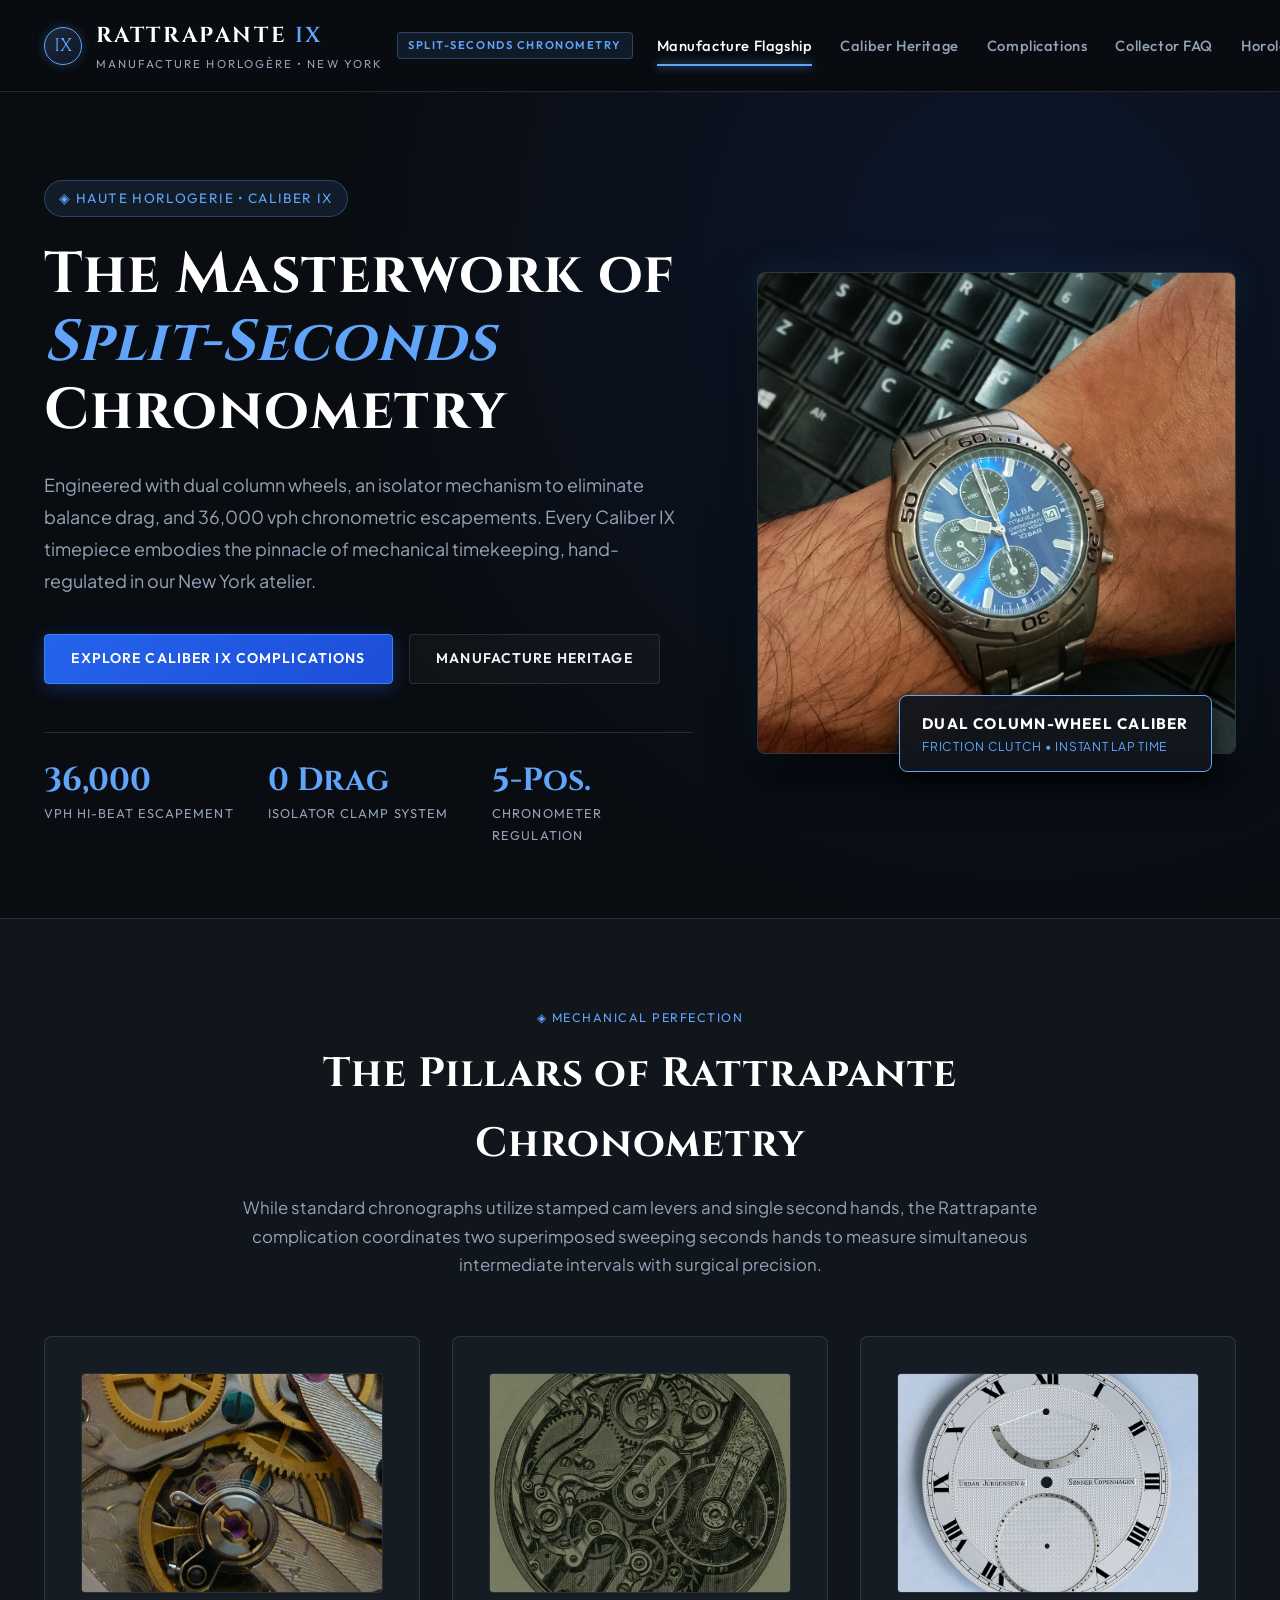
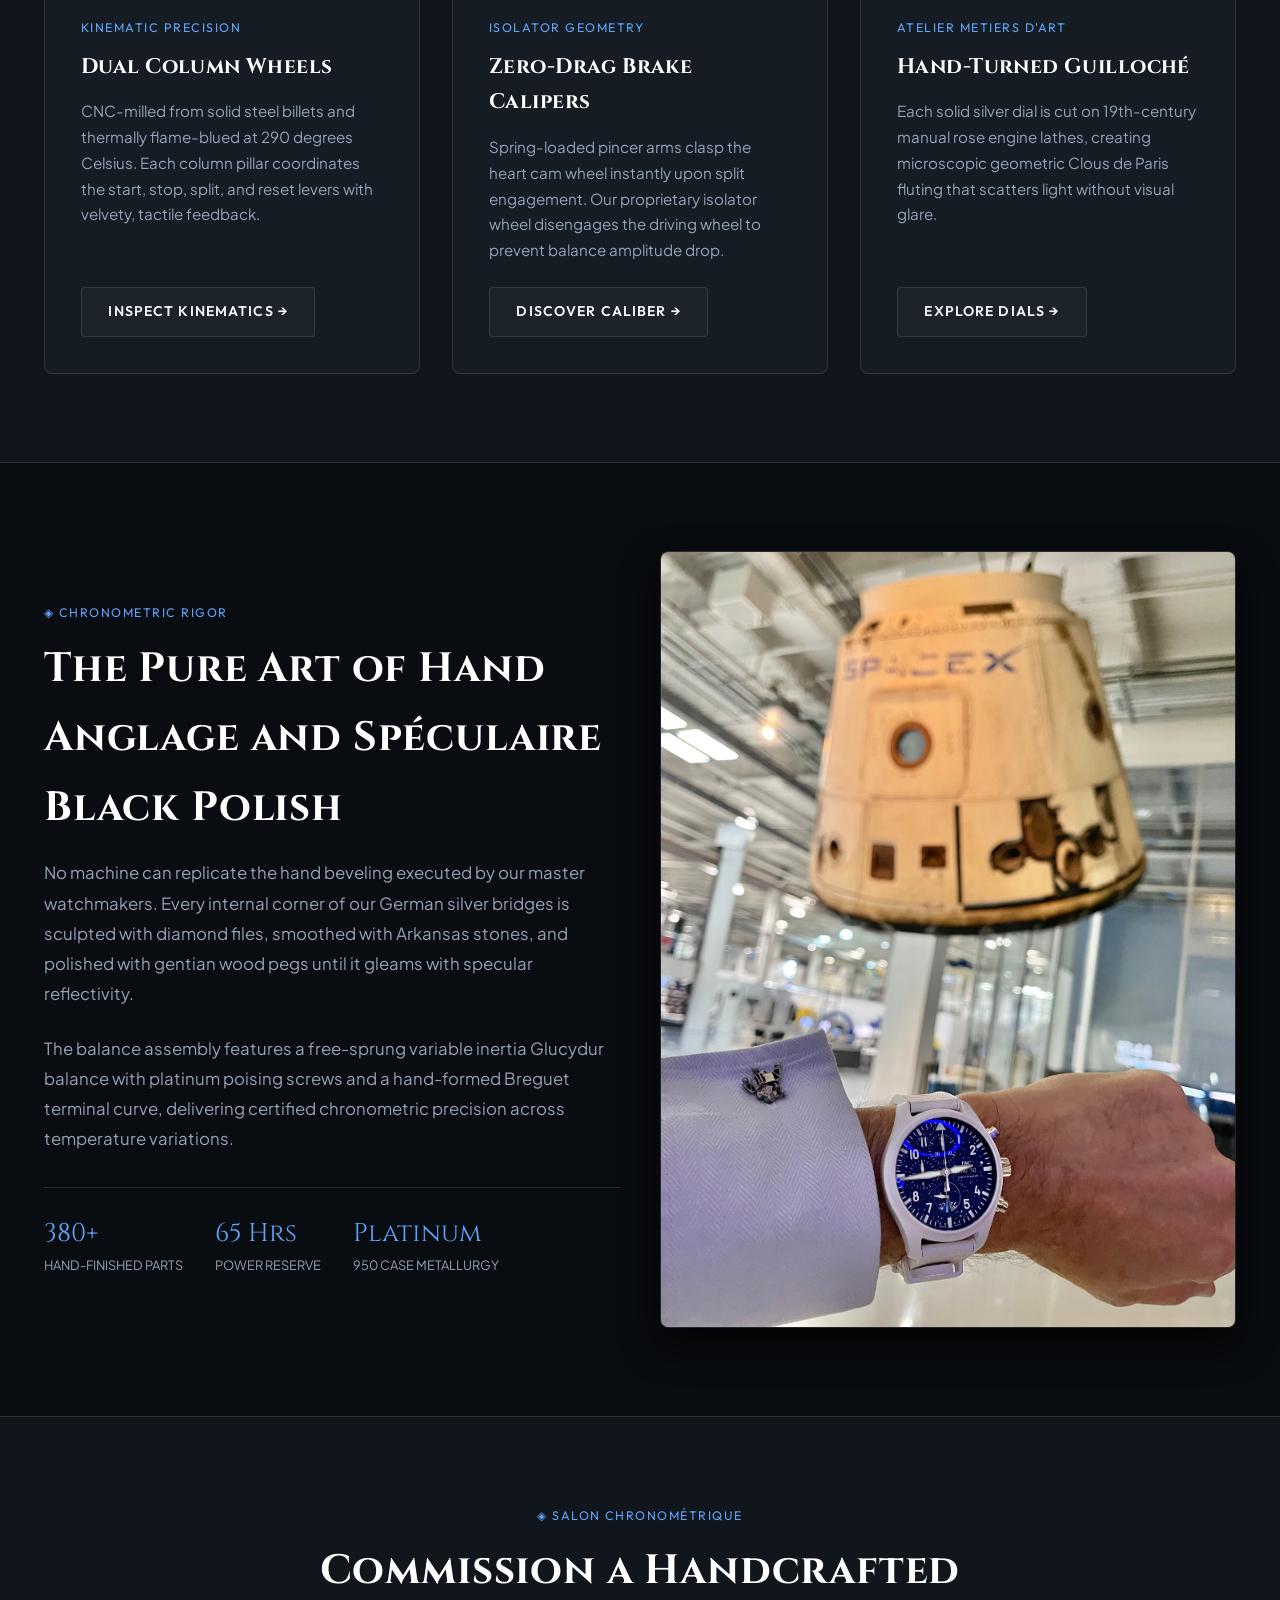
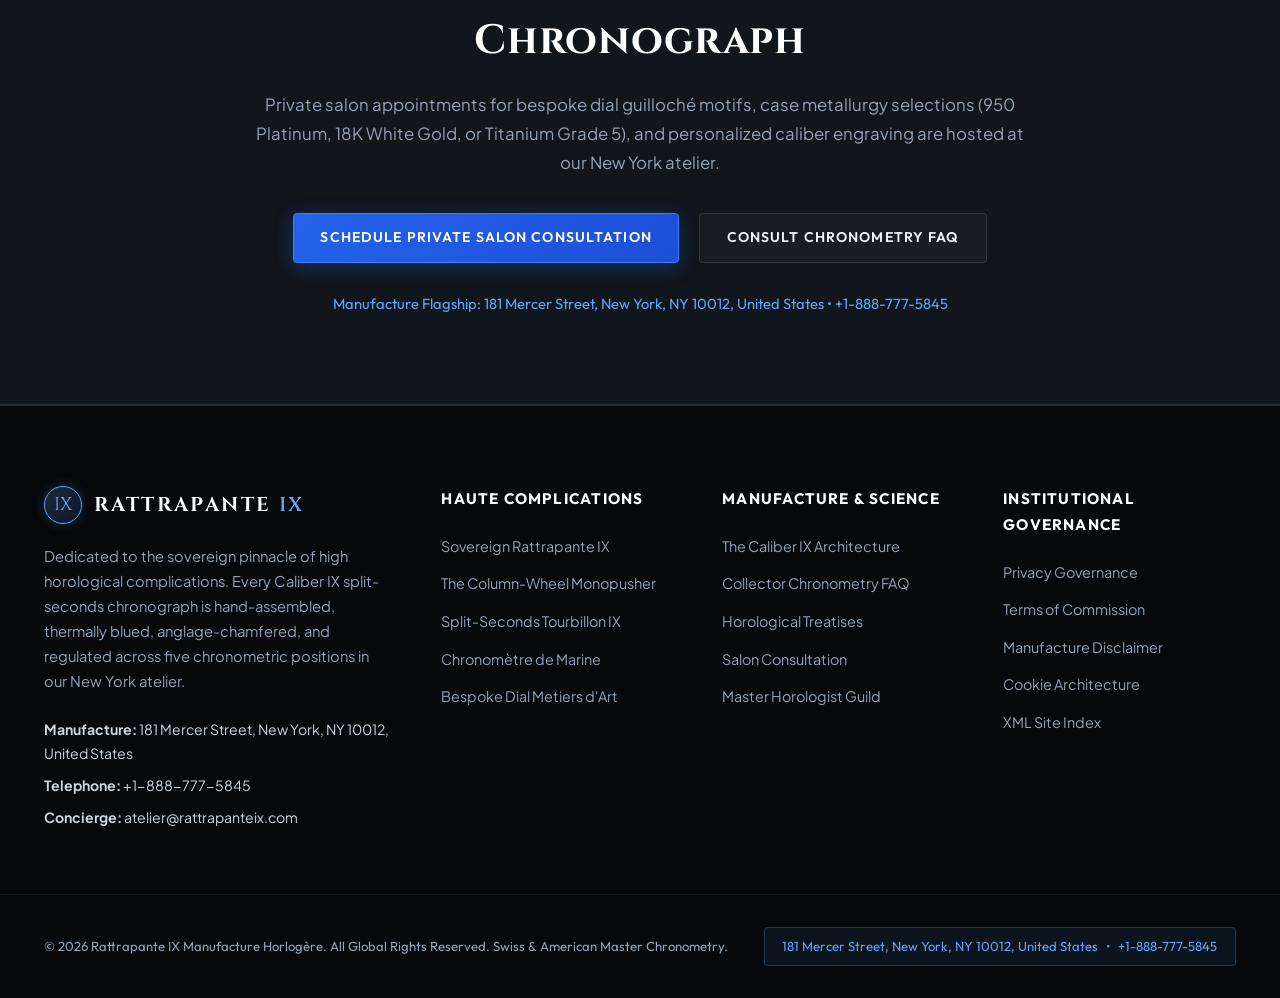
<file: index.html>
<!DOCTYPE html>
<html lang="en">
<head>
    <!-- Google tag (gtag.js) -->
    <script async src="https://www.googletagmanager.com/gtag/js?id=G-0LY0HY7L01"></script>
    <script>
      window.dataLayer = window.dataLayer || [];
      function gtag(){dataLayer.push(arguments);}
      gtag('js', new Date());
      gtag('config', 'G-0LY0HY7L01');
    </script>
    <meta charset="UTF-8">
    <meta name="viewport" content="width=device-width, initial-scale=1.0">
    <title>The Sovereign Split-Seconds Chronograph | Rattrapante IX Haute Horlogerie</title>
    <meta name="description" content="Rattrapante IX crafts handcrafted split-seconds chronographs featuring dual column-wheel architecture, isolator mechanisms, and hand-anglage finishing at 181 Mercer Street, New York.">
    <link rel="canonical" href="https://rattrapanteix.com/">
    
    <!-- Open Graph -->
    <meta property="og:title" content="The Sovereign Split-Seconds Chronograph | Rattrapante IX Haute Horlogerie">
    <meta property="og:description" content="Rattrapante IX crafts handcrafted split-seconds chronographs featuring dual column-wheel architecture, isolator mechanisms, and hand-anglage finishing at 181 Mercer Street, New York.">
    <meta property="og:type" content="website">
    <meta property="og:url" content="https://rattrapanteix.com/">
    <meta property="og:image" content="https://rattrapanteix.com/assets/images/rattrapante-hero-chronograph-split-second.jpg">

    <!-- Google Fonts -->
    <link rel="preconnect" href="https://fonts.googleapis.com">
    <link rel="preconnect" href="https://fonts.gstatic.com" crossorigin>
    <link href="https://fonts.googleapis.com/css2?family=Cinzel:wght@500;600;700;800&family=Outfit:wght@300;400;500;600;700&family=Plus+Jakarta+Sans:ital,wght@0,300;0,400;0,500;0,600;0,700;1,400&display=swap" rel="stylesheet">
    
    <link rel="stylesheet" href="assets/css/style.css">
</head>
<body>
    <!-- Header -->
    <header class="site-header">
        <div class="container header-inner">
            <a href="index.html" class="brand-logo" aria-label="Rattrapante IX Haute Horlogerie Home">
                <div class="brand-crest">IX</div>
                <div class="brand-text-wrap">
                    <div class="brand-name">RATTRAPANTE <span>IX</span></div>
                    <div class="brand-sub">Manufacture Horlog&egrave;re &bull; New York</div>
                </div>
                <span class="brand-badge">SPLIT-SECONDS CHRONOMETRY</span>
            </a>
            <nav class="main-nav" aria-label="Main Navigation">
                <a href="index.html" class="nav-link active">Manufacture Flagship</a>
                <a href="about.html" class="nav-link ">Caliber Heritage</a>
                <a href="services.html" class="nav-link ">Complications</a>
                <a href="faq.html" class="nav-link ">Collector FAQ</a>
                <a href="blog.html" class="nav-link ">Horological Treatises</a>
            </nav>
            <div class="header-actions">
                <a href="contact.html" class="btn btn-primary">Commission Timepiece</a>
                <button class="drawer-toggle" id="drawer-toggle" aria-label="Toggle Navigation Menu">&#9776;</button>
            </div>
        </div>
    </header>

    <!-- Mobile Drawer -->
    <div class="mobile-drawer" id="mobile-drawer" aria-label="Mobile Navigation Menu">
        <a href="index.html">Manufacture Flagship</a>
        <a href="about.html">Caliber Heritage</a>
        <a href="services.html">Complications</a>
        <a href="faq.html">Collector FAQ</a>
        <a href="blog.html">Horological Treatises</a>
        <a href="contact.html" style="color: var(--color-ice-blue); font-weight: 600; margin-top: 1rem;">Commission Timepiece &rarr;</a>
    </div>

    <main>
        <!-- Hero Section -->
        <section class="hero-section">
            <div class="container hero-grid">
                <div class="hero-content">
                    <div class="hero-tag">&#9672; HAUTE HORLOGERIE &bull; CALIBER IX</div>
                    <h1 class="hero-title">The Masterwork of <span>Split-Seconds</span> Chronometry</h1>
                    <p class="hero-lead">
                        Engineered with dual column wheels, an isolator mechanism to eliminate balance drag, and 36,000 vph chronometric escapements. Every Caliber IX timepiece embodies the pinnacle of mechanical timekeeping, hand-regulated in our New York atelier.
                    </p>
                    <div style="display: flex; gap: 1rem; flex-wrap: wrap;">
                        <a href="services.html" class="btn btn-primary">Explore Caliber IX Complications</a>
                        <a href="about.html" class="btn btn-outline">Manufacture Heritage</a>
                    </div>

                    <div class="hero-stats">
                        <div class="stat-item">
                            <div class="stat-number">36,000</div>
                            <div class="stat-label">VPH Hi-Beat Escapement</div>
                        </div>
                        <div class="stat-item">
                            <div class="stat-number">0 Drag</div>
                            <div class="stat-label">Isolator Clamp System</div>
                        </div>
                        <div class="stat-item">
                            <div class="stat-number">5-Pos.</div>
                            <div class="stat-label">Chronometer Regulation</div>
                        </div>
                    </div>
                </div>

                <div class="hero-media">
                    <div class="hero-image-wrap">
                        <img src="assets/images/rattrapante-hero-chronograph-split-second.jpg" alt="Rattrapante IX split-seconds chronograph wristwatch with flame-blued hands and platinum case">
                    </div>
                    <div class="hero-badge-overlay">
                        <div class="badge-val">DUAL COLUMN-WHEEL CALIBER</div>
                        <div class="badge-sub">Friction Clutch &bull; Instant Lap Time</div>
                    </div>
                </div>
            </div>
        </section>

        <!-- Pillars of Haute Horlogerie -->
        <section class="section section-alt">
            <div class="container">
                <div class="section-header">
                    <div class="card-tag">&#9672; MECHANICAL PERFECTION</div>
                    <h2 class="section-title">The Pillars of Rattrapante Chronometry</h2>
                    <p class="section-subtitle">
                        While standard chronographs utilize stamped cam levers and single second hands, the Rattrapante complication coordinates two superimposed sweeping seconds hands to measure simultaneous intermediate intervals with surgical precision.
                    </p>
                </div>

                <div class="grid-3">
                    <div class="card">
                        <div class="card-img-wrap">
                            <img src="assets/images/rattrapante-column-wheel-movement-macro.jpg" alt="Macro photograph of dual blued steel column wheels inside chronograph movement">
                        </div>
                        <div class="card-tag">Kinematic Precision</div>
                        <h3 class="card-title">Dual Column Wheels</h3>
                        <p class="card-text">
                            CNC-milled from solid steel billets and thermally flame-blued at 290 degrees Celsius. Each column pillar coordinates the start, stop, split, and reset levers with velvety, tactile feedback.
                        </p>
                        <a href="services.html" class="btn btn-outline" style="align-self: flex-start;">Inspect Kinematics &rarr;</a>
                    </div>

                    <div class="card">
                        <div class="card-img-wrap">
                            <img src="assets/images/rattrapante-split-seconds-clamp-caliper.jpg" alt="Close-up of split-second brake clamp caliper clutching the rattrapante wheel">
                        </div>
                        <div class="card-tag">Isolator Geometry</div>
                        <h3 class="card-title">Zero-Drag Brake Calipers</h3>
                        <p class="card-text">
                            Spring-loaded pincer arms clasp the heart cam wheel instantly upon split engagement. Our proprietary isolator wheel disengages the driving wheel to prevent balance amplitude drop.
                        </p>
                        <a href="services.html" class="btn btn-outline" style="align-self: flex-start;">Discover Caliber &rarr;</a>
                    </div>

                    <div class="card">
                        <div class="card-img-wrap">
                            <img src="assets/images/rattrapante-dial-guilloche-rose-engine.jpg" alt="Hand-turned Clous de Paris rose engine guilloche dial with blue chapter ring">
                        </div>
                        <div class="card-tag">Atelier Metiers d'Art</div>
                        <h3 class="card-title">Hand-Turned Guilloch&eacute;</h3>
                        <p class="card-text">
                            Each solid silver dial is cut on 19th-century manual rose engine lathes, creating microscopic geometric Clous de Paris fluting that scatters light without visual glare.
                        </p>
                        <a href="services.html" class="btn btn-outline" style="align-self: flex-start;">Explore Dials &rarr;</a>
                    </div>
                </div>
            </div>
        </section>

        <!-- Movement Anatomy Feature -->
        <section class="section">
            <div class="container">
                <div class="grid-2" style="align-items: center;">
                    <div>
                        <div class="card-tag">&#9672; CHRONOMETRIC RIGOR</div>
                        <h2 class="section-title">The Pure Art of Hand Anglage and Sp&eacute;culaire Black Polish</h2>
                        <p style="color: var(--color-text-muted); font-size: 1.05rem; line-height: 1.8; margin-bottom: 1.5rem;">
                            No machine can replicate the hand beveling executed by our master watchmakers. Every internal corner of our German silver bridges is sculpted with diamond files, smoothed with Arkansas stones, and polished with gentian wood pegs until it gleams with specular reflectivity.
                        </p>
                        <p style="color: var(--color-text-muted); font-size: 1.05rem; line-height: 1.8; margin-bottom: 2rem;">
                            The balance assembly features a free-sprung variable inertia Glucydur balance with platinum poising screws and a hand-formed Breguet terminal curve, delivering certified chronometric precision across temperature variations.
                        </p>
                        <div style="display: flex; gap: 2rem; border-top: 1px solid var(--color-border); padding-top: 1.5rem;">
                            <div>
                                <div style="font-family: var(--font-heading); font-size: 1.6rem; color: var(--color-ice-blue);">380+</div>
                                <div style="font-size: 0.8rem; color: var(--color-text-muted); text-transform: uppercase;">Hand-Finished Parts</div>
                            </div>
                            <div>
                                <div style="font-family: var(--font-heading); font-size: 1.6rem; color: var(--color-ice-blue);">65 Hrs</div>
                                <div style="font-size: 0.8rem; color: var(--color-text-muted); text-transform: uppercase;">Power Reserve</div>
                            </div>
                            <div>
                                <div style="font-family: var(--font-heading); font-size: 1.6rem; color: var(--color-ice-blue);">Platinum</div>
                                <div style="font-size: 0.8rem; color: var(--color-text-muted); text-transform: uppercase;">950 Case Metallurgy</div>
                            </div>
                        </div>
                    </div>

                    <div style="position: relative;">
                        <div style="border-radius: var(--radius); overflow: hidden; border: 1px solid var(--color-border); box-shadow: 0 16px 36px rgba(0, 0, 0, 0.7);">
                            <img src="assets/images/rattrapante-sapphire-caseback-view.jpg" alt="Exhibition sapphire crystal caseback view revealing hand-beveled cotes de geneve bridges">
                        </div>
                    </div>
                </div>
            </div>
        </section>

        <!-- Private Salon Invitation -->
        <section class="section section-alt" style="text-align: center;">
            <div class="container" style="max-width: 820px;">
                <div class="card-tag">&#9672; SALON CHRONOM&Eacute;TRIQUE</div>
                <h2 class="section-title">Commission a Handcrafted Chronograph</h2>
                <p class="section-subtitle" style="margin-bottom: 2.25rem;">
                    Private salon appointments for bespoke dial guilloché motifs, case metallurgy selections (950 Platinum, 18K White Gold, or Titanium Grade 5), and personalized caliber engraving are hosted at our New York atelier.
                </p>
                <div style="display: flex; justify-content: center; gap: 1.25rem; flex-wrap: wrap;">
                    <a href="contact.html" class="btn btn-primary">Schedule Private Salon Consultation</a>
                    <a href="faq.html" class="btn btn-outline">Consult Chronometry FAQ</a>
                </div>
                <div style="margin-top: 1.75rem; font-family: var(--font-sub); font-size: 0.92rem; color: var(--color-ice-blue);">
                    Manufacture Flagship: 181 Mercer Street, New York, NY 10012, United States &bull; +1-888-777-5845
                </div>
            </div>
        </section>
    </main>
    <!-- Site Footer -->
    <footer class="site-footer">
        <div class="container footer-grid">
            <div class="footer-col brand-col">
                <div class="footer-logo">
                    <div class="brand-crest">IX</div>
                    <div class="brand-name" style="font-size: 1.25rem;">RATTRAPANTE <span>IX</span></div>
                </div>
                <p class="footer-bio">
                    Dedicated to the sovereign pinnacle of high horological complications. Every Caliber IX split-seconds chronograph is hand-assembled, thermally blued, anglage-chamfered, and regulated across five chronometric positions in our New York atelier.
                </p>
                <div class="footer-contact-details">
                    <p class="contact-line"><strong>Manufacture:</strong> 181 Mercer Street, New York, NY 10012, United States</p>
                    <p class="contact-line"><strong>Telephone:</strong> +1-888-777-5845</p>
                    <p class="contact-line"><strong>Concierge:</strong> atelier@rattrapanteix.com</p>
                </div>
            </div>

            <div class="footer-col">
                <h4 class="footer-heading">Haute Complications</h4>
                <ul class="footer-links">
                    <li><a href="services.html#split-seconds">Sovereign Rattrapante IX</a></li>
                    <li><a href="services.html#monopusher">The Column-Wheel Monopusher</a></li>
                    <li><a href="services.html#tourbillon">Split-Seconds Tourbillon IX</a></li>
                    <li><a href="services.html#chronometre">Chronom&egrave;tre de Marine</a></li>
                    <li><a href="services.html#bespoke">Bespoke Dial Metiers d'Art</a></li>
                </ul>
            </div>

            <div class="footer-col">
                <h4 class="footer-heading">Manufacture &amp; Science</h4>
                <ul class="footer-links">
                    <li><a href="about.html">The Caliber IX Architecture</a></li>
                    <li><a href="faq.html">Collector Chronometry FAQ</a></li>
                    <li><a href="blog.html">Horological Treatises</a></li>
                    <li><a href="contact.html">Salon Consultation</a></li>
                    <li><a href="about.html#master-watchmaker">Master Horologist Guild</a></li>
                </ul>
            </div>

            <div class="footer-col">
                <h4 class="footer-heading">Institutional Governance</h4>
                <ul class="footer-links">
                    <li><a href="privacy-policy.html">Privacy Governance</a></li>
                    <li><a href="terms-and-conditions.html">Terms of Commission</a></li>
                    <li><a href="disclaimer.html">Manufacture Disclaimer</a></li>
                    <li><a href="cookie-policy.html">Cookie Architecture</a></li>
                    <li><a href="sitemap.xml">XML Site Index</a></li>
                </ul>
            </div>
        </div>

        <div class="footer-bottom">
            <div class="container footer-bottom-inner">
                <p>&copy; 2026 Rattrapante IX Manufacture Horlog&egrave;re. All Global Rights Reserved. Swiss &amp; American Master Chronometry.</p>
                <div class="institutional-badge">
                    <span>181 Mercer Street, New York, NY 10012, United States</span> &bull; <span>+1-888-777-5845</span>
                </div>
            </div>
        </div>
    </footer>

    <script src="assets/js/main.js"></script>
</body>
</html>
</file>
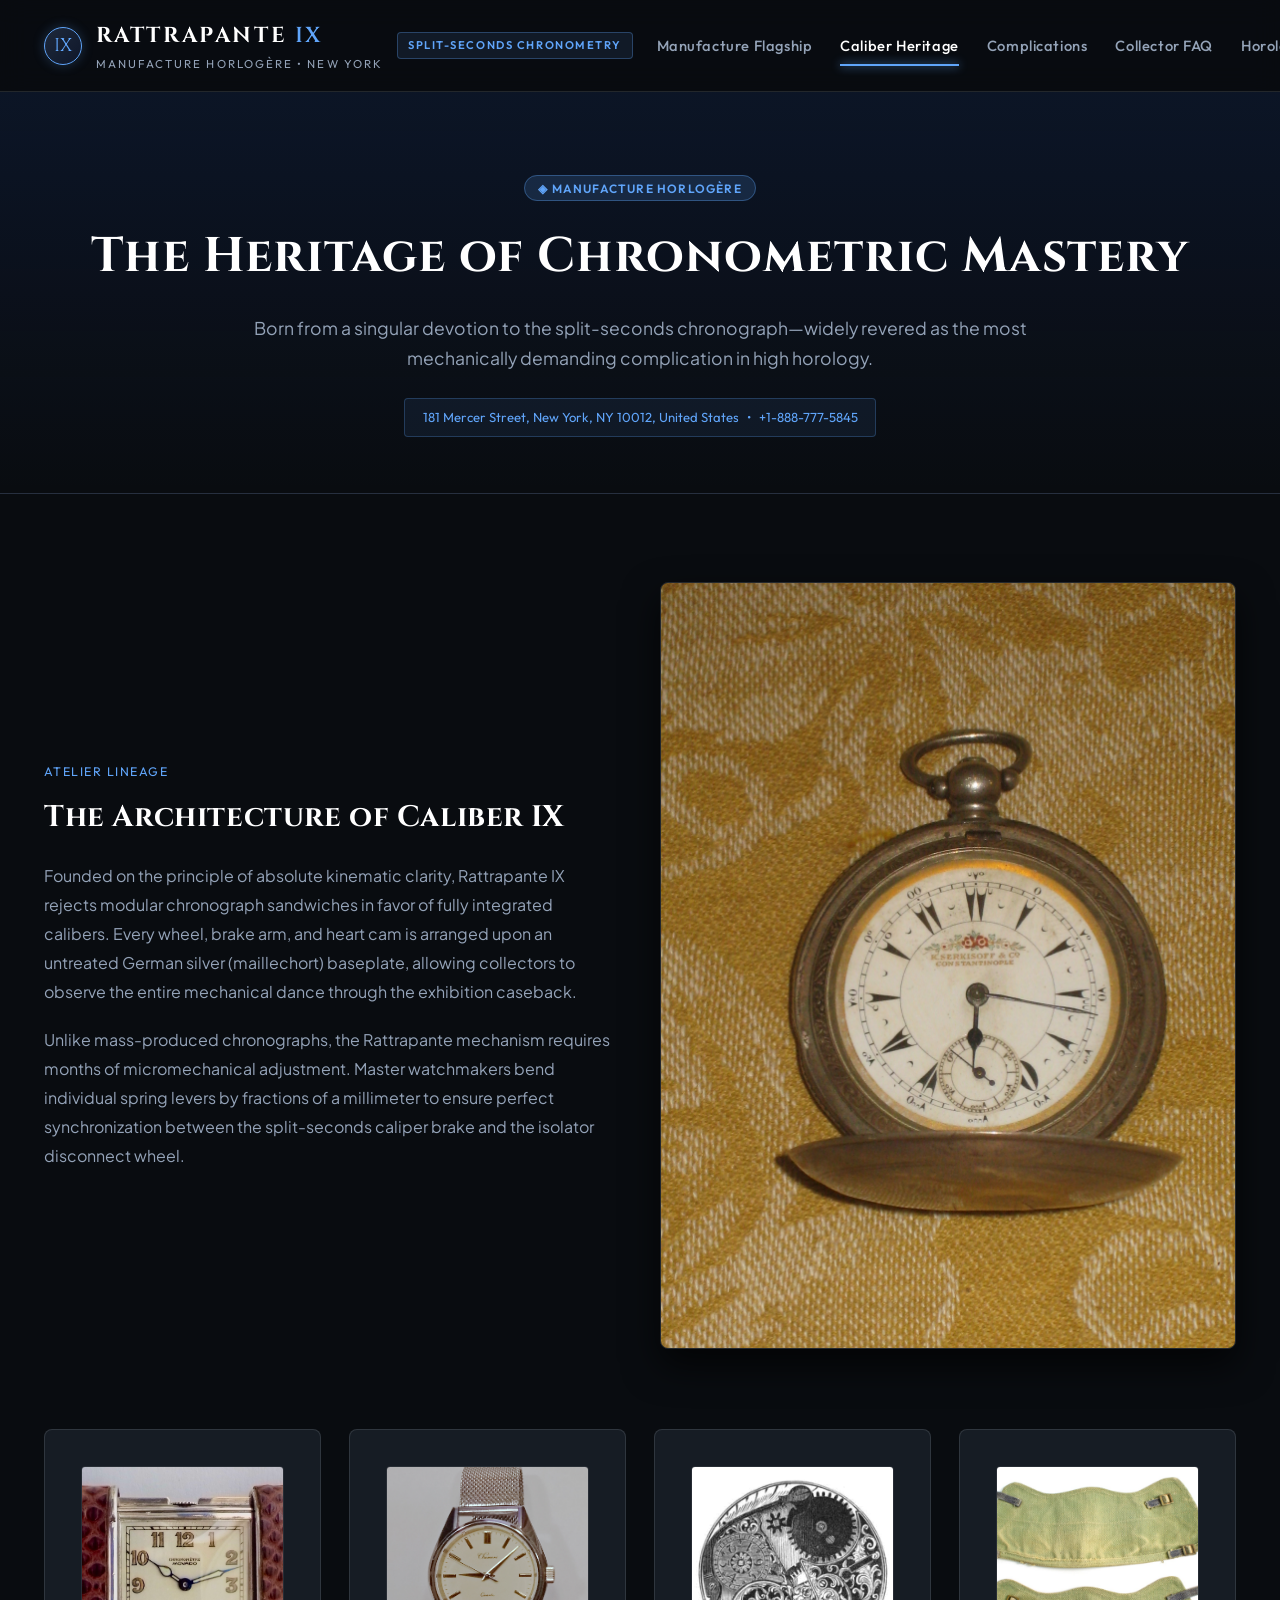
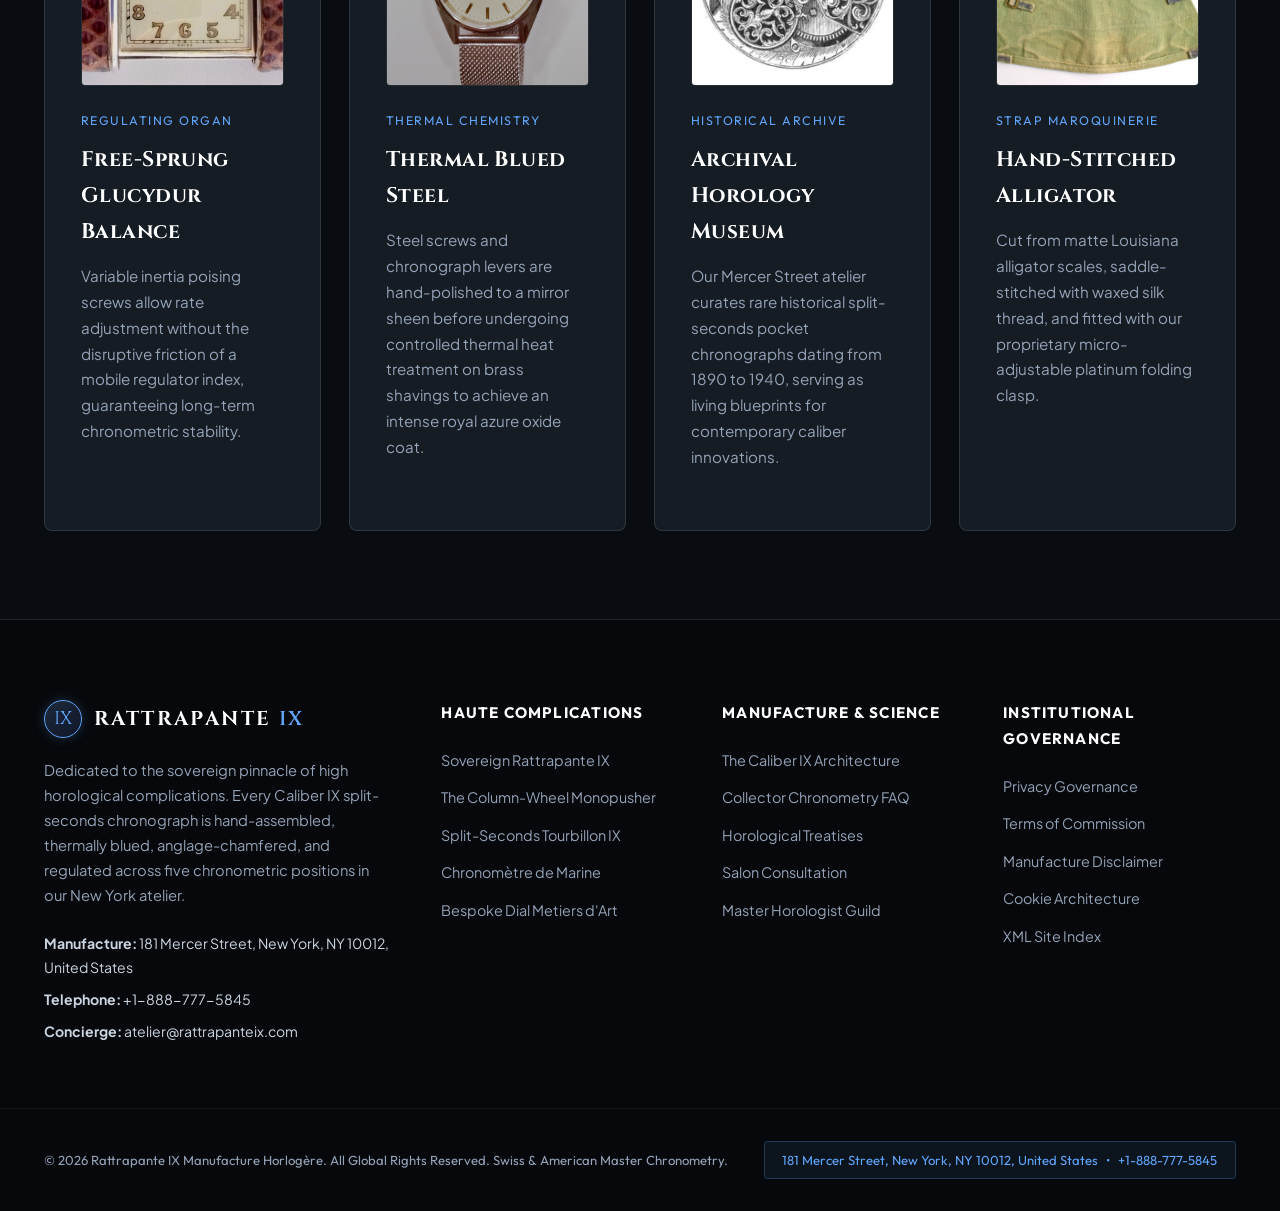
<file: about.html>
<!DOCTYPE html>
<html lang="en">
<head>
    <!-- Google tag (gtag.js) -->
    <script async src="https://www.googletagmanager.com/gtag/js?id=G-0LY0HY7L01"></script>
    <script>
      window.dataLayer = window.dataLayer || [];
      function gtag(){dataLayer.push(arguments);}
      gtag('js', new Date());
      gtag('config', 'G-0LY0HY7L01');
    </script>
    <meta charset="UTF-8">
    <meta name="viewport" content="width=device-width, initial-scale=1.0">
    <title>Caliber Heritage & Watchmaking Philosophy | Rattrapante IX Haute Horlogerie</title>
    <meta name="description" content="Discover the lineage of Rattrapante IX, our dual column-wheel movement architecture, free-sprung chronometer balances, and artisan workshops at 181 Mercer Street.">
    <link rel="canonical" href="https://rattrapanteix.com/">
    
    <!-- Open Graph -->
    <meta property="og:title" content="Caliber Heritage & Watchmaking Philosophy | Rattrapante IX Haute Horlogerie">
    <meta property="og:description" content="Discover the lineage of Rattrapante IX, our dual column-wheel movement architecture, free-sprung chronometer balances, and artisan workshops at 181 Mercer Street.">
    <meta property="og:type" content="website">
    <meta property="og:url" content="https://rattrapanteix.com/">
    <meta property="og:image" content="https://rattrapanteix.com/assets/images/rattrapante-hero-chronograph-split-second.jpg">

    <!-- Google Fonts -->
    <link rel="preconnect" href="https://fonts.googleapis.com">
    <link rel="preconnect" href="https://fonts.gstatic.com" crossorigin>
    <link href="https://fonts.googleapis.com/css2?family=Cinzel:wght@500;600;700;800&family=Outfit:wght@300;400;500;600;700&family=Plus+Jakarta+Sans:ital,wght@0,300;0,400;0,500;0,600;0,700;1,400&display=swap" rel="stylesheet">
    
    <link rel="stylesheet" href="assets/css/style.css">
</head>
<body>
    <!-- Header -->
    <header class="site-header">
        <div class="container header-inner">
            <a href="index.html" class="brand-logo" aria-label="Rattrapante IX Haute Horlogerie Home">
                <div class="brand-crest">IX</div>
                <div class="brand-text-wrap">
                    <div class="brand-name">RATTRAPANTE <span>IX</span></div>
                    <div class="brand-sub">Manufacture Horlog&egrave;re &bull; New York</div>
                </div>
                <span class="brand-badge">SPLIT-SECONDS CHRONOMETRY</span>
            </a>
            <nav class="main-nav" aria-label="Main Navigation">
                <a href="index.html" class="nav-link ">Manufacture Flagship</a>
                <a href="about.html" class="nav-link active">Caliber Heritage</a>
                <a href="services.html" class="nav-link ">Complications</a>
                <a href="faq.html" class="nav-link ">Collector FAQ</a>
                <a href="blog.html" class="nav-link ">Horological Treatises</a>
            </nav>
            <div class="header-actions">
                <a href="contact.html" class="btn btn-primary">Commission Timepiece</a>
                <button class="drawer-toggle" id="drawer-toggle" aria-label="Toggle Navigation Menu">&#9776;</button>
            </div>
        </div>
    </header>

    <!-- Mobile Drawer -->
    <div class="mobile-drawer" id="mobile-drawer" aria-label="Mobile Navigation Menu">
        <a href="index.html">Manufacture Flagship</a>
        <a href="about.html">Caliber Heritage</a>
        <a href="services.html">Complications</a>
        <a href="faq.html">Collector FAQ</a>
        <a href="blog.html">Horological Treatises</a>
        <a href="contact.html" style="color: var(--color-ice-blue); font-weight: 600; margin-top: 1rem;">Commission Timepiece &rarr;</a>
    </div>

    <main>
        <section class="page-masthead">
            <div class="container">
                <span class="category-badge">&#9672; MANUFACTURE HORLOG&Egrave;RE</span>
                <h1 class="page-title">The Heritage of Chronometric Mastery</h1>
                <p class="page-subtitle">
                    Born from a singular devotion to the split-seconds chronograph—widely revered as the most mechanically demanding complication in high horology.
                </p>
                <div class="institutional-badge" style="margin-top: 1.5rem;">
                    <span>181 Mercer Street, New York, NY 10012, United States</span> &bull; <span>+1-888-777-5845</span>
                </div>
            </div>
        </section>

        <section class="section">
            <div class="container">
                <div class="grid-2" style="align-items: center; margin-bottom: 5rem;">
                    <div>
                        <div class="card-tag">Atelier Lineage</div>
                        <h2 style="font-size: 1.85rem; margin-bottom: 1.25rem;">The Architecture of Caliber IX</h2>
                        <p style="color: var(--color-text-muted); line-height: 1.8; margin-bottom: 1.25rem;">
                            Founded on the principle of absolute kinematic clarity, Rattrapante IX rejects modular chronograph sandwiches in favor of fully integrated calibers. Every wheel, brake arm, and heart cam is arranged upon an untreated German silver (maillechort) baseplate, allowing collectors to observe the entire mechanical dance through the exhibition caseback.
                        </p>
                        <p style="color: var(--color-text-muted); line-height: 1.8;">
                            Unlike mass-produced chronographs, the Rattrapante mechanism requires months of micromechanical adjustment. Master watchmakers bend individual spring levers by fractions of a millimeter to ensure perfect synchronization between the split-seconds caliper brake and the isolator disconnect wheel.
                        </p>
                    </div>
                    <div style="border-radius: var(--radius); overflow: hidden; border: 1px solid var(--color-border); box-shadow: 0 16px 36px rgba(0, 0, 0, 0.7);">
                        <img src="assets/images/rattrapante-watchmaker-loupe-workbench.jpg" alt="Master watchmaker inspecting movement balance with loupe at Mercer Street workbench">
                    </div>
                </div>

                <div class="grid-4">
                    <div class="card">
                        <div class="card-img-wrap">
                            <img src="assets/images/rattrapante-balance-wheel-hairspring-macro.jpg" alt="Macro photograph of ticking Glucydur balance wheel and Breguet overcoil hairspring">
                        </div>
                        <div class="card-tag">Regulating Organ</div>
                        <h3 class="card-title">Free-Sprung Glucydur Balance</h3>
                        <p class="card-text">
                            Variable inertia poising screws allow rate adjustment without the disruptive friction of a mobile regulator index, guaranteeing long-term chronometric stability.
                        </p>
                    </div>

                    <div class="card">
                        <div class="card-img-wrap">
                            <img src="assets/images/rattrapante-blued-steel-screws-anglage.jpg" alt="Close-up of thermal heat-blued screws and hand anglage bridge beveling">
                        </div>
                        <div class="card-tag">Thermal Chemistry</div>
                        <h3 class="card-title">Thermal Blued Steel</h3>
                        <p class="card-text">
                            Steel screws and chronograph levers are hand-polished to a mirror sheen before undergoing controlled thermal heat treatment on brass shavings to achieve an intense royal azure oxide coat.
                        </p>
                    </div>

                    <div class="card">
                        <div class="card-img-wrap">
                            <img src="assets/images/rattrapante-vintage-pocket-chronograph.jpg" alt="Historical archival pocket watch split-seconds chronograph caliber">
                        </div>
                        <div class="card-tag">Historical Archive</div>
                        <h3 class="card-title">Archival Horology Museum</h3>
                        <p class="card-text">
                            Our Mercer Street atelier curates rare historical split-seconds pocket chronographs dating from 1890 to 1940, serving as living blueprints for contemporary caliber innovations.
                        </p>
                    </div>

                    <div class="card">
                        <div class="card-img-wrap">
                            <img src="assets/images/rattrapante-alligator-strap-deployment-clasp.jpg" alt="Hand-stitched matte anthracite alligator leather strap with folding platinum clasp">
                        </div>
                        <div class="card-tag">Strap Maroquinerie</div>
                        <h3 class="card-title">Hand-Stitched Alligator</h3>
                        <p class="card-text">
                            Cut from matte Louisiana alligator scales, saddle-stitched with waxed silk thread, and fitted with our proprietary micro-adjustable platinum folding clasp.
                        </p>
                    </div>
                </div>
            </div>
        </section>
    </main>
    <!-- Site Footer -->
    <footer class="site-footer">
        <div class="container footer-grid">
            <div class="footer-col brand-col">
                <div class="footer-logo">
                    <div class="brand-crest">IX</div>
                    <div class="brand-name" style="font-size: 1.25rem;">RATTRAPANTE <span>IX</span></div>
                </div>
                <p class="footer-bio">
                    Dedicated to the sovereign pinnacle of high horological complications. Every Caliber IX split-seconds chronograph is hand-assembled, thermally blued, anglage-chamfered, and regulated across five chronometric positions in our New York atelier.
                </p>
                <div class="footer-contact-details">
                    <p class="contact-line"><strong>Manufacture:</strong> 181 Mercer Street, New York, NY 10012, United States</p>
                    <p class="contact-line"><strong>Telephone:</strong> +1-888-777-5845</p>
                    <p class="contact-line"><strong>Concierge:</strong> atelier@rattrapanteix.com</p>
                </div>
            </div>

            <div class="footer-col">
                <h4 class="footer-heading">Haute Complications</h4>
                <ul class="footer-links">
                    <li><a href="services.html#split-seconds">Sovereign Rattrapante IX</a></li>
                    <li><a href="services.html#monopusher">The Column-Wheel Monopusher</a></li>
                    <li><a href="services.html#tourbillon">Split-Seconds Tourbillon IX</a></li>
                    <li><a href="services.html#chronometre">Chronom&egrave;tre de Marine</a></li>
                    <li><a href="services.html#bespoke">Bespoke Dial Metiers d'Art</a></li>
                </ul>
            </div>

            <div class="footer-col">
                <h4 class="footer-heading">Manufacture &amp; Science</h4>
                <ul class="footer-links">
                    <li><a href="about.html">The Caliber IX Architecture</a></li>
                    <li><a href="faq.html">Collector Chronometry FAQ</a></li>
                    <li><a href="blog.html">Horological Treatises</a></li>
                    <li><a href="contact.html">Salon Consultation</a></li>
                    <li><a href="about.html#master-watchmaker">Master Horologist Guild</a></li>
                </ul>
            </div>

            <div class="footer-col">
                <h4 class="footer-heading">Institutional Governance</h4>
                <ul class="footer-links">
                    <li><a href="privacy-policy.html">Privacy Governance</a></li>
                    <li><a href="terms-and-conditions.html">Terms of Commission</a></li>
                    <li><a href="disclaimer.html">Manufacture Disclaimer</a></li>
                    <li><a href="cookie-policy.html">Cookie Architecture</a></li>
                    <li><a href="sitemap.xml">XML Site Index</a></li>
                </ul>
            </div>
        </div>

        <div class="footer-bottom">
            <div class="container footer-bottom-inner">
                <p>&copy; 2026 Rattrapante IX Manufacture Horlog&egrave;re. All Global Rights Reserved. Swiss &amp; American Master Chronometry.</p>
                <div class="institutional-badge">
                    <span>181 Mercer Street, New York, NY 10012, United States</span> &bull; <span>+1-888-777-5845</span>
                </div>
            </div>
        </div>
    </footer>

    <script src="assets/js/main.js"></script>
</body>
</html>
</file>
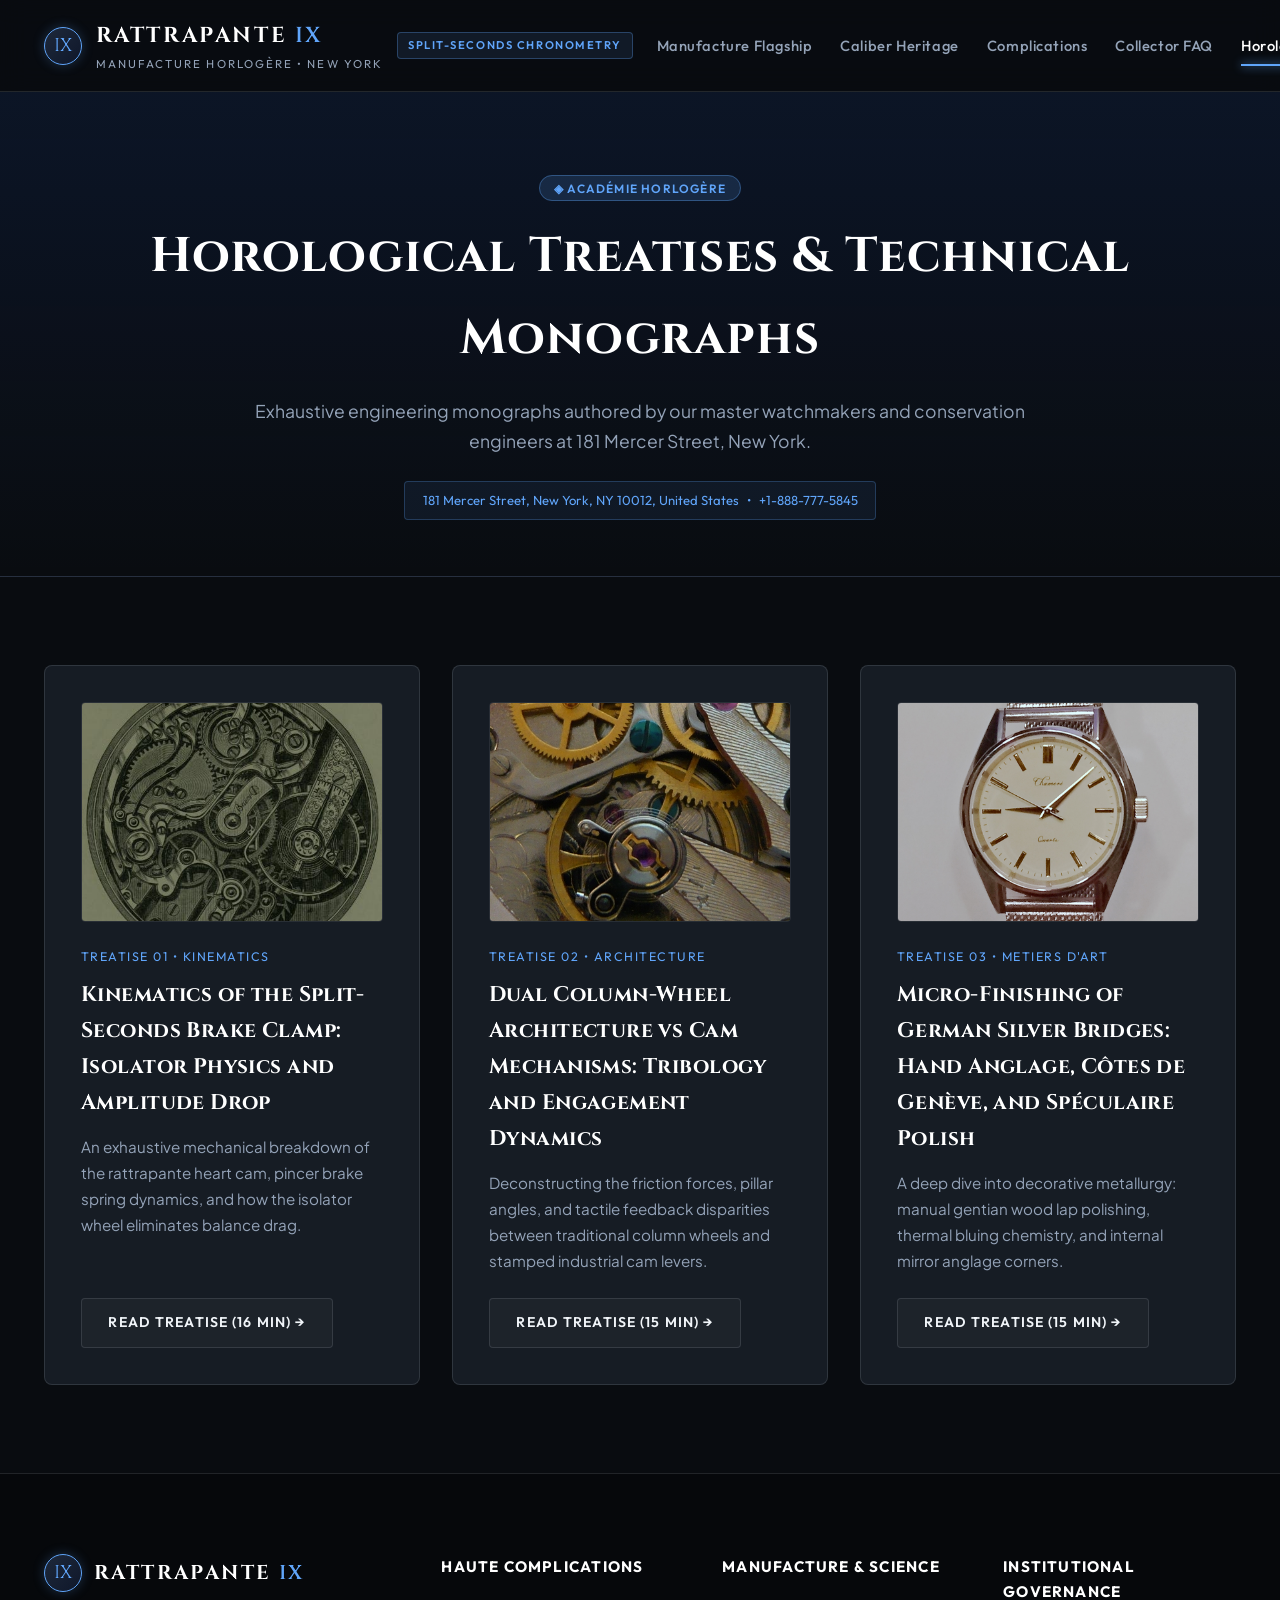
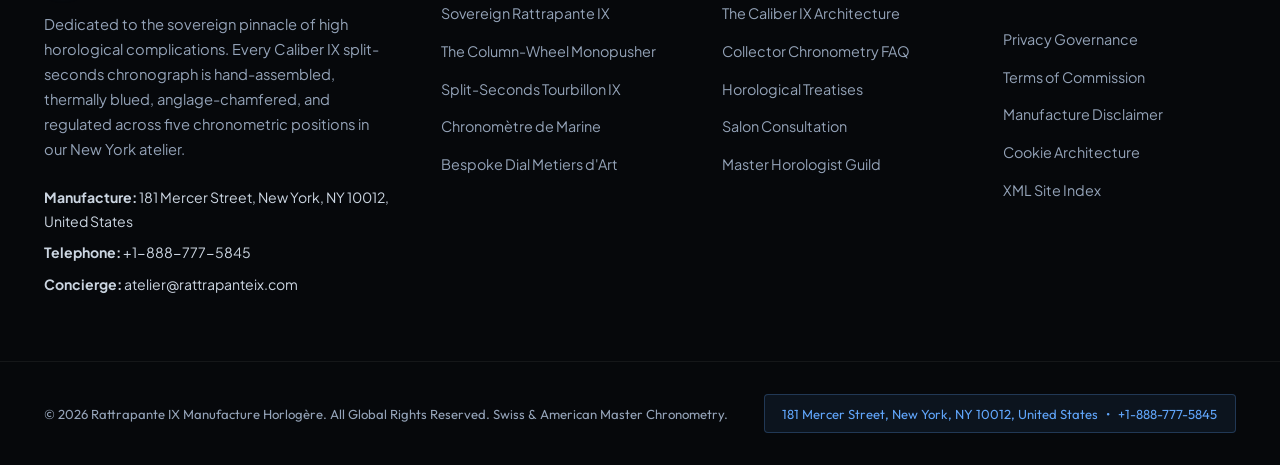
<file: blog.html>
<!DOCTYPE html>
<html lang="en">
<head>
    <!-- Google tag (gtag.js) -->
    <script async src="https://www.googletagmanager.com/gtag/js?id=G-0LY0HY7L01"></script>
    <script>
      window.dataLayer = window.dataLayer || [];
      function gtag(){dataLayer.push(arguments);}
      gtag('js', new Date());
      gtag('config', 'G-0LY0HY7L01');
    </script>
    <meta charset="UTF-8">
    <meta name="viewport" content="width=device-width, initial-scale=1.0">
    <title>Horological Treatises & Chronometric Monographs | Rattrapante IX Haute Horlogerie</title>
    <meta name="description" content="Technical monographs exploring the kinematic physics of split-seconds chronographs, isolator drag mechanics, column wheel geometry, and hand anglage finishing.">
    <link rel="canonical" href="https://rattrapanteix.com/">
    
    <!-- Open Graph -->
    <meta property="og:title" content="Horological Treatises & Chronometric Monographs | Rattrapante IX Haute Horlogerie">
    <meta property="og:description" content="Technical monographs exploring the kinematic physics of split-seconds chronographs, isolator drag mechanics, column wheel geometry, and hand anglage finishing.">
    <meta property="og:type" content="website">
    <meta property="og:url" content="https://rattrapanteix.com/">
    <meta property="og:image" content="https://rattrapanteix.com/assets/images/rattrapante-hero-chronograph-split-second.jpg">

    <!-- Google Fonts -->
    <link rel="preconnect" href="https://fonts.googleapis.com">
    <link rel="preconnect" href="https://fonts.gstatic.com" crossorigin>
    <link href="https://fonts.googleapis.com/css2?family=Cinzel:wght@500;600;700;800&family=Outfit:wght@300;400;500;600;700&family=Plus+Jakarta+Sans:ital,wght@0,300;0,400;0,500;0,600;0,700;1,400&display=swap" rel="stylesheet">
    
    <link rel="stylesheet" href="assets/css/style.css">
</head>
<body>
    <!-- Header -->
    <header class="site-header">
        <div class="container header-inner">
            <a href="index.html" class="brand-logo" aria-label="Rattrapante IX Haute Horlogerie Home">
                <div class="brand-crest">IX</div>
                <div class="brand-text-wrap">
                    <div class="brand-name">RATTRAPANTE <span>IX</span></div>
                    <div class="brand-sub">Manufacture Horlog&egrave;re &bull; New York</div>
                </div>
                <span class="brand-badge">SPLIT-SECONDS CHRONOMETRY</span>
            </a>
            <nav class="main-nav" aria-label="Main Navigation">
                <a href="index.html" class="nav-link ">Manufacture Flagship</a>
                <a href="about.html" class="nav-link ">Caliber Heritage</a>
                <a href="services.html" class="nav-link ">Complications</a>
                <a href="faq.html" class="nav-link ">Collector FAQ</a>
                <a href="blog.html" class="nav-link active">Horological Treatises</a>
            </nav>
            <div class="header-actions">
                <a href="contact.html" class="btn btn-primary">Commission Timepiece</a>
                <button class="drawer-toggle" id="drawer-toggle" aria-label="Toggle Navigation Menu">&#9776;</button>
            </div>
        </div>
    </header>

    <!-- Mobile Drawer -->
    <div class="mobile-drawer" id="mobile-drawer" aria-label="Mobile Navigation Menu">
        <a href="index.html">Manufacture Flagship</a>
        <a href="about.html">Caliber Heritage</a>
        <a href="services.html">Complications</a>
        <a href="faq.html">Collector FAQ</a>
        <a href="blog.html">Horological Treatises</a>
        <a href="contact.html" style="color: var(--color-ice-blue); font-weight: 600; margin-top: 1rem;">Commission Timepiece &rarr;</a>
    </div>

    <main>
        <section class="page-masthead">
            <div class="container">
                <span class="category-badge">&#9672; ACAD&Eacute;MIE HORLOG&Egrave;RE</span>
                <h1 class="page-title">Horological Treatises &amp; Technical Monographs</h1>
                <p class="page-subtitle">
                    Exhaustive engineering monographs authored by our master watchmakers and conservation engineers at 181 Mercer Street, New York.
                </p>
                <div class="institutional-badge" style="margin-top: 1.5rem;">
                    <span>181 Mercer Street, New York, NY 10012, United States</span> &bull; <span>+1-888-777-5845</span>
                </div>
            </div>
        </section>

        <section class="section">
            <div class="container">
                <div class="grid-3">
                    <div class="card">
                        <div class="card-img-wrap">
                            <img src="assets/images/rattrapante-split-seconds-clamp-caliper.jpg" alt="Close-up of split-second brake clamp caliper and isolator wheel">
                        </div>
                        <div class="card-tag">Treatise 01 &bull; Kinematics</div>
                        <h3 class="card-title"><a href="blog/blog-1.html">Kinematics of the Split-Seconds Brake Clamp: Isolator Physics and Amplitude Drop</a></h3>
                        <p class="card-text">
                            An exhaustive mechanical breakdown of the rattrapante heart cam, pincer brake spring dynamics, and how the isolator wheel eliminates balance drag.
                        </p>
                        <a href="blog/blog-1.html" class="btn btn-outline" style="align-self: flex-start;">Read Treatise (16 Min) &rarr;</a>
                    </div>

                    <div class="card">
                        <div class="card-img-wrap">
                            <img src="assets/images/rattrapante-column-wheel-movement-macro.jpg" alt="Dual column-wheel pillars and lateral friction clutch assembly">
                        </div>
                        <div class="card-tag">Treatise 02 &bull; Architecture</div>
                        <h3 class="card-title"><a href="blog/blog-2.html">Dual Column-Wheel Architecture vs Cam Mechanisms: Tribology and Engagement Dynamics</a></h3>
                        <p class="card-text">
                            Deconstructing the friction forces, pillar angles, and tactile feedback disparities between traditional column wheels and stamped industrial cam levers.
                        </p>
                        <a href="blog/blog-2.html" class="btn btn-outline" style="align-self: flex-start;">Read Treatise (15 Min) &rarr;</a>
                    </div>

                    <div class="card">
                        <div class="card-img-wrap">
                            <img src="assets/images/rattrapante-blued-steel-screws-anglage.jpg" alt="Thermal blued steel screws and hand-chamfered German silver bridges">
                        </div>
                        <div class="card-tag">Treatise 03 &bull; Metiers d'Art</div>
                        <h3 class="card-title"><a href="blog/blog-3.html">Micro-Finishing of German Silver Bridges: Hand Anglage, Côtes de Genève, and Spéculaire Polish</a></h3>
                        <p class="card-text">
                            A deep dive into decorative metallurgy: manual gentian wood lap polishing, thermal bluing chemistry, and internal mirror anglage corners.
                        </p>
                        <a href="blog/blog-3.html" class="btn btn-outline" style="align-self: flex-start;">Read Treatise (15 Min) &rarr;</a>
                    </div>
                </div>
            </div>
        </section>
    </main>
    <!-- Site Footer -->
    <footer class="site-footer">
        <div class="container footer-grid">
            <div class="footer-col brand-col">
                <div class="footer-logo">
                    <div class="brand-crest">IX</div>
                    <div class="brand-name" style="font-size: 1.25rem;">RATTRAPANTE <span>IX</span></div>
                </div>
                <p class="footer-bio">
                    Dedicated to the sovereign pinnacle of high horological complications. Every Caliber IX split-seconds chronograph is hand-assembled, thermally blued, anglage-chamfered, and regulated across five chronometric positions in our New York atelier.
                </p>
                <div class="footer-contact-details">
                    <p class="contact-line"><strong>Manufacture:</strong> 181 Mercer Street, New York, NY 10012, United States</p>
                    <p class="contact-line"><strong>Telephone:</strong> +1-888-777-5845</p>
                    <p class="contact-line"><strong>Concierge:</strong> atelier@rattrapanteix.com</p>
                </div>
            </div>

            <div class="footer-col">
                <h4 class="footer-heading">Haute Complications</h4>
                <ul class="footer-links">
                    <li><a href="services.html#split-seconds">Sovereign Rattrapante IX</a></li>
                    <li><a href="services.html#monopusher">The Column-Wheel Monopusher</a></li>
                    <li><a href="services.html#tourbillon">Split-Seconds Tourbillon IX</a></li>
                    <li><a href="services.html#chronometre">Chronom&egrave;tre de Marine</a></li>
                    <li><a href="services.html#bespoke">Bespoke Dial Metiers d'Art</a></li>
                </ul>
            </div>

            <div class="footer-col">
                <h4 class="footer-heading">Manufacture &amp; Science</h4>
                <ul class="footer-links">
                    <li><a href="about.html">The Caliber IX Architecture</a></li>
                    <li><a href="faq.html">Collector Chronometry FAQ</a></li>
                    <li><a href="blog.html">Horological Treatises</a></li>
                    <li><a href="contact.html">Salon Consultation</a></li>
                    <li><a href="about.html#master-watchmaker">Master Horologist Guild</a></li>
                </ul>
            </div>

            <div class="footer-col">
                <h4 class="footer-heading">Institutional Governance</h4>
                <ul class="footer-links">
                    <li><a href="privacy-policy.html">Privacy Governance</a></li>
                    <li><a href="terms-and-conditions.html">Terms of Commission</a></li>
                    <li><a href="disclaimer.html">Manufacture Disclaimer</a></li>
                    <li><a href="cookie-policy.html">Cookie Architecture</a></li>
                    <li><a href="sitemap.xml">XML Site Index</a></li>
                </ul>
            </div>
        </div>

        <div class="footer-bottom">
            <div class="container footer-bottom-inner">
                <p>&copy; 2026 Rattrapante IX Manufacture Horlog&egrave;re. All Global Rights Reserved. Swiss &amp; American Master Chronometry.</p>
                <div class="institutional-badge">
                    <span>181 Mercer Street, New York, NY 10012, United States</span> &bull; <span>+1-888-777-5845</span>
                </div>
            </div>
        </div>
    </footer>

    <script src="assets/js/main.js"></script>
</body>
</html>
</file>
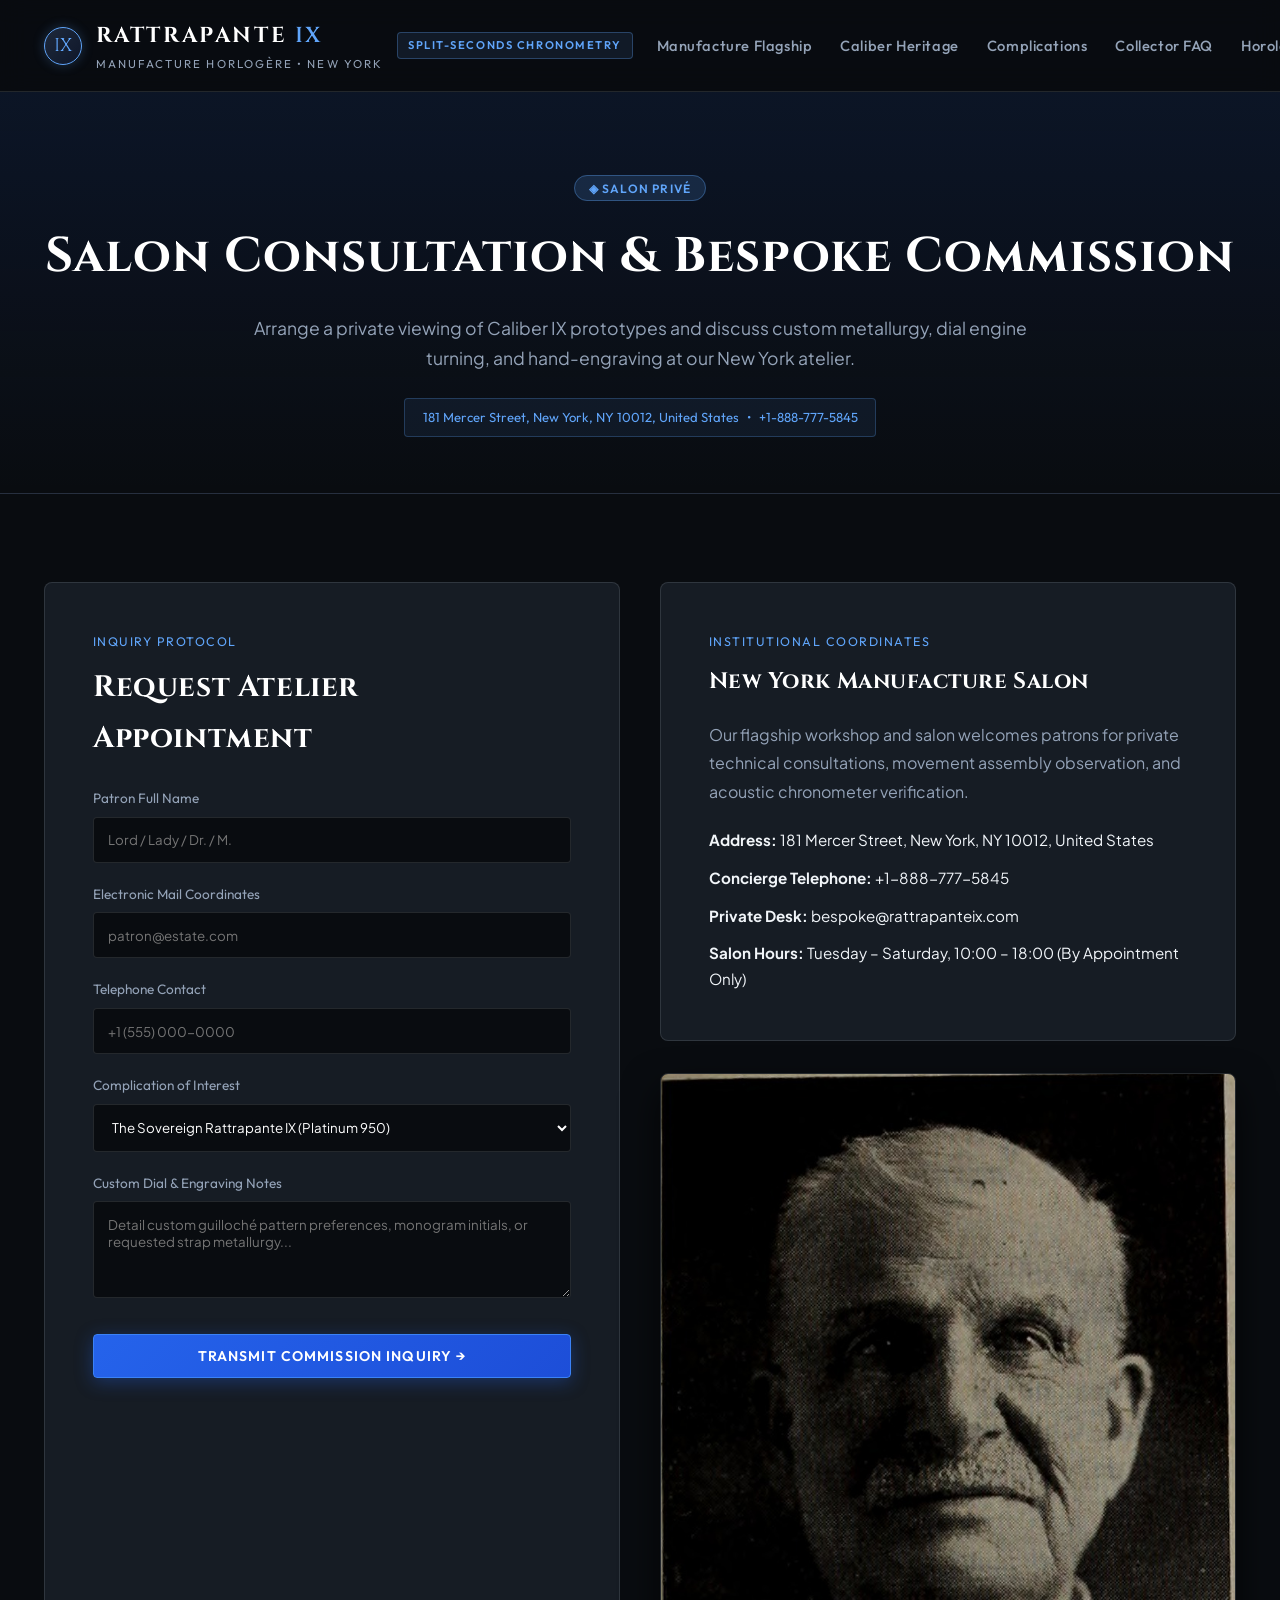
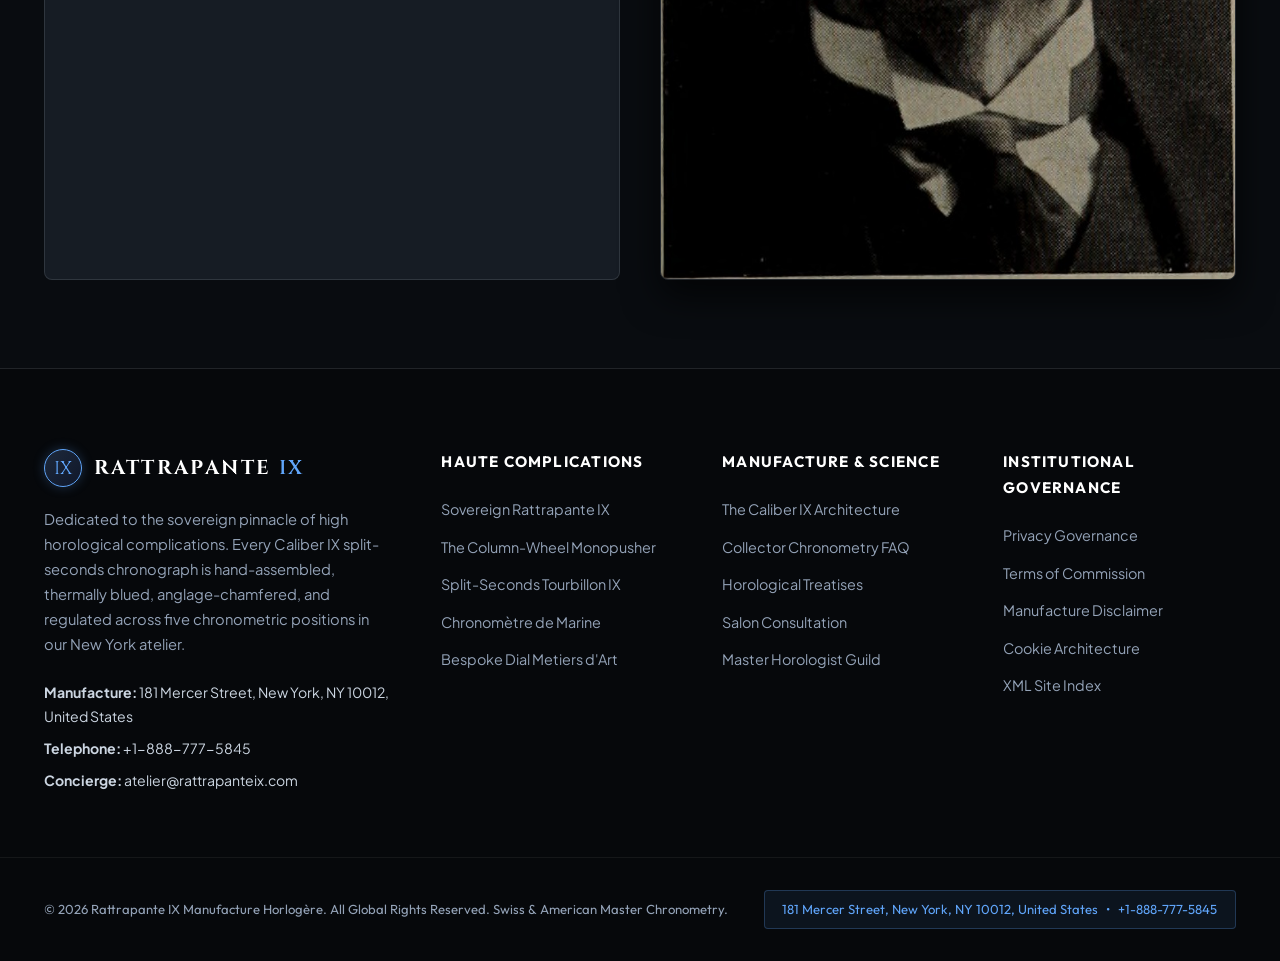
<file: contact.html>
<!DOCTYPE html>
<html lang="en">
<head>
    <!-- Google tag (gtag.js) -->
    <script async src="https://www.googletagmanager.com/gtag/js?id=G-0LY0HY7L01"></script>
    <script>
      window.dataLayer = window.dataLayer || [];
      function gtag(){dataLayer.push(arguments);}
      gtag('js', new Date());
      gtag('config', 'G-0LY0HY7L01');
    </script>
    <meta charset="UTF-8">
    <meta name="viewport" content="width=device-width, initial-scale=1.0">
    <title>Salon Consultation & Caliber Inquiries | Rattrapante IX Haute Horlogerie</title>
    <meta name="description" content="Schedule a private consultation at the Rattrapante IX manufacture salon at 181 Mercer Street, New York, or telephone +1-888-777-5845 for bespoke commissions.">
    <link rel="canonical" href="https://rattrapanteix.com/">
    
    <!-- Open Graph -->
    <meta property="og:title" content="Salon Consultation & Caliber Inquiries | Rattrapante IX Haute Horlogerie">
    <meta property="og:description" content="Schedule a private consultation at the Rattrapante IX manufacture salon at 181 Mercer Street, New York, or telephone +1-888-777-5845 for bespoke commissions.">
    <meta property="og:type" content="website">
    <meta property="og:url" content="https://rattrapanteix.com/">
    <meta property="og:image" content="https://rattrapanteix.com/assets/images/rattrapante-hero-chronograph-split-second.jpg">

    <!-- Google Fonts -->
    <link rel="preconnect" href="https://fonts.googleapis.com">
    <link rel="preconnect" href="https://fonts.gstatic.com" crossorigin>
    <link href="https://fonts.googleapis.com/css2?family=Cinzel:wght@500;600;700;800&family=Outfit:wght@300;400;500;600;700&family=Plus+Jakarta+Sans:ital,wght@0,300;0,400;0,500;0,600;0,700;1,400&display=swap" rel="stylesheet">
    
    <link rel="stylesheet" href="assets/css/style.css">
</head>
<body>
    <!-- Header -->
    <header class="site-header">
        <div class="container header-inner">
            <a href="index.html" class="brand-logo" aria-label="Rattrapante IX Haute Horlogerie Home">
                <div class="brand-crest">IX</div>
                <div class="brand-text-wrap">
                    <div class="brand-name">RATTRAPANTE <span>IX</span></div>
                    <div class="brand-sub">Manufacture Horlog&egrave;re &bull; New York</div>
                </div>
                <span class="brand-badge">SPLIT-SECONDS CHRONOMETRY</span>
            </a>
            <nav class="main-nav" aria-label="Main Navigation">
                <a href="index.html" class="nav-link ">Manufacture Flagship</a>
                <a href="about.html" class="nav-link ">Caliber Heritage</a>
                <a href="services.html" class="nav-link ">Complications</a>
                <a href="faq.html" class="nav-link ">Collector FAQ</a>
                <a href="blog.html" class="nav-link ">Horological Treatises</a>
            </nav>
            <div class="header-actions">
                <a href="contact.html" class="btn btn-primary">Commission Timepiece</a>
                <button class="drawer-toggle" id="drawer-toggle" aria-label="Toggle Navigation Menu">&#9776;</button>
            </div>
        </div>
    </header>

    <!-- Mobile Drawer -->
    <div class="mobile-drawer" id="mobile-drawer" aria-label="Mobile Navigation Menu">
        <a href="index.html">Manufacture Flagship</a>
        <a href="about.html">Caliber Heritage</a>
        <a href="services.html">Complications</a>
        <a href="faq.html">Collector FAQ</a>
        <a href="blog.html">Horological Treatises</a>
        <a href="contact.html" style="color: var(--color-ice-blue); font-weight: 600; margin-top: 1rem;">Commission Timepiece &rarr;</a>
    </div>

    <main>
        <section class="page-masthead">
            <div class="container">
                <span class="category-badge">&#9672; SALON PRIV&Eacute;</span>
                <h1 class="page-title">Salon Consultation &amp; Bespoke Commission</h1>
                <p class="page-subtitle">
                    Arrange a private viewing of Caliber IX prototypes and discuss custom metallurgy, dial engine turning, and hand-engraving at our New York atelier.
                </p>
                <div class="institutional-badge" style="margin-top: 1.5rem;">
                    <span>181 Mercer Street, New York, NY 10012, United States</span> &bull; <span>+1-888-777-5845</span>
                </div>
            </div>
        </section>

        <section class="section">
            <div class="container">
                <div class="grid-2">
                    <!-- Contact Form Card -->
                    <div class="card" style="padding: 3rem;">
                        <div class="card-tag">Inquiry Protocol</div>
                        <h2 style="font-size: 1.85rem; margin-bottom: 1.5rem;">Request Atelier Appointment</h2>
                        <form style="display: flex; flex-direction: column; gap: 1.25rem;" onsubmit="event.preventDefault(); alert('Your commission inquiry has been received by the Master Horologist concierge desk at 181 Mercer Street.');">
                            <div>
                                <label style="display: block; font-family: var(--font-sub); font-size: 0.85rem; color: var(--color-text-muted); margin-bottom: 0.4rem;">Patron Full Name</label>
                                <input type="text" required placeholder="Lord / Lady / Dr. / M." style="width: 100%; padding: 0.85rem; background: var(--color-bg); border: 1px solid var(--color-border); border-radius: 4px; color: #fff; font-family: var(--font-body);">
                            </div>

                            <div>
                                <label style="display: block; font-family: var(--font-sub); font-size: 0.85rem; color: var(--color-text-muted); margin-bottom: 0.4rem;">Electronic Mail Coordinates</label>
                                <input type="email" required placeholder="patron@estate.com" style="width: 100%; padding: 0.85rem; background: var(--color-bg); border: 1px solid var(--color-border); border-radius: 4px; color: #fff; font-family: var(--font-body);">
                            </div>

                            <div>
                                <label style="display: block; font-family: var(--font-sub); font-size: 0.85rem; color: var(--color-text-muted); margin-bottom: 0.4rem;">Telephone Contact</label>
                                <input type="tel" required placeholder="+1 (555) 000-0000" style="width: 100%; padding: 0.85rem; background: var(--color-bg); border: 1px solid var(--color-border); border-radius: 4px; color: #fff; font-family: var(--font-body);">
                            </div>

                            <div>
                                <label style="display: block; font-family: var(--font-sub); font-size: 0.85rem; color: var(--color-text-muted); margin-bottom: 0.4rem;">Complication of Interest</label>
                                <select style="width: 100%; padding: 0.85rem; background: var(--color-bg); border: 1px solid var(--color-border); border-radius: 4px; color: #fff; font-family: var(--font-body);">
                                    <option>The Sovereign Rattrapante IX (Platinum 950)</option>
                                    <option>The Coaxial Monopusher IX (18K White Gold)</option>
                                    <option>Split-Seconds Tourbillon IX (Titanium Grade 5)</option>
                                    <option>Chronomètre de Marine (Rose Gold 18K)</option>
                                    <option>Private Bespoke Caliber Commission</option>
                                </select>
                            </div>

                            <div>
                                <label style="display: block; font-family: var(--font-sub); font-size: 0.85rem; color: var(--color-text-muted); margin-bottom: 0.4rem;">Custom Dial &amp; Engraving Notes</label>
                                <textarea rows="4" placeholder="Detail custom guilloché pattern preferences, monogram initials, or requested strap metallurgy..." style="width: 100%; padding: 0.85rem; background: var(--color-bg); border: 1px solid var(--color-border); border-radius: 4px; color: #fff; font-family: var(--font-body); resize: vertical;"></textarea>
                            </div>

                            <button type="submit" class="btn btn-primary" style="margin-top: 0.5rem; width: 100%;">Transmit Commission Inquiry &rarr;</button>
                        </form>
                    </div>

                    <!-- Details & Inspection Image -->
                    <div>
                        <div class="card" style="padding: 3rem; margin-bottom: 2rem;">
                            <div class="card-tag">Institutional Coordinates</div>
                            <h3 style="font-size: 1.4rem; margin-bottom: 1.25rem;">New York Manufacture Salon</h3>
                            <p style="color: var(--color-text-muted); margin-bottom: 1.25rem; line-height: 1.8;">
                                Our flagship workshop and salon welcomes patrons for private technical consultations, movement assembly observation, and acoustic chronometer verification.
                            </p>
                            <div style="display: flex; flex-direction: column; gap: 0.75rem; font-size: 0.95rem;">
                                <p><strong>Address:</strong> 181 Mercer Street, New York, NY 10012, United States</p>
                                <p><strong>Concierge Telephone:</strong> +1-888-777-5845</p>
                                <p><strong>Private Desk:</strong> bespoke@rattrapanteix.com</p>
                                <p><strong>Salon Hours:</strong> Tuesday &ndash; Saturday, 10:00 &ndash; 18:00 (By Appointment Only)</p>
                            </div>
                        </div>

                        <div style="border-radius: var(--radius); overflow: hidden; border: 1px solid var(--color-border); box-shadow: 0 16px 36px rgba(0, 0, 0, 0.7);">
                            <img src="assets/images/rattrapante-haute-horlogerie-presentation-box.jpg" alt="Bespoke burr walnut presentation case with custom loupe and chronometer certificate">
                        </div>
                    </div>
                </div>
            </div>
        </section>
    </main>
    <!-- Site Footer -->
    <footer class="site-footer">
        <div class="container footer-grid">
            <div class="footer-col brand-col">
                <div class="footer-logo">
                    <div class="brand-crest">IX</div>
                    <div class="brand-name" style="font-size: 1.25rem;">RATTRAPANTE <span>IX</span></div>
                </div>
                <p class="footer-bio">
                    Dedicated to the sovereign pinnacle of high horological complications. Every Caliber IX split-seconds chronograph is hand-assembled, thermally blued, anglage-chamfered, and regulated across five chronometric positions in our New York atelier.
                </p>
                <div class="footer-contact-details">
                    <p class="contact-line"><strong>Manufacture:</strong> 181 Mercer Street, New York, NY 10012, United States</p>
                    <p class="contact-line"><strong>Telephone:</strong> +1-888-777-5845</p>
                    <p class="contact-line"><strong>Concierge:</strong> atelier@rattrapanteix.com</p>
                </div>
            </div>

            <div class="footer-col">
                <h4 class="footer-heading">Haute Complications</h4>
                <ul class="footer-links">
                    <li><a href="services.html#split-seconds">Sovereign Rattrapante IX</a></li>
                    <li><a href="services.html#monopusher">The Column-Wheel Monopusher</a></li>
                    <li><a href="services.html#tourbillon">Split-Seconds Tourbillon IX</a></li>
                    <li><a href="services.html#chronometre">Chronom&egrave;tre de Marine</a></li>
                    <li><a href="services.html#bespoke">Bespoke Dial Metiers d'Art</a></li>
                </ul>
            </div>

            <div class="footer-col">
                <h4 class="footer-heading">Manufacture &amp; Science</h4>
                <ul class="footer-links">
                    <li><a href="about.html">The Caliber IX Architecture</a></li>
                    <li><a href="faq.html">Collector Chronometry FAQ</a></li>
                    <li><a href="blog.html">Horological Treatises</a></li>
                    <li><a href="contact.html">Salon Consultation</a></li>
                    <li><a href="about.html#master-watchmaker">Master Horologist Guild</a></li>
                </ul>
            </div>

            <div class="footer-col">
                <h4 class="footer-heading">Institutional Governance</h4>
                <ul class="footer-links">
                    <li><a href="privacy-policy.html">Privacy Governance</a></li>
                    <li><a href="terms-and-conditions.html">Terms of Commission</a></li>
                    <li><a href="disclaimer.html">Manufacture Disclaimer</a></li>
                    <li><a href="cookie-policy.html">Cookie Architecture</a></li>
                    <li><a href="sitemap.xml">XML Site Index</a></li>
                </ul>
            </div>
        </div>

        <div class="footer-bottom">
            <div class="container footer-bottom-inner">
                <p>&copy; 2026 Rattrapante IX Manufacture Horlog&egrave;re. All Global Rights Reserved. Swiss &amp; American Master Chronometry.</p>
                <div class="institutional-badge">
                    <span>181 Mercer Street, New York, NY 10012, United States</span> &bull; <span>+1-888-777-5845</span>
                </div>
            </div>
        </div>
    </footer>

    <script src="assets/js/main.js"></script>
</body>
</html>
</file>
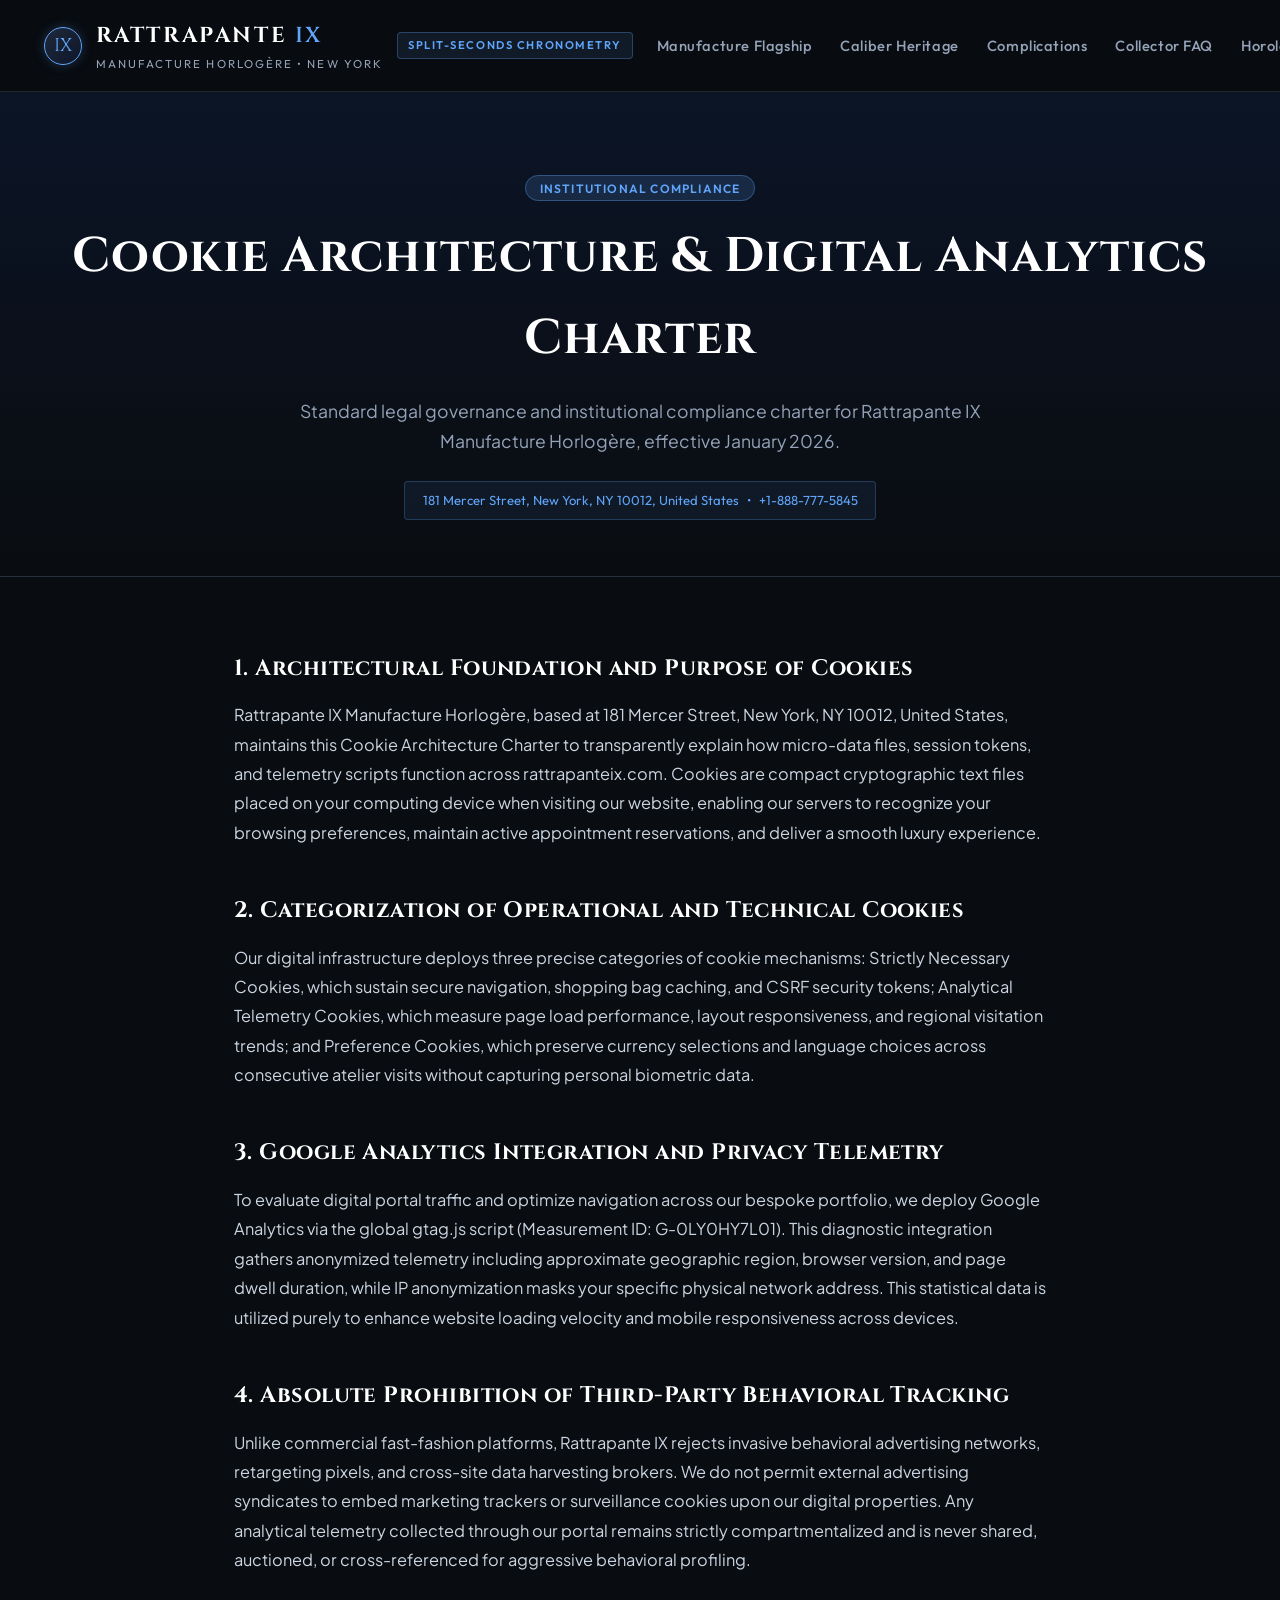
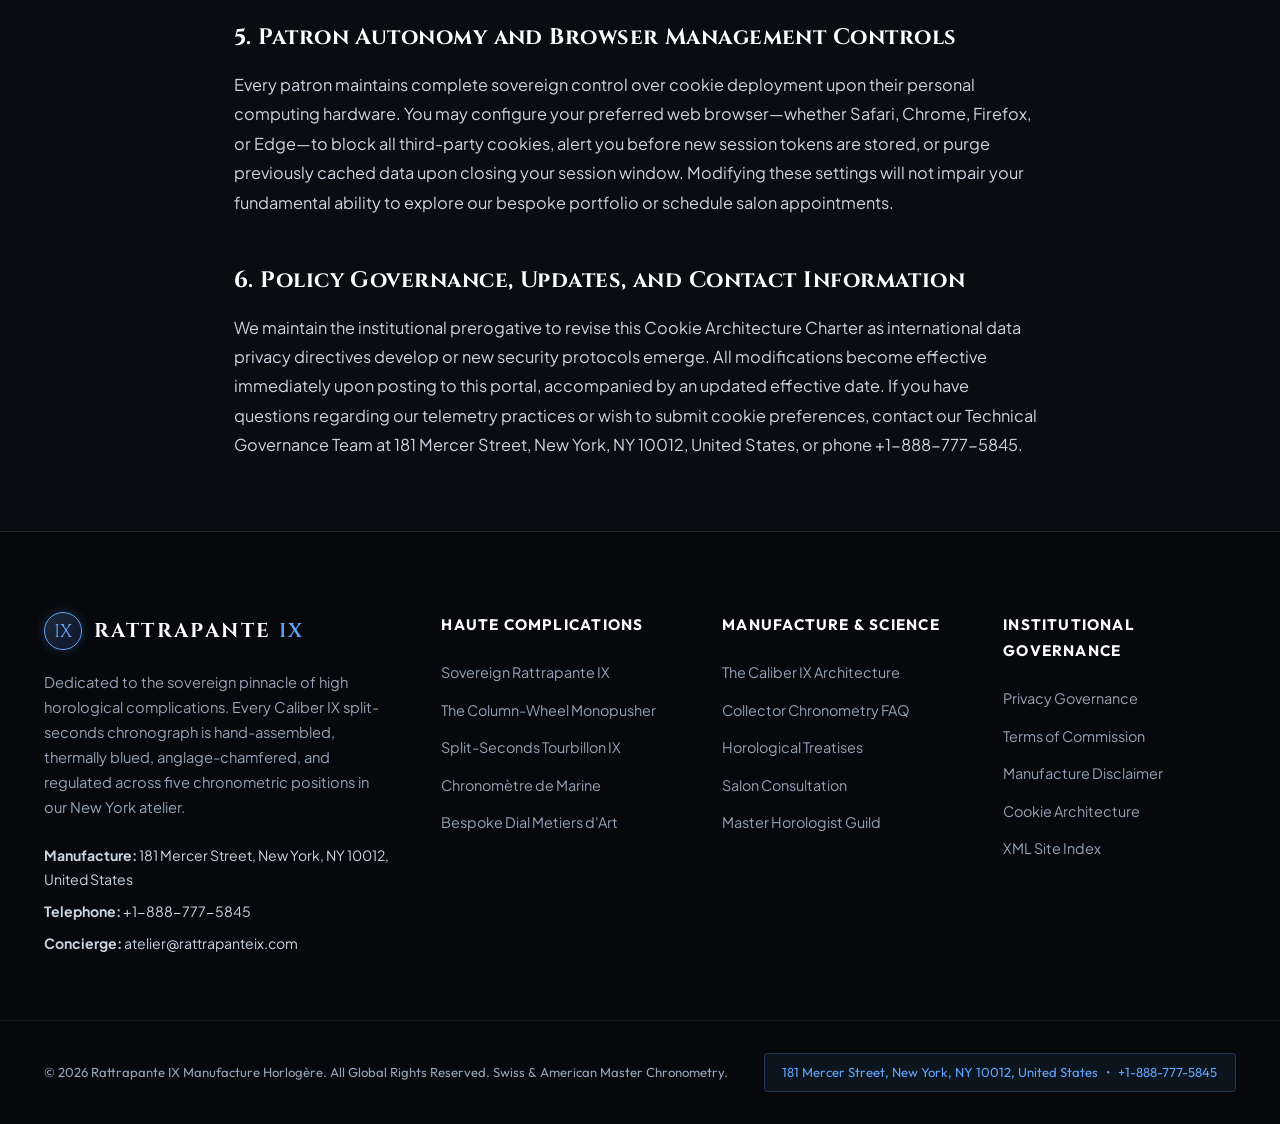
<file: cookie-policy.html>
<!DOCTYPE html>
<html lang="en">
<head>
    <!-- Google tag (gtag.js) -->
    <script async src="https://www.googletagmanager.com/gtag/js?id=G-0LY0HY7L01"></script>
    <script>
      window.dataLayer = window.dataLayer || [];
      function gtag(){dataLayer.push(arguments);}
      gtag('js', new Date());
      gtag('config', 'G-0LY0HY7L01');
    </script>
    <meta charset="UTF-8">
    <meta name="viewport" content="width=device-width, initial-scale=1.0">
    <title>Cookie Architecture & Digital Analytics Charter | Rattrapante IX Haute Horlogerie</title>
    <meta name="description" content="Official cookie policy of Rattrapante IX detailing technical cookies, cryptographic session tokens, Google Analytics gtag.js integration, and patron privacy controls.">
    <link rel="canonical" href="https://rattrapanteix.com/">
    
    <!-- Open Graph -->
    <meta property="og:title" content="Cookie Architecture & Digital Analytics Charter | Rattrapante IX Haute Horlogerie">
    <meta property="og:description" content="Official cookie policy of Rattrapante IX detailing technical cookies, cryptographic session tokens, Google Analytics gtag.js integration, and patron privacy controls.">
    <meta property="og:type" content="website">
    <meta property="og:url" content="https://rattrapanteix.com/">
    <meta property="og:image" content="https://rattrapanteix.com/assets/images/rattrapante-hero-chronograph-split-second.jpg">

    <!-- Google Fonts -->
    <link rel="preconnect" href="https://fonts.googleapis.com">
    <link rel="preconnect" href="https://fonts.gstatic.com" crossorigin>
    <link href="https://fonts.googleapis.com/css2?family=Cinzel:wght@500;600;700;800&family=Outfit:wght@300;400;500;600;700&family=Plus+Jakarta+Sans:ital,wght@0,300;0,400;0,500;0,600;0,700;1,400&display=swap" rel="stylesheet">
    
    <link rel="stylesheet" href="assets/css/style.css">
</head>
<body>

    <!-- Header -->
    <header class="site-header">
        <div class="container header-inner">
            <a href="index.html" class="brand-logo" aria-label="Rattrapante IX Haute Horlogerie Home">
                <div class="brand-crest">IX</div>
                <div class="brand-text-wrap">
                    <div class="brand-name">RATTRAPANTE <span>IX</span></div>
                    <div class="brand-sub">Manufacture Horlog&egrave;re &bull; New York</div>
                </div>
                <span class="brand-badge">SPLIT-SECONDS CHRONOMETRY</span>
            </a>
            <nav class="main-nav" aria-label="Main Navigation">
                <a href="index.html" class="nav-link">Manufacture Flagship</a>
                <a href="about.html" class="nav-link">Caliber Heritage</a>
                <a href="services.html" class="nav-link">Complications</a>
                <a href="faq.html" class="nav-link">Collector FAQ</a>
                <a href="blog.html" class="nav-link">Horological Treatises</a>
            </nav>
            <div class="header-actions">
                <a href="contact.html" class="btn btn-primary">Commission Timepiece</a>
                <button class="drawer-toggle" id="drawer-toggle" aria-label="Toggle Navigation Menu">&#9776;</button>
            </div>
        </div>
    </header>

    <!-- Mobile Drawer -->
    <div class="mobile-drawer" id="mobile-drawer" aria-label="Mobile Navigation Menu">
        <a href="index.html">Manufacture Flagship</a>
        <a href="about.html">Caliber Heritage</a>
        <a href="services.html">Complications</a>
        <a href="faq.html">Collector FAQ</a>
        <a href="blog.html">Horological Treatises</a>
        <a href="contact.html" style="color: var(--color-ice-blue); font-weight: 600; margin-top: 1rem;">Commission Timepiece &rarr;</a>
    </div>

    <main class="main-content">
        <div class="page-masthead">
            <div class="container text-center">
                <span class="category-badge">Institutional Compliance</span>
                <h1 class="page-title">Cookie Architecture & Digital Analytics Charter</h1>
                <p class="page-subtitle">Standard legal governance and institutional compliance charter for Rattrapante IX Manufacture Horlogère, effective January 2026.</p>
                <div class="institutional-badge" style="margin-top: 1.5rem;">
                    <span>181 Mercer Street, New York, NY 10012, United States</span> &bull; <span>+1-888-777-5845</span>
                </div>
            </div>
        </div>

        <div class="container legal-layout">
            <article class="legal-body">

                <section class="legal-section">
                    <h2>1. Architectural Foundation and Purpose of Cookies</h2>
                    <p>Rattrapante IX Manufacture Horlogère, based at 181 Mercer Street, New York, NY 10012, United States, maintains this Cookie Architecture Charter to transparently explain how micro-data files, session tokens, and telemetry scripts function across rattrapanteix.com. Cookies are compact cryptographic text files placed on your computing device when visiting our website, enabling our servers to recognize your browsing preferences, maintain active appointment reservations, and deliver a smooth luxury experience.</p>
                </section>
                <section class="legal-section">
                    <h2>2. Categorization of Operational and Technical Cookies</h2>
                    <p>Our digital infrastructure deploys three precise categories of cookie mechanisms: Strictly Necessary Cookies, which sustain secure navigation, shopping bag caching, and CSRF security tokens; Analytical Telemetry Cookies, which measure page load performance, layout responsiveness, and regional visitation trends; and Preference Cookies, which preserve currency selections and language choices across consecutive atelier visits without capturing personal biometric data.</p>
                </section>
                <section class="legal-section">
                    <h2>3. Google Analytics Integration and Privacy Telemetry</h2>
                    <p>To evaluate digital portal traffic and optimize navigation across our bespoke portfolio, we deploy Google Analytics via the global gtag.js script (Measurement ID: G-0LY0HY7L01). This diagnostic integration gathers anonymized telemetry including approximate geographic region, browser version, and page dwell duration, while IP anonymization masks your specific physical network address. This statistical data is utilized purely to enhance website loading velocity and mobile responsiveness across devices.</p>
                </section>
                <section class="legal-section">
                    <h2>4. Absolute Prohibition of Third-Party Behavioral Tracking</h2>
                    <p>Unlike commercial fast-fashion platforms, Rattrapante IX rejects invasive behavioral advertising networks, retargeting pixels, and cross-site data harvesting brokers. We do not permit external advertising syndicates to embed marketing trackers or surveillance cookies upon our digital properties. Any analytical telemetry collected through our portal remains strictly compartmentalized and is never shared, auctioned, or cross-referenced for aggressive behavioral profiling.</p>
                </section>
                <section class="legal-section">
                    <h2>5. Patron Autonomy and Browser Management Controls</h2>
                    <p>Every patron maintains complete sovereign control over cookie deployment upon their personal computing hardware. You may configure your preferred web browser—whether Safari, Chrome, Firefox, or Edge—to block all third-party cookies, alert you before new session tokens are stored, or purge previously cached data upon closing your session window. Modifying these settings will not impair your fundamental ability to explore our bespoke portfolio or schedule salon appointments.</p>
                </section>
                <section class="legal-section">
                    <h2>6. Policy Governance, Updates, and Contact Information</h2>
                    <p>We maintain the institutional prerogative to revise this Cookie Architecture Charter as international data privacy directives develop or new security protocols emerge. All modifications become effective immediately upon posting to this portal, accompanied by an updated effective date. If you have questions regarding our telemetry practices or wish to submit cookie preferences, contact our Technical Governance Team at 181 Mercer Street, New York, NY 10012, United States, or phone +1-888-777-5845.</p>
                </section>
            </article>
        </div>
    </main>

    <!-- Site Footer -->
    <footer class="site-footer">
        <div class="container footer-grid">
            <div class="footer-col brand-col">
                <div class="footer-logo">
                    <div class="brand-crest">IX</div>
                    <div class="brand-name" style="font-size: 1.25rem;">RATTRAPANTE <span>IX</span></div>
                </div>
                <p class="footer-bio">
                    Dedicated to the sovereign pinnacle of high horological complications. Every Caliber IX split-seconds chronograph is hand-assembled, thermally blued, anglage-chamfered, and regulated across five chronometric positions in our New York atelier.
                </p>
                <div class="footer-contact-details">
                    <p class="contact-line"><strong>Manufacture:</strong> 181 Mercer Street, New York, NY 10012, United States</p>
                    <p class="contact-line"><strong>Telephone:</strong> +1-888-777-5845</p>
                    <p class="contact-line"><strong>Concierge:</strong> atelier@rattrapanteix.com</p>
                </div>
            </div>

            <div class="footer-col">
                <h4 class="footer-heading">Haute Complications</h4>
                <ul class="footer-links">
                    <li><a href="services.html#split-seconds">Sovereign Rattrapante IX</a></li>
                    <li><a href="services.html#monopusher">The Column-Wheel Monopusher</a></li>
                    <li><a href="services.html#tourbillon">Split-Seconds Tourbillon IX</a></li>
                    <li><a href="services.html#chronometre">Chronom&egrave;tre de Marine</a></li>
                    <li><a href="services.html#bespoke">Bespoke Dial Metiers d'Art</a></li>
                </ul>
            </div>

            <div class="footer-col">
                <h4 class="footer-heading">Manufacture &amp; Science</h4>
                <ul class="footer-links">
                    <li><a href="about.html">The Caliber IX Architecture</a></li>
                    <li><a href="faq.html">Collector Chronometry FAQ</a></li>
                    <li><a href="blog.html">Horological Treatises</a></li>
                    <li><a href="contact.html">Salon Consultation</a></li>
                    <li><a href="about.html#master-watchmaker">Master Horologist Guild</a></li>
                </ul>
            </div>

            <div class="footer-col">
                <h4 class="footer-heading">Institutional Governance</h4>
                <ul class="footer-links">
                    <li><a href="privacy-policy.html">Privacy Governance</a></li>
                    <li><a href="terms-and-conditions.html">Terms of Commission</a></li>
                    <li><a href="disclaimer.html">Manufacture Disclaimer</a></li>
                    <li><a href="cookie-policy.html">Cookie Architecture</a></li>
                    <li><a href="sitemap.xml">XML Site Index</a></li>
                </ul>
            </div>
        </div>

        <div class="footer-bottom">
            <div class="container footer-bottom-inner">
                <p>&copy; 2026 Rattrapante IX Manufacture Horlog&egrave;re. All Global Rights Reserved. Swiss &amp; American Master Chronometry.</p>
                <div class="institutional-badge">
                    <span>181 Mercer Street, New York, NY 10012, United States</span> &bull; <span>+1-888-777-5845</span>
                </div>
            </div>
        </div>
    </footer>

    <script src="assets/js/main.js"></script>
</body>
</html>
</file>
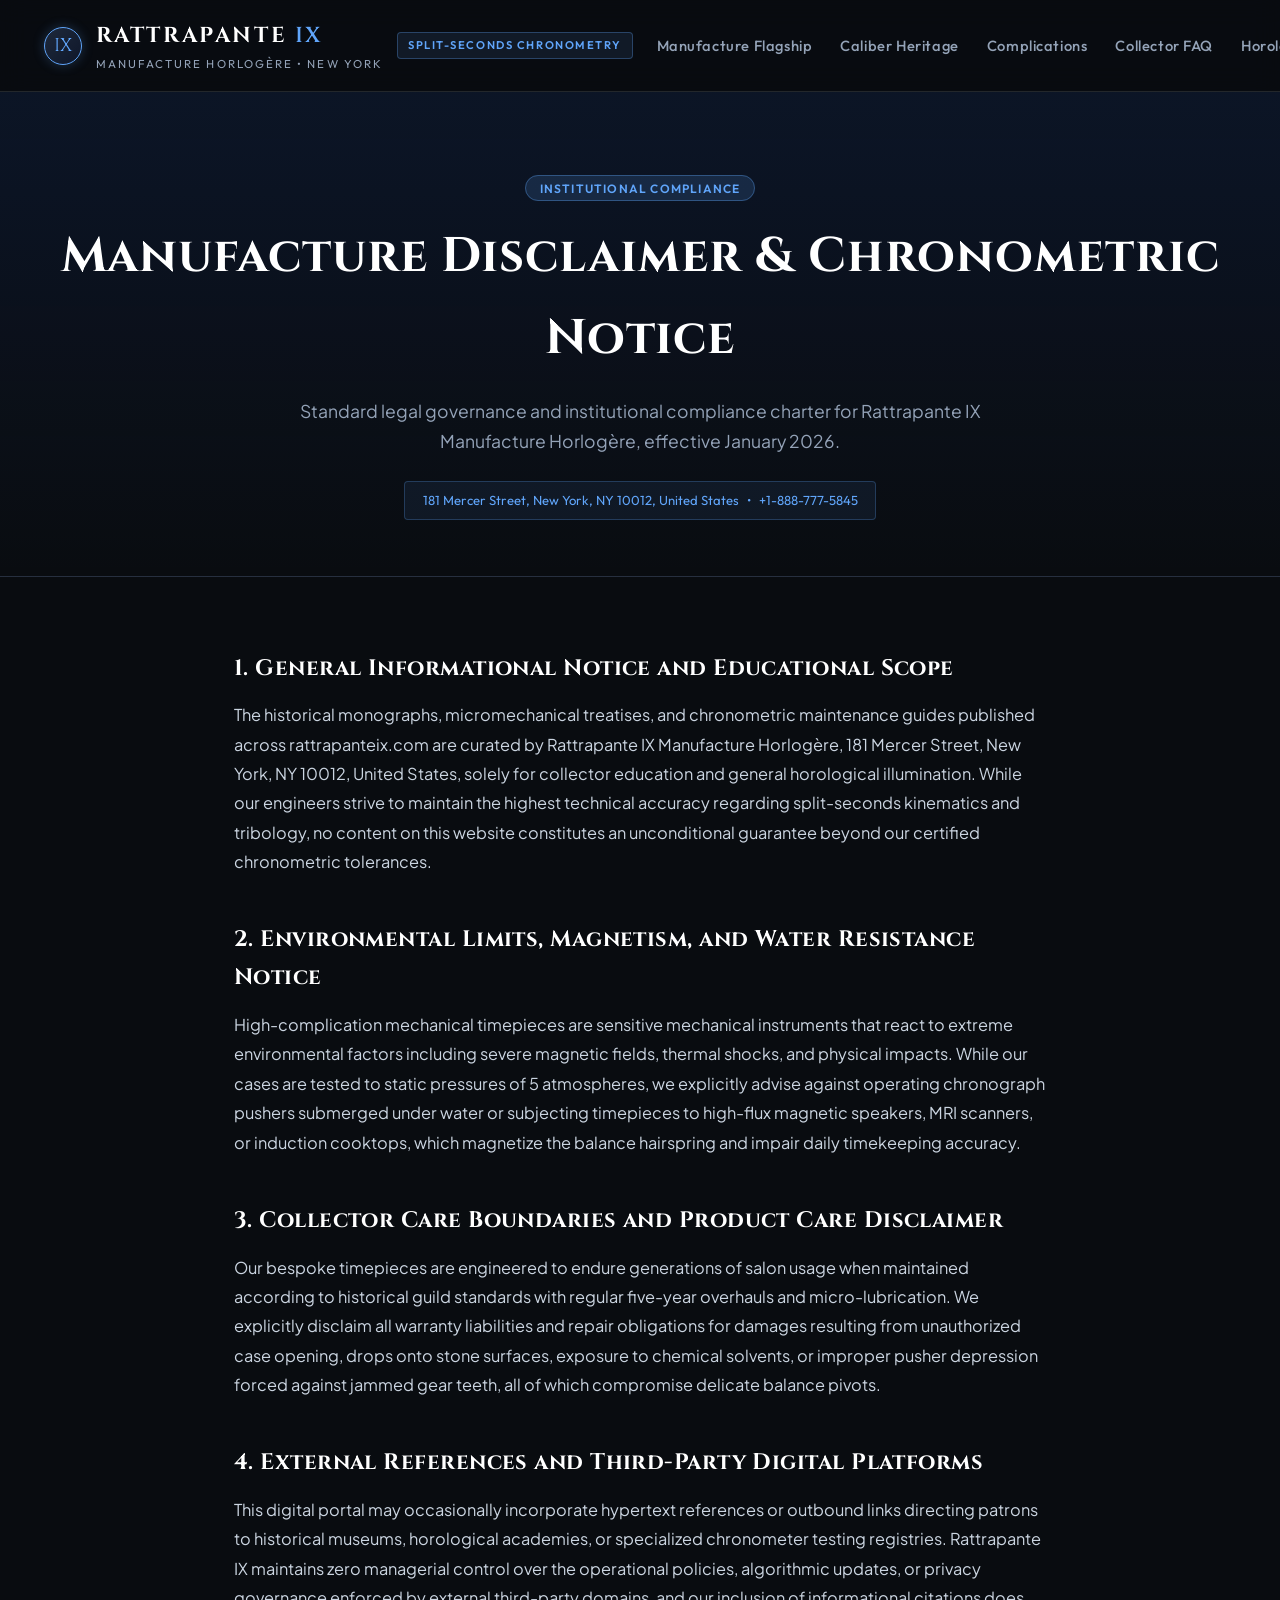
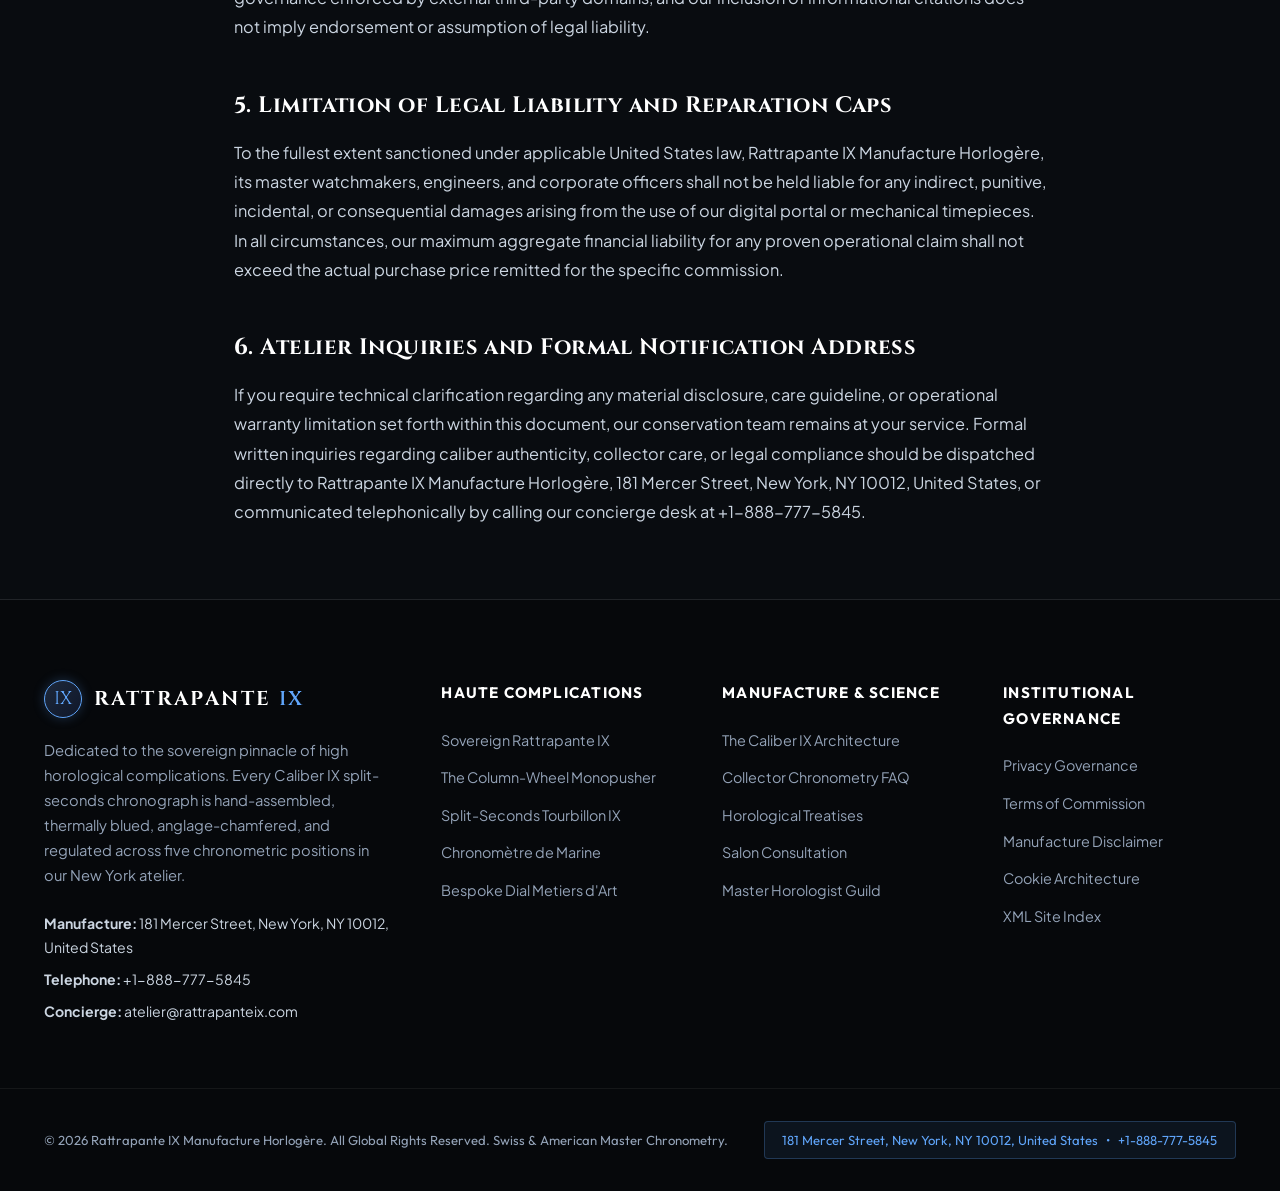
<file: disclaimer.html>
<!DOCTYPE html>
<html lang="en">
<head>
    <!-- Google tag (gtag.js) -->
    <script async src="https://www.googletagmanager.com/gtag/js?id=G-0LY0HY7L01"></script>
    <script>
      window.dataLayer = window.dataLayer || [];
      function gtag(){dataLayer.push(arguments);}
      gtag('js', new Date());
      gtag('config', 'G-0LY0HY7L01');
    </script>
    <meta charset="UTF-8">
    <meta name="viewport" content="width=device-width, initial-scale=1.0">
    <title>Manufacture Disclaimer & Chronometric Notice | Rattrapante IX Haute Horlogerie</title>
    <meta name="description" content="Official manufacture disclaimer detailing mechanical tolerances, magnetic fields, water resistance limits, and warranty boundaries for Rattrapante IX timepieces.">
    <link rel="canonical" href="https://rattrapanteix.com/">
    
    <!-- Open Graph -->
    <meta property="og:title" content="Manufacture Disclaimer & Chronometric Notice | Rattrapante IX Haute Horlogerie">
    <meta property="og:description" content="Official manufacture disclaimer detailing mechanical tolerances, magnetic fields, water resistance limits, and warranty boundaries for Rattrapante IX timepieces.">
    <meta property="og:type" content="website">
    <meta property="og:url" content="https://rattrapanteix.com/">
    <meta property="og:image" content="https://rattrapanteix.com/assets/images/rattrapante-hero-chronograph-split-second.jpg">

    <!-- Google Fonts -->
    <link rel="preconnect" href="https://fonts.googleapis.com">
    <link rel="preconnect" href="https://fonts.gstatic.com" crossorigin>
    <link href="https://fonts.googleapis.com/css2?family=Cinzel:wght@500;600;700;800&family=Outfit:wght@300;400;500;600;700&family=Plus+Jakarta+Sans:ital,wght@0,300;0,400;0,500;0,600;0,700;1,400&display=swap" rel="stylesheet">
    
    <link rel="stylesheet" href="assets/css/style.css">
</head>
<body>

    <!-- Header -->
    <header class="site-header">
        <div class="container header-inner">
            <a href="index.html" class="brand-logo" aria-label="Rattrapante IX Haute Horlogerie Home">
                <div class="brand-crest">IX</div>
                <div class="brand-text-wrap">
                    <div class="brand-name">RATTRAPANTE <span>IX</span></div>
                    <div class="brand-sub">Manufacture Horlog&egrave;re &bull; New York</div>
                </div>
                <span class="brand-badge">SPLIT-SECONDS CHRONOMETRY</span>
            </a>
            <nav class="main-nav" aria-label="Main Navigation">
                <a href="index.html" class="nav-link">Manufacture Flagship</a>
                <a href="about.html" class="nav-link">Caliber Heritage</a>
                <a href="services.html" class="nav-link">Complications</a>
                <a href="faq.html" class="nav-link">Collector FAQ</a>
                <a href="blog.html" class="nav-link">Horological Treatises</a>
            </nav>
            <div class="header-actions">
                <a href="contact.html" class="btn btn-primary">Commission Timepiece</a>
                <button class="drawer-toggle" id="drawer-toggle" aria-label="Toggle Navigation Menu">&#9776;</button>
            </div>
        </div>
    </header>

    <!-- Mobile Drawer -->
    <div class="mobile-drawer" id="mobile-drawer" aria-label="Mobile Navigation Menu">
        <a href="index.html">Manufacture Flagship</a>
        <a href="about.html">Caliber Heritage</a>
        <a href="services.html">Complications</a>
        <a href="faq.html">Collector FAQ</a>
        <a href="blog.html">Horological Treatises</a>
        <a href="contact.html" style="color: var(--color-ice-blue); font-weight: 600; margin-top: 1rem;">Commission Timepiece &rarr;</a>
    </div>

    <main class="main-content">
        <div class="page-masthead">
            <div class="container text-center">
                <span class="category-badge">Institutional Compliance</span>
                <h1 class="page-title">Manufacture Disclaimer & Chronometric Notice</h1>
                <p class="page-subtitle">Standard legal governance and institutional compliance charter for Rattrapante IX Manufacture Horlogère, effective January 2026.</p>
                <div class="institutional-badge" style="margin-top: 1.5rem;">
                    <span>181 Mercer Street, New York, NY 10012, United States</span> &bull; <span>+1-888-777-5845</span>
                </div>
            </div>
        </div>

        <div class="container legal-layout">
            <article class="legal-body">

                <section class="legal-section">
                    <h2>1. General Informational Notice and Educational Scope</h2>
                    <p>The historical monographs, micromechanical treatises, and chronometric maintenance guides published across rattrapanteix.com are curated by Rattrapante IX Manufacture Horlogère, 181 Mercer Street, New York, NY 10012, United States, solely for collector education and general horological illumination. While our engineers strive to maintain the highest technical accuracy regarding split-seconds kinematics and tribology, no content on this website constitutes an unconditional guarantee beyond our certified chronometric tolerances.</p>
                </section>
                <section class="legal-section">
                    <h2>2. Environmental Limits, Magnetism, and Water Resistance Notice</h2>
                    <p>High-complication mechanical timepieces are sensitive mechanical instruments that react to extreme environmental factors including severe magnetic fields, thermal shocks, and physical impacts. While our cases are tested to static pressures of 5 atmospheres, we explicitly advise against operating chronograph pushers submerged under water or subjecting timepieces to high-flux magnetic speakers, MRI scanners, or induction cooktops, which magnetize the balance hairspring and impair daily timekeeping accuracy.</p>
                </section>
                <section class="legal-section">
                    <h2>3. Collector Care Boundaries and Product Care Disclaimer</h2>
                    <p>Our bespoke timepieces are engineered to endure generations of salon usage when maintained according to historical guild standards with regular five-year overhauls and micro-lubrication. We explicitly disclaim all warranty liabilities and repair obligations for damages resulting from unauthorized case opening, drops onto stone surfaces, exposure to chemical solvents, or improper pusher depression forced against jammed gear teeth, all of which compromise delicate balance pivots.</p>
                </section>
                <section class="legal-section">
                    <h2>4. External References and Third-Party Digital Platforms</h2>
                    <p>This digital portal may occasionally incorporate hypertext references or outbound links directing patrons to historical museums, horological academies, or specialized chronometer testing registries. Rattrapante IX maintains zero managerial control over the operational policies, algorithmic updates, or privacy governance enforced by external third-party domains, and our inclusion of informational citations does not imply endorsement or assumption of legal liability.</p>
                </section>
                <section class="legal-section">
                    <h2>5. Limitation of Legal Liability and Reparation Caps</h2>
                    <p>To the fullest extent sanctioned under applicable United States law, Rattrapante IX Manufacture Horlogère, its master watchmakers, engineers, and corporate officers shall not be held liable for any indirect, punitive, incidental, or consequential damages arising from the use of our digital portal or mechanical timepieces. In all circumstances, our maximum aggregate financial liability for any proven operational claim shall not exceed the actual purchase price remitted for the specific commission.</p>
                </section>
                <section class="legal-section">
                    <h2>6. Atelier Inquiries and Formal Notification Address</h2>
                    <p>If you require technical clarification regarding any material disclosure, care guideline, or operational warranty limitation set forth within this document, our conservation team remains at your service. Formal written inquiries regarding caliber authenticity, collector care, or legal compliance should be dispatched directly to Rattrapante IX Manufacture Horlogère, 181 Mercer Street, New York, NY 10012, United States, or communicated telephonically by calling our concierge desk at +1-888-777-5845.</p>
                </section>
            </article>
        </div>
    </main>

    <!-- Site Footer -->
    <footer class="site-footer">
        <div class="container footer-grid">
            <div class="footer-col brand-col">
                <div class="footer-logo">
                    <div class="brand-crest">IX</div>
                    <div class="brand-name" style="font-size: 1.25rem;">RATTRAPANTE <span>IX</span></div>
                </div>
                <p class="footer-bio">
                    Dedicated to the sovereign pinnacle of high horological complications. Every Caliber IX split-seconds chronograph is hand-assembled, thermally blued, anglage-chamfered, and regulated across five chronometric positions in our New York atelier.
                </p>
                <div class="footer-contact-details">
                    <p class="contact-line"><strong>Manufacture:</strong> 181 Mercer Street, New York, NY 10012, United States</p>
                    <p class="contact-line"><strong>Telephone:</strong> +1-888-777-5845</p>
                    <p class="contact-line"><strong>Concierge:</strong> atelier@rattrapanteix.com</p>
                </div>
            </div>

            <div class="footer-col">
                <h4 class="footer-heading">Haute Complications</h4>
                <ul class="footer-links">
                    <li><a href="services.html#split-seconds">Sovereign Rattrapante IX</a></li>
                    <li><a href="services.html#monopusher">The Column-Wheel Monopusher</a></li>
                    <li><a href="services.html#tourbillon">Split-Seconds Tourbillon IX</a></li>
                    <li><a href="services.html#chronometre">Chronom&egrave;tre de Marine</a></li>
                    <li><a href="services.html#bespoke">Bespoke Dial Metiers d'Art</a></li>
                </ul>
            </div>

            <div class="footer-col">
                <h4 class="footer-heading">Manufacture &amp; Science</h4>
                <ul class="footer-links">
                    <li><a href="about.html">The Caliber IX Architecture</a></li>
                    <li><a href="faq.html">Collector Chronometry FAQ</a></li>
                    <li><a href="blog.html">Horological Treatises</a></li>
                    <li><a href="contact.html">Salon Consultation</a></li>
                    <li><a href="about.html#master-watchmaker">Master Horologist Guild</a></li>
                </ul>
            </div>

            <div class="footer-col">
                <h4 class="footer-heading">Institutional Governance</h4>
                <ul class="footer-links">
                    <li><a href="privacy-policy.html">Privacy Governance</a></li>
                    <li><a href="terms-and-conditions.html">Terms of Commission</a></li>
                    <li><a href="disclaimer.html">Manufacture Disclaimer</a></li>
                    <li><a href="cookie-policy.html">Cookie Architecture</a></li>
                    <li><a href="sitemap.xml">XML Site Index</a></li>
                </ul>
            </div>
        </div>

        <div class="footer-bottom">
            <div class="container footer-bottom-inner">
                <p>&copy; 2026 Rattrapante IX Manufacture Horlog&egrave;re. All Global Rights Reserved. Swiss &amp; American Master Chronometry.</p>
                <div class="institutional-badge">
                    <span>181 Mercer Street, New York, NY 10012, United States</span> &bull; <span>+1-888-777-5845</span>
                </div>
            </div>
        </div>
    </footer>

    <script src="assets/js/main.js"></script>
</body>
</html>
</file>
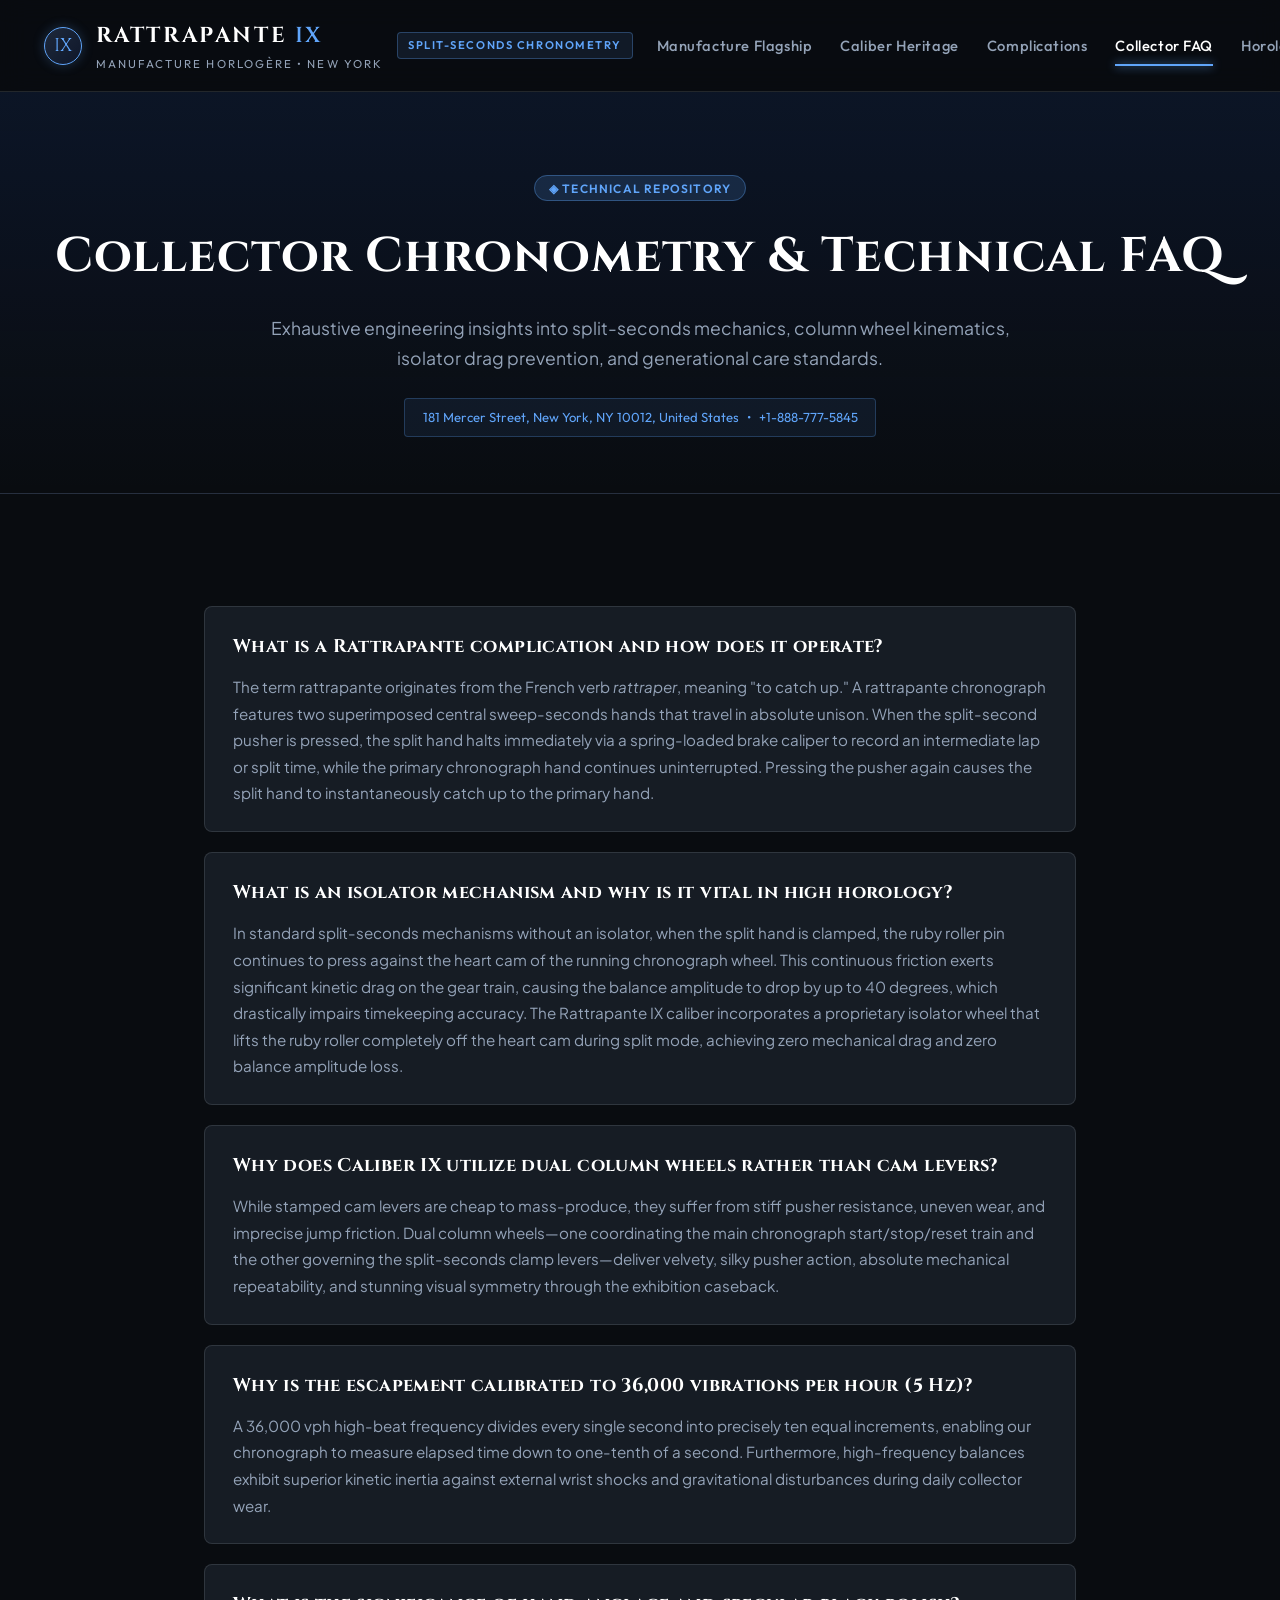
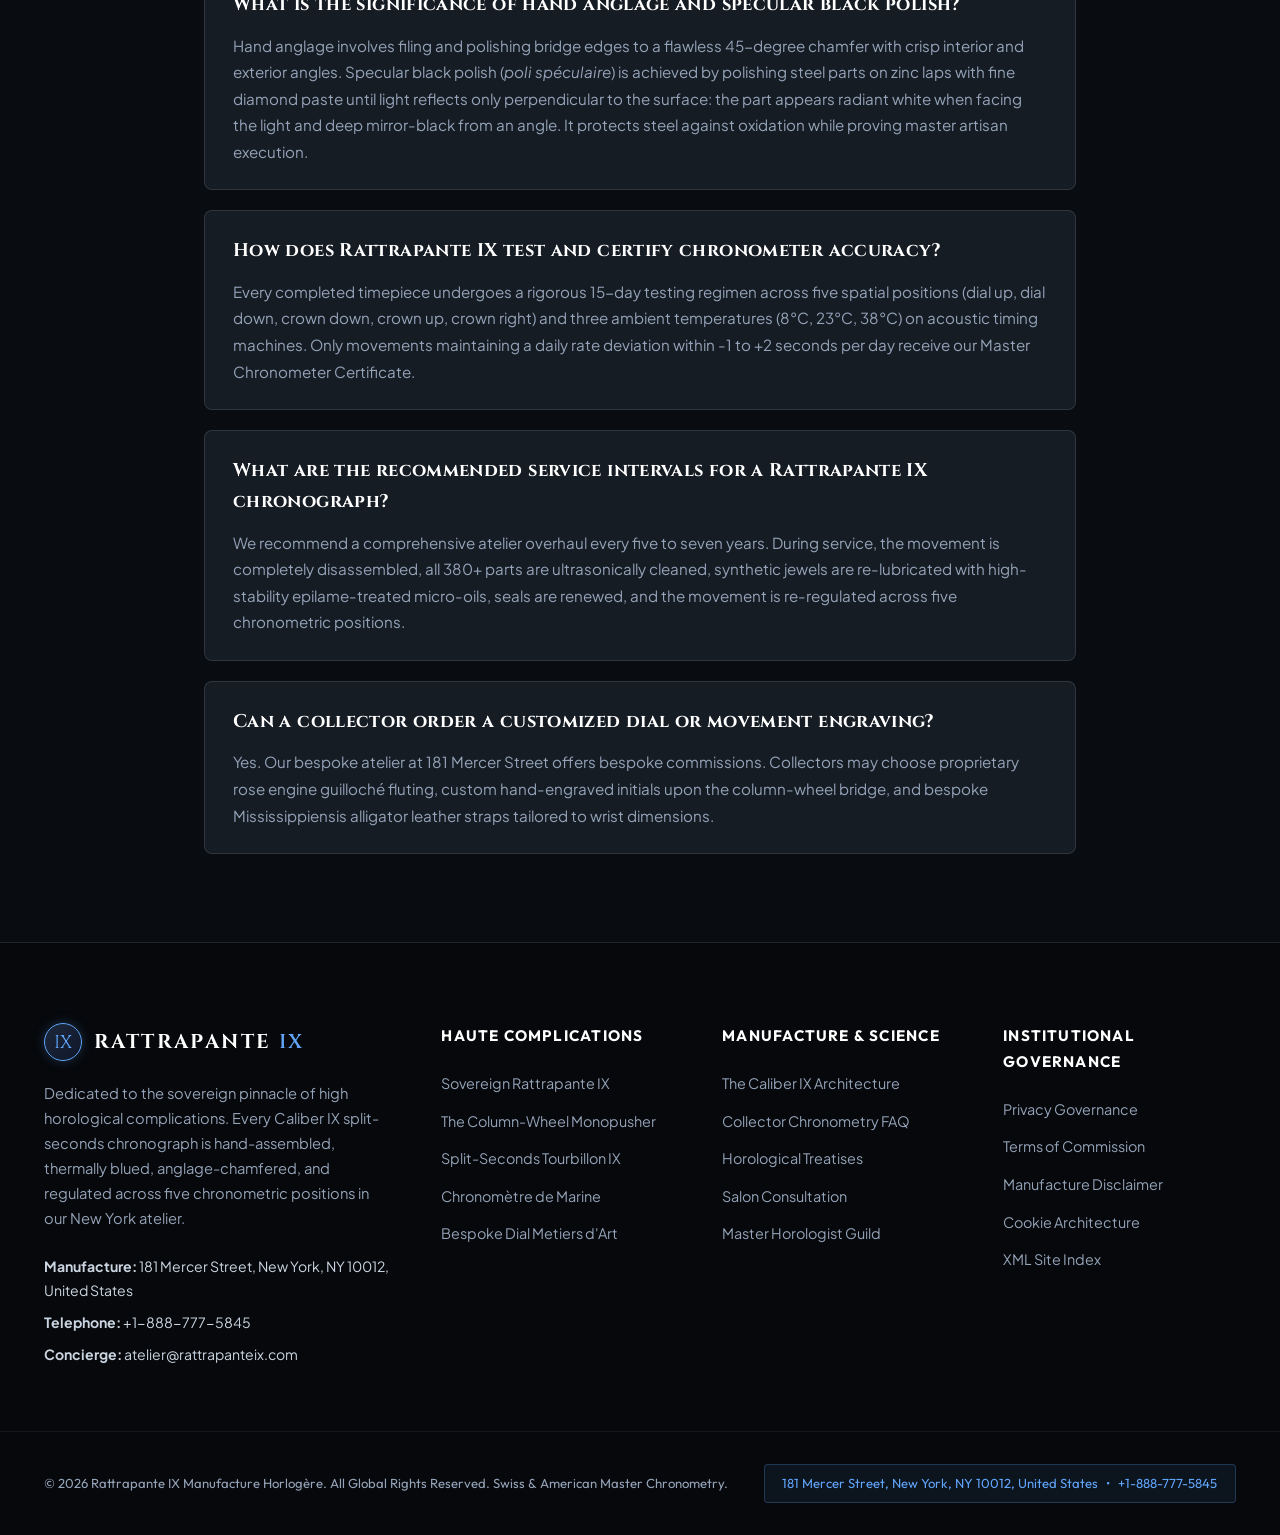
<file: faq.html>
<!DOCTYPE html>
<html lang="en">
<head>
    <!-- Google tag (gtag.js) -->
    <script async src="https://www.googletagmanager.com/gtag/js?id=G-0LY0HY7L01"></script>
    <script>
      window.dataLayer = window.dataLayer || [];
      function gtag(){dataLayer.push(arguments);}
      gtag('js', new Date());
      gtag('config', 'G-0LY0HY7L01');
    </script>
    <meta charset="UTF-8">
    <meta name="viewport" content="width=device-width, initial-scale=1.0">
    <title>Collector Chronometry & Technical FAQ | Rattrapante IX Haute Horlogerie</title>
    <meta name="description" content="Authoritative technical answers regarding Rattrapante split-seconds mechanisms, isolator systems, column wheels, maintenance intervals, and 5-position chronometer regulation.">
    <link rel="canonical" href="https://rattrapanteix.com/">
    
    <!-- Open Graph -->
    <meta property="og:title" content="Collector Chronometry & Technical FAQ | Rattrapante IX Haute Horlogerie">
    <meta property="og:description" content="Authoritative technical answers regarding Rattrapante split-seconds mechanisms, isolator systems, column wheels, maintenance intervals, and 5-position chronometer regulation.">
    <meta property="og:type" content="website">
    <meta property="og:url" content="https://rattrapanteix.com/">
    <meta property="og:image" content="https://rattrapanteix.com/assets/images/rattrapante-hero-chronograph-split-second.jpg">

    <!-- Google Fonts -->
    <link rel="preconnect" href="https://fonts.googleapis.com">
    <link rel="preconnect" href="https://fonts.gstatic.com" crossorigin>
    <link href="https://fonts.googleapis.com/css2?family=Cinzel:wght@500;600;700;800&family=Outfit:wght@300;400;500;600;700&family=Plus+Jakarta+Sans:ital,wght@0,300;0,400;0,500;0,600;0,700;1,400&display=swap" rel="stylesheet">
    
    <link rel="stylesheet" href="assets/css/style.css">
</head>
<body>
    <!-- Header -->
    <header class="site-header">
        <div class="container header-inner">
            <a href="index.html" class="brand-logo" aria-label="Rattrapante IX Haute Horlogerie Home">
                <div class="brand-crest">IX</div>
                <div class="brand-text-wrap">
                    <div class="brand-name">RATTRAPANTE <span>IX</span></div>
                    <div class="brand-sub">Manufacture Horlog&egrave;re &bull; New York</div>
                </div>
                <span class="brand-badge">SPLIT-SECONDS CHRONOMETRY</span>
            </a>
            <nav class="main-nav" aria-label="Main Navigation">
                <a href="index.html" class="nav-link ">Manufacture Flagship</a>
                <a href="about.html" class="nav-link ">Caliber Heritage</a>
                <a href="services.html" class="nav-link ">Complications</a>
                <a href="faq.html" class="nav-link active">Collector FAQ</a>
                <a href="blog.html" class="nav-link ">Horological Treatises</a>
            </nav>
            <div class="header-actions">
                <a href="contact.html" class="btn btn-primary">Commission Timepiece</a>
                <button class="drawer-toggle" id="drawer-toggle" aria-label="Toggle Navigation Menu">&#9776;</button>
            </div>
        </div>
    </header>

    <!-- Mobile Drawer -->
    <div class="mobile-drawer" id="mobile-drawer" aria-label="Mobile Navigation Menu">
        <a href="index.html">Manufacture Flagship</a>
        <a href="about.html">Caliber Heritage</a>
        <a href="services.html">Complications</a>
        <a href="faq.html">Collector FAQ</a>
        <a href="blog.html">Horological Treatises</a>
        <a href="contact.html" style="color: var(--color-ice-blue); font-weight: 600; margin-top: 1rem;">Commission Timepiece &rarr;</a>
    </div>

    <main>
        <section class="page-masthead">
            <div class="container">
                <span class="category-badge">&#9672; TECHNICAL REPOSITORY</span>
                <h1 class="page-title">Collector Chronometry &amp; Technical FAQ</h1>
                <p class="page-subtitle">
                    Exhaustive engineering insights into split-seconds mechanics, column wheel kinematics, isolator drag prevention, and generational care standards.
                </p>
                <div class="institutional-badge" style="margin-top: 1.5rem;">
                    <span>181 Mercer Street, New York, NY 10012, United States</span> &bull; <span>+1-888-777-5845</span>
                </div>
            </div>
        </section>

        <section class="section">
            <div class="container" style="max-width: 920px;">
                <div class="faq-accordion-group">
                    <div class="faq-item">
                        <h3 class="faq-question">What is a Rattrapante complication and how does it operate?</h3>
                        <div class="faq-answer">
                            <p>The term rattrapante originates from the French verb <em>rattraper</em>, meaning "to catch up." A rattrapante chronograph features two superimposed central sweep-seconds hands that travel in absolute unison. When the split-second pusher is pressed, the split hand halts immediately via a spring-loaded brake caliper to record an intermediate lap or split time, while the primary chronograph hand continues uninterrupted. Pressing the pusher again causes the split hand to instantaneously catch up to the primary hand.</p>
                        </div>
                    </div>

                    <div class="faq-item">
                        <h3 class="faq-question">What is an isolator mechanism and why is it vital in high horology?</h3>
                        <div class="faq-answer">
                            <p>In standard split-seconds mechanisms without an isolator, when the split hand is clamped, the ruby roller pin continues to press against the heart cam of the running chronograph wheel. This continuous friction exerts significant kinetic drag on the gear train, causing the balance amplitude to drop by up to 40 degrees, which drastically impairs timekeeping accuracy. The Rattrapante IX caliber incorporates a proprietary isolator wheel that lifts the ruby roller completely off the heart cam during split mode, achieving zero mechanical drag and zero balance amplitude loss.</p>
                        </div>
                    </div>

                    <div class="faq-item">
                        <h3 class="faq-question">Why does Caliber IX utilize dual column wheels rather than cam levers?</h3>
                        <div class="faq-answer">
                            <p>While stamped cam levers are cheap to mass-produce, they suffer from stiff pusher resistance, uneven wear, and imprecise jump friction. Dual column wheels—one coordinating the main chronograph start/stop/reset train and the other governing the split-seconds clamp levers—deliver velvety, silky pusher action, absolute mechanical repeatability, and stunning visual symmetry through the exhibition caseback.</p>
                        </div>
                    </div>

                    <div class="faq-item">
                        <h3 class="faq-question">Why is the escapement calibrated to 36,000 vibrations per hour (5 Hz)?</h3>
                        <div class="faq-answer">
                            <p>A 36,000 vph high-beat frequency divides every single second into precisely ten equal increments, enabling our chronograph to measure elapsed time down to one-tenth of a second. Furthermore, high-frequency balances exhibit superior kinetic inertia against external wrist shocks and gravitational disturbances during daily collector wear.</p>
                        </div>
                    </div>

                    <div class="faq-item">
                        <h3 class="faq-question">What is the significance of hand anglage and specular black polish?</h3>
                        <div class="faq-answer">
                            <p>Hand anglage involves filing and polishing bridge edges to a flawless 45-degree chamfer with crisp interior and exterior angles. Specular black polish (<em>poli spéculaire</em>) is achieved by polishing steel parts on zinc laps with fine diamond paste until light reflects only perpendicular to the surface: the part appears radiant white when facing the light and deep mirror-black from an angle. It protects steel against oxidation while proving master artisan execution.</p>
                        </div>
                    </div>

                    <div class="faq-item">
                        <h3 class="faq-question">How does Rattrapante IX test and certify chronometer accuracy?</h3>
                        <div class="faq-answer">
                            <p>Every completed timepiece undergoes a rigorous 15-day testing regimen across five spatial positions (dial up, dial down, crown down, crown up, crown right) and three ambient temperatures (8°C, 23°C, 38°C) on acoustic timing machines. Only movements maintaining a daily rate deviation within -1 to +2 seconds per day receive our Master Chronometer Certificate.</p>
                        </div>
                    </div>

                    <div class="faq-item">
                        <h3 class="faq-question">What are the recommended service intervals for a Rattrapante IX chronograph?</h3>
                        <div class="faq-answer">
                            <p>We recommend a comprehensive atelier overhaul every five to seven years. During service, the movement is completely disassembled, all 380+ parts are ultrasonically cleaned, synthetic jewels are re-lubricated with high-stability epilame-treated micro-oils, seals are renewed, and the movement is re-regulated across five chronometric positions.</p>
                        </div>
                    </div>

                    <div class="faq-item">
                        <h3 class="faq-question">Can a collector order a customized dial or movement engraving?</h3>
                        <div class="faq-answer">
                            <p>Yes. Our bespoke atelier at 181 Mercer Street offers bespoke commissions. Collectors may choose proprietary rose engine guilloché fluting, custom hand-engraved initials upon the column-wheel bridge, and bespoke Mississippiensis alligator leather straps tailored to wrist dimensions.</p>
                        </div>
                    </div>
                </div>
            </div>
        </section>
    </main>
    <!-- Site Footer -->
    <footer class="site-footer">
        <div class="container footer-grid">
            <div class="footer-col brand-col">
                <div class="footer-logo">
                    <div class="brand-crest">IX</div>
                    <div class="brand-name" style="font-size: 1.25rem;">RATTRAPANTE <span>IX</span></div>
                </div>
                <p class="footer-bio">
                    Dedicated to the sovereign pinnacle of high horological complications. Every Caliber IX split-seconds chronograph is hand-assembled, thermally blued, anglage-chamfered, and regulated across five chronometric positions in our New York atelier.
                </p>
                <div class="footer-contact-details">
                    <p class="contact-line"><strong>Manufacture:</strong> 181 Mercer Street, New York, NY 10012, United States</p>
                    <p class="contact-line"><strong>Telephone:</strong> +1-888-777-5845</p>
                    <p class="contact-line"><strong>Concierge:</strong> atelier@rattrapanteix.com</p>
                </div>
            </div>

            <div class="footer-col">
                <h4 class="footer-heading">Haute Complications</h4>
                <ul class="footer-links">
                    <li><a href="services.html#split-seconds">Sovereign Rattrapante IX</a></li>
                    <li><a href="services.html#monopusher">The Column-Wheel Monopusher</a></li>
                    <li><a href="services.html#tourbillon">Split-Seconds Tourbillon IX</a></li>
                    <li><a href="services.html#chronometre">Chronom&egrave;tre de Marine</a></li>
                    <li><a href="services.html#bespoke">Bespoke Dial Metiers d'Art</a></li>
                </ul>
            </div>

            <div class="footer-col">
                <h4 class="footer-heading">Manufacture &amp; Science</h4>
                <ul class="footer-links">
                    <li><a href="about.html">The Caliber IX Architecture</a></li>
                    <li><a href="faq.html">Collector Chronometry FAQ</a></li>
                    <li><a href="blog.html">Horological Treatises</a></li>
                    <li><a href="contact.html">Salon Consultation</a></li>
                    <li><a href="about.html#master-watchmaker">Master Horologist Guild</a></li>
                </ul>
            </div>

            <div class="footer-col">
                <h4 class="footer-heading">Institutional Governance</h4>
                <ul class="footer-links">
                    <li><a href="privacy-policy.html">Privacy Governance</a></li>
                    <li><a href="terms-and-conditions.html">Terms of Commission</a></li>
                    <li><a href="disclaimer.html">Manufacture Disclaimer</a></li>
                    <li><a href="cookie-policy.html">Cookie Architecture</a></li>
                    <li><a href="sitemap.xml">XML Site Index</a></li>
                </ul>
            </div>
        </div>

        <div class="footer-bottom">
            <div class="container footer-bottom-inner">
                <p>&copy; 2026 Rattrapante IX Manufacture Horlog&egrave;re. All Global Rights Reserved. Swiss &amp; American Master Chronometry.</p>
                <div class="institutional-badge">
                    <span>181 Mercer Street, New York, NY 10012, United States</span> &bull; <span>+1-888-777-5845</span>
                </div>
            </div>
        </div>
    </footer>

    <script src="assets/js/main.js"></script>
</body>
</html>
</file>
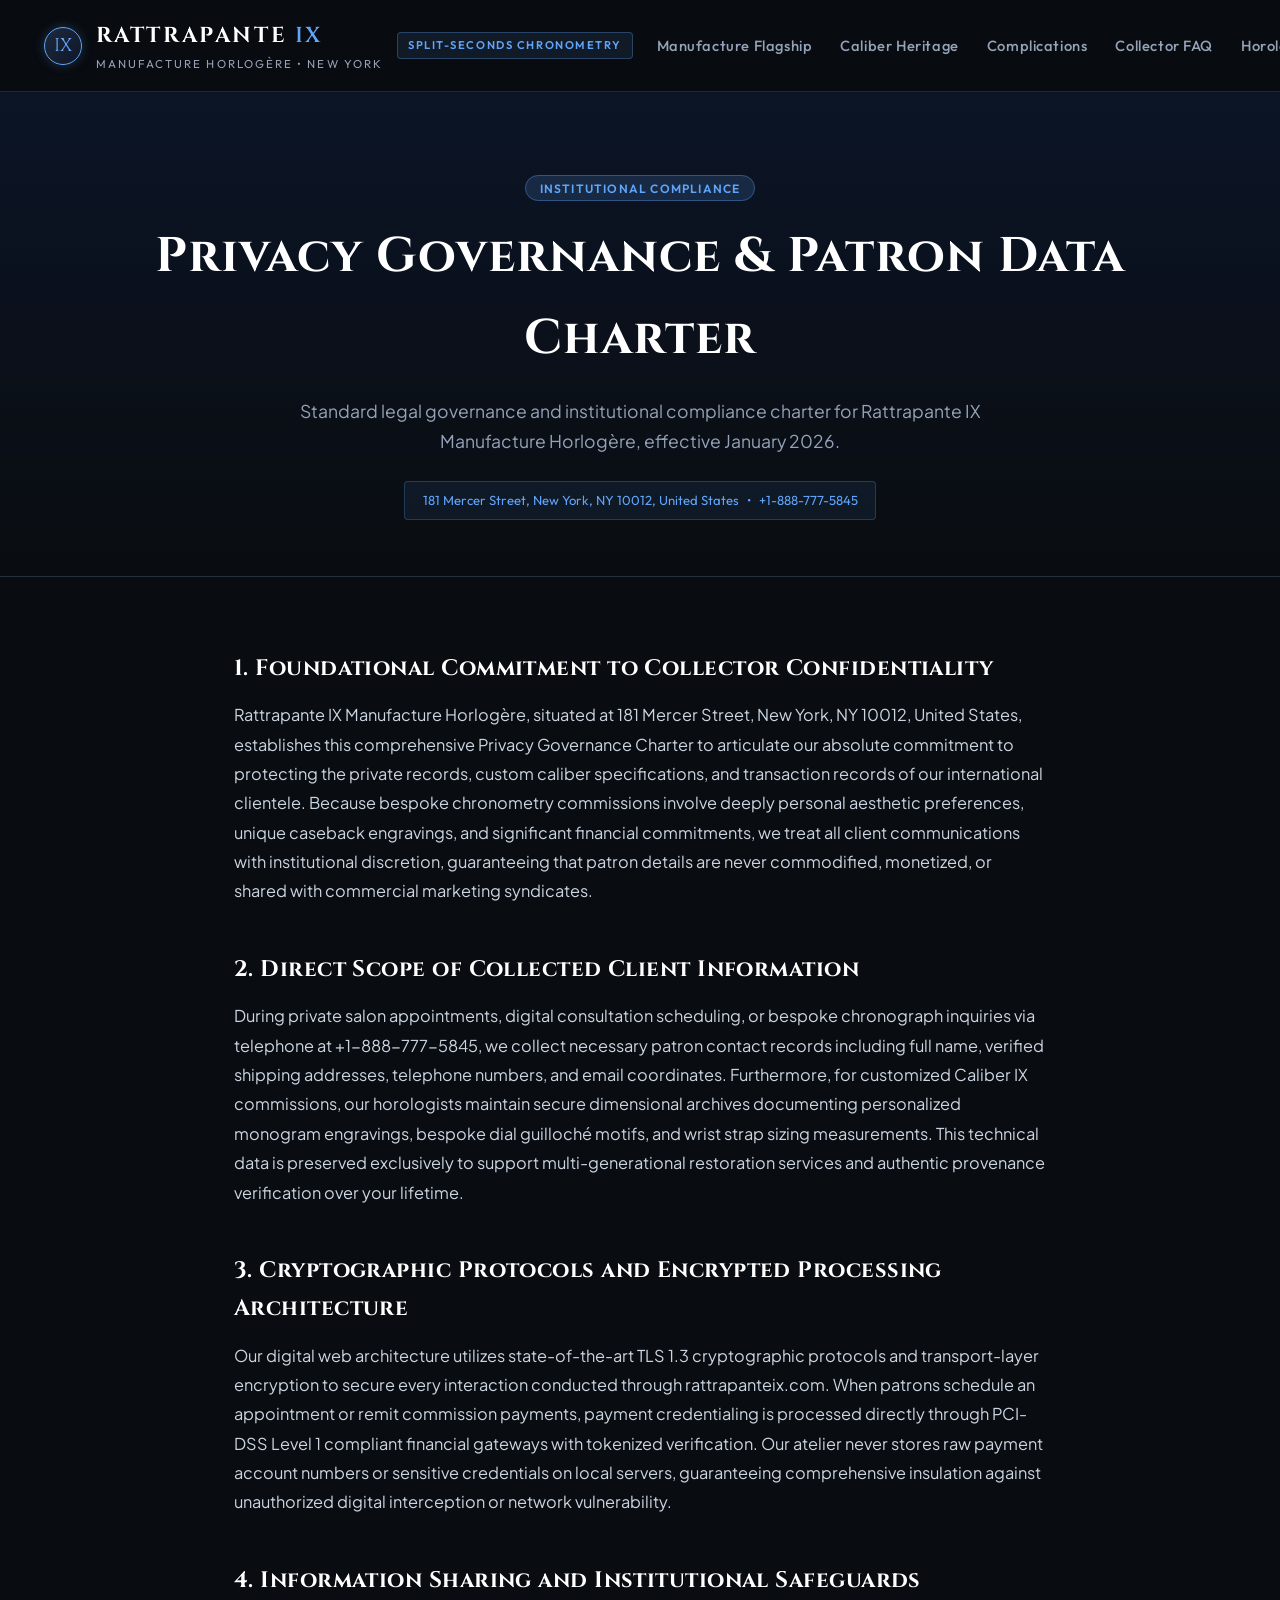
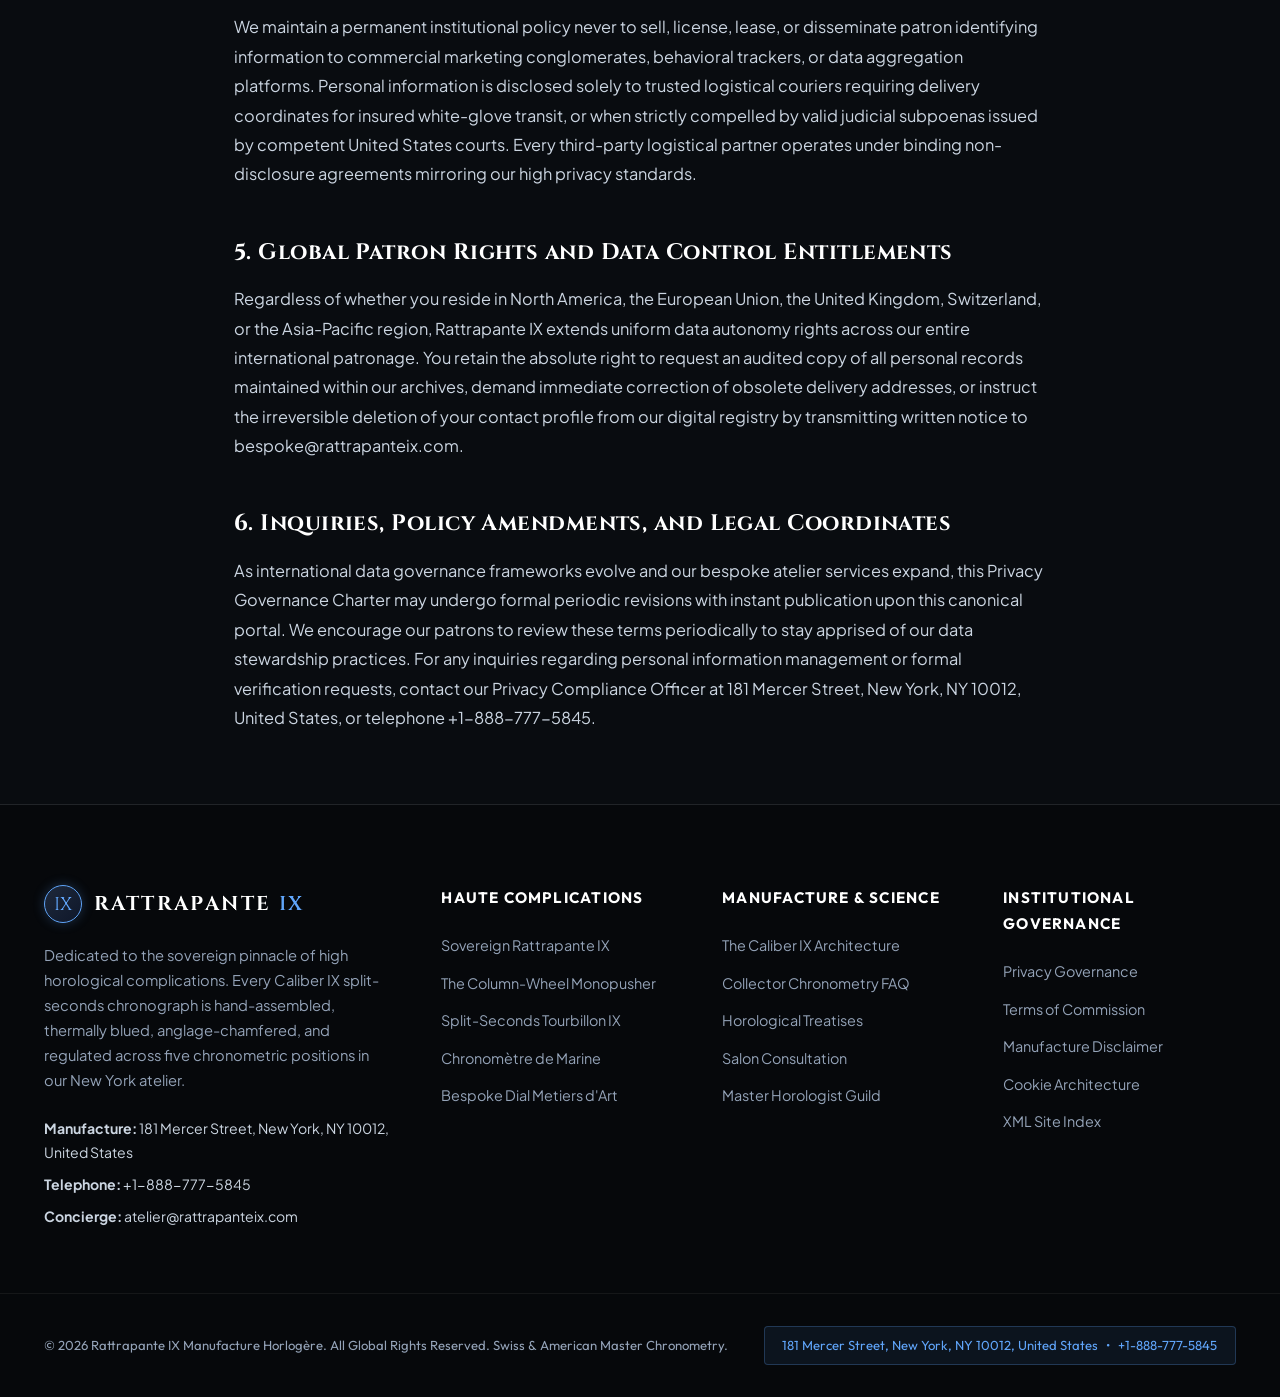
<file: privacy-policy.html>
<!DOCTYPE html>
<html lang="en">
<head>
    <!-- Google tag (gtag.js) -->
    <script async src="https://www.googletagmanager.com/gtag/js?id=G-0LY0HY7L01"></script>
    <script>
      window.dataLayer = window.dataLayer || [];
      function gtag(){dataLayer.push(arguments);}
      gtag('js', new Date());
      gtag('config', 'G-0LY0HY7L01');
    </script>
    <meta charset="UTF-8">
    <meta name="viewport" content="width=device-width, initial-scale=1.0">
    <title>Privacy Governance & Patron Data Charter | Rattrapante IX Haute Horlogerie</title>
    <meta name="description" content="Official privacy governance charter of Rattrapante IX Manufacture Horlogère. Codifies the protection of private patron commissions, consultation records, and digital salon transactions.">
    <link rel="canonical" href="https://rattrapanteix.com/">
    
    <!-- Open Graph -->
    <meta property="og:title" content="Privacy Governance & Patron Data Charter | Rattrapante IX Haute Horlogerie">
    <meta property="og:description" content="Official privacy governance charter of Rattrapante IX Manufacture Horlogère. Codifies the protection of private patron commissions, consultation records, and digital salon transactions.">
    <meta property="og:type" content="website">
    <meta property="og:url" content="https://rattrapanteix.com/">
    <meta property="og:image" content="https://rattrapanteix.com/assets/images/rattrapante-hero-chronograph-split-second.jpg">

    <!-- Google Fonts -->
    <link rel="preconnect" href="https://fonts.googleapis.com">
    <link rel="preconnect" href="https://fonts.gstatic.com" crossorigin>
    <link href="https://fonts.googleapis.com/css2?family=Cinzel:wght@500;600;700;800&family=Outfit:wght@300;400;500;600;700&family=Plus+Jakarta+Sans:ital,wght@0,300;0,400;0,500;0,600;0,700;1,400&display=swap" rel="stylesheet">
    
    <link rel="stylesheet" href="assets/css/style.css">
</head>
<body>

    <!-- Header -->
    <header class="site-header">
        <div class="container header-inner">
            <a href="index.html" class="brand-logo" aria-label="Rattrapante IX Haute Horlogerie Home">
                <div class="brand-crest">IX</div>
                <div class="brand-text-wrap">
                    <div class="brand-name">RATTRAPANTE <span>IX</span></div>
                    <div class="brand-sub">Manufacture Horlog&egrave;re &bull; New York</div>
                </div>
                <span class="brand-badge">SPLIT-SECONDS CHRONOMETRY</span>
            </a>
            <nav class="main-nav" aria-label="Main Navigation">
                <a href="index.html" class="nav-link">Manufacture Flagship</a>
                <a href="about.html" class="nav-link">Caliber Heritage</a>
                <a href="services.html" class="nav-link">Complications</a>
                <a href="faq.html" class="nav-link">Collector FAQ</a>
                <a href="blog.html" class="nav-link">Horological Treatises</a>
            </nav>
            <div class="header-actions">
                <a href="contact.html" class="btn btn-primary">Commission Timepiece</a>
                <button class="drawer-toggle" id="drawer-toggle" aria-label="Toggle Navigation Menu">&#9776;</button>
            </div>
        </div>
    </header>

    <!-- Mobile Drawer -->
    <div class="mobile-drawer" id="mobile-drawer" aria-label="Mobile Navigation Menu">
        <a href="index.html">Manufacture Flagship</a>
        <a href="about.html">Caliber Heritage</a>
        <a href="services.html">Complications</a>
        <a href="faq.html">Collector FAQ</a>
        <a href="blog.html">Horological Treatises</a>
        <a href="contact.html" style="color: var(--color-ice-blue); font-weight: 600; margin-top: 1rem;">Commission Timepiece &rarr;</a>
    </div>

    <main class="main-content">
        <div class="page-masthead">
            <div class="container text-center">
                <span class="category-badge">Institutional Compliance</span>
                <h1 class="page-title">Privacy Governance & Patron Data Charter</h1>
                <p class="page-subtitle">Standard legal governance and institutional compliance charter for Rattrapante IX Manufacture Horlogère, effective January 2026.</p>
                <div class="institutional-badge" style="margin-top: 1.5rem;">
                    <span>181 Mercer Street, New York, NY 10012, United States</span> &bull; <span>+1-888-777-5845</span>
                </div>
            </div>
        </div>

        <div class="container legal-layout">
            <article class="legal-body">

                <section class="legal-section">
                    <h2>1. Foundational Commitment to Collector Confidentiality</h2>
                    <p>Rattrapante IX Manufacture Horlogère, situated at 181 Mercer Street, New York, NY 10012, United States, establishes this comprehensive Privacy Governance Charter to articulate our absolute commitment to protecting the private records, custom caliber specifications, and transaction records of our international clientele. Because bespoke chronometry commissions involve deeply personal aesthetic preferences, unique caseback engravings, and significant financial commitments, we treat all client communications with institutional discretion, guaranteeing that patron details are never commodified, monetized, or shared with commercial marketing syndicates.</p>
                </section>
                <section class="legal-section">
                    <h2>2. Direct Scope of Collected Client Information</h2>
                    <p>During private salon appointments, digital consultation scheduling, or bespoke chronograph inquiries via telephone at +1-888-777-5845, we collect necessary patron contact records including full name, verified shipping addresses, telephone numbers, and email coordinates. Furthermore, for customized Caliber IX commissions, our horologists maintain secure dimensional archives documenting personalized monogram engravings, bespoke dial guilloché motifs, and wrist strap sizing measurements. This technical data is preserved exclusively to support multi-generational restoration services and authentic provenance verification over your lifetime.</p>
                </section>
                <section class="legal-section">
                    <h2>3. Cryptographic Protocols and Encrypted Processing Architecture</h2>
                    <p>Our digital web architecture utilizes state-of-the-art TLS 1.3 cryptographic protocols and transport-layer encryption to secure every interaction conducted through rattrapanteix.com. When patrons schedule an appointment or remit commission payments, payment credentialing is processed directly through PCI-DSS Level 1 compliant financial gateways with tokenized verification. Our atelier never stores raw payment account numbers or sensitive credentials on local servers, guaranteeing comprehensive insulation against unauthorized digital interception or network vulnerability.</p>
                </section>
                <section class="legal-section">
                    <h2>4. Information Sharing and Institutional Safeguards</h2>
                    <p>We maintain a permanent institutional policy never to sell, license, lease, or disseminate patron identifying information to commercial marketing conglomerates, behavioral trackers, or data aggregation platforms. Personal information is disclosed solely to trusted logistical couriers requiring delivery coordinates for insured white-glove transit, or when strictly compelled by valid judicial subpoenas issued by competent United States courts. Every third-party logistical partner operates under binding non-disclosure agreements mirroring our high privacy standards.</p>
                </section>
                <section class="legal-section">
                    <h2>5. Global Patron Rights and Data Control Entitlements</h2>
                    <p>Regardless of whether you reside in North America, the European Union, the United Kingdom, Switzerland, or the Asia-Pacific region, Rattrapante IX extends uniform data autonomy rights across our entire international patronage. You retain the absolute right to request an audited copy of all personal records maintained within our archives, demand immediate correction of obsolete delivery addresses, or instruct the irreversible deletion of your contact profile from our digital registry by transmitting written notice to bespoke@rattrapanteix.com.</p>
                </section>
                <section class="legal-section">
                    <h2>6. Inquiries, Policy Amendments, and Legal Coordinates</h2>
                    <p>As international data governance frameworks evolve and our bespoke atelier services expand, this Privacy Governance Charter may undergo formal periodic revisions with instant publication upon this canonical portal. We encourage our patrons to review these terms periodically to stay apprised of our data stewardship practices. For any inquiries regarding personal information management or formal verification requests, contact our Privacy Compliance Officer at 181 Mercer Street, New York, NY 10012, United States, or telephone +1-888-777-5845.</p>
                </section>
            </article>
        </div>
    </main>

    <!-- Site Footer -->
    <footer class="site-footer">
        <div class="container footer-grid">
            <div class="footer-col brand-col">
                <div class="footer-logo">
                    <div class="brand-crest">IX</div>
                    <div class="brand-name" style="font-size: 1.25rem;">RATTRAPANTE <span>IX</span></div>
                </div>
                <p class="footer-bio">
                    Dedicated to the sovereign pinnacle of high horological complications. Every Caliber IX split-seconds chronograph is hand-assembled, thermally blued, anglage-chamfered, and regulated across five chronometric positions in our New York atelier.
                </p>
                <div class="footer-contact-details">
                    <p class="contact-line"><strong>Manufacture:</strong> 181 Mercer Street, New York, NY 10012, United States</p>
                    <p class="contact-line"><strong>Telephone:</strong> +1-888-777-5845</p>
                    <p class="contact-line"><strong>Concierge:</strong> atelier@rattrapanteix.com</p>
                </div>
            </div>

            <div class="footer-col">
                <h4 class="footer-heading">Haute Complications</h4>
                <ul class="footer-links">
                    <li><a href="services.html#split-seconds">Sovereign Rattrapante IX</a></li>
                    <li><a href="services.html#monopusher">The Column-Wheel Monopusher</a></li>
                    <li><a href="services.html#tourbillon">Split-Seconds Tourbillon IX</a></li>
                    <li><a href="services.html#chronometre">Chronom&egrave;tre de Marine</a></li>
                    <li><a href="services.html#bespoke">Bespoke Dial Metiers d'Art</a></li>
                </ul>
            </div>

            <div class="footer-col">
                <h4 class="footer-heading">Manufacture &amp; Science</h4>
                <ul class="footer-links">
                    <li><a href="about.html">The Caliber IX Architecture</a></li>
                    <li><a href="faq.html">Collector Chronometry FAQ</a></li>
                    <li><a href="blog.html">Horological Treatises</a></li>
                    <li><a href="contact.html">Salon Consultation</a></li>
                    <li><a href="about.html#master-watchmaker">Master Horologist Guild</a></li>
                </ul>
            </div>

            <div class="footer-col">
                <h4 class="footer-heading">Institutional Governance</h4>
                <ul class="footer-links">
                    <li><a href="privacy-policy.html">Privacy Governance</a></li>
                    <li><a href="terms-and-conditions.html">Terms of Commission</a></li>
                    <li><a href="disclaimer.html">Manufacture Disclaimer</a></li>
                    <li><a href="cookie-policy.html">Cookie Architecture</a></li>
                    <li><a href="sitemap.xml">XML Site Index</a></li>
                </ul>
            </div>
        </div>

        <div class="footer-bottom">
            <div class="container footer-bottom-inner">
                <p>&copy; 2026 Rattrapante IX Manufacture Horlog&egrave;re. All Global Rights Reserved. Swiss &amp; American Master Chronometry.</p>
                <div class="institutional-badge">
                    <span>181 Mercer Street, New York, NY 10012, United States</span> &bull; <span>+1-888-777-5845</span>
                </div>
            </div>
        </div>
    </footer>

    <script src="assets/js/main.js"></script>
</body>
</html>
</file>
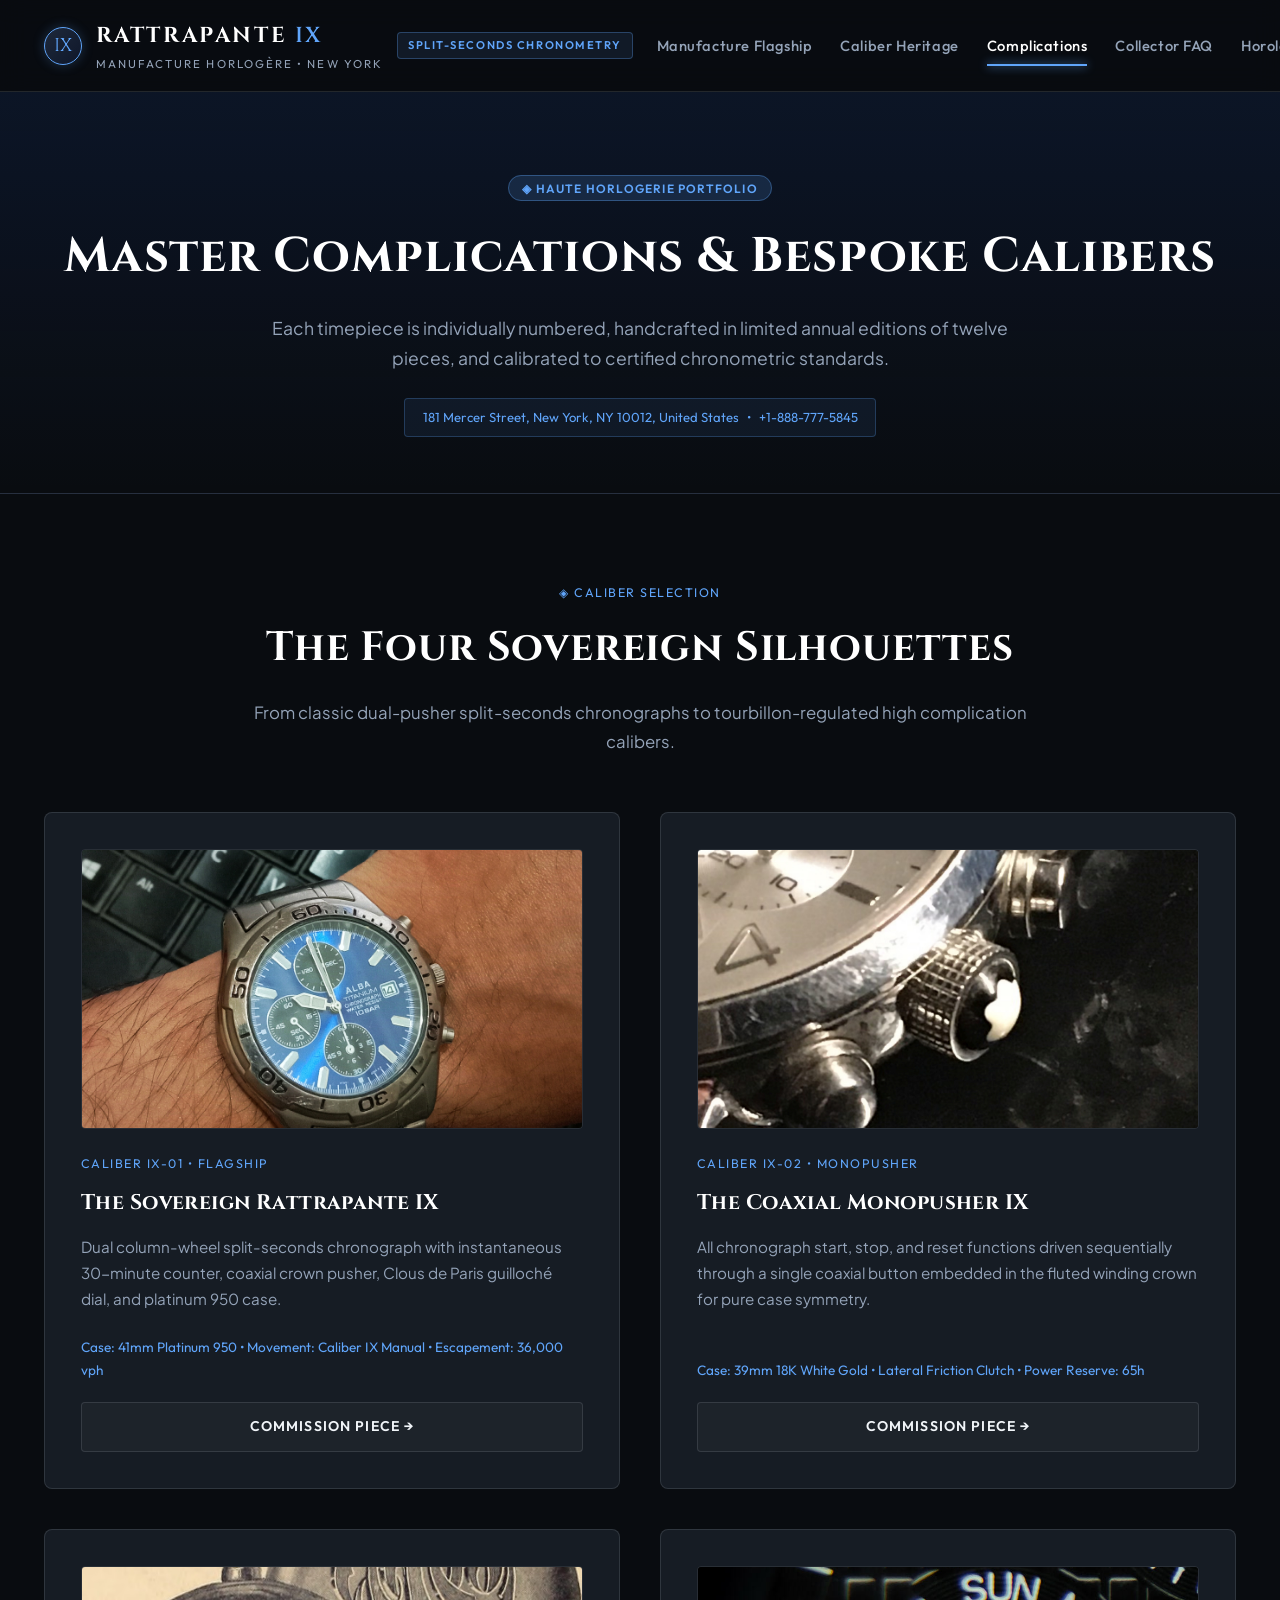
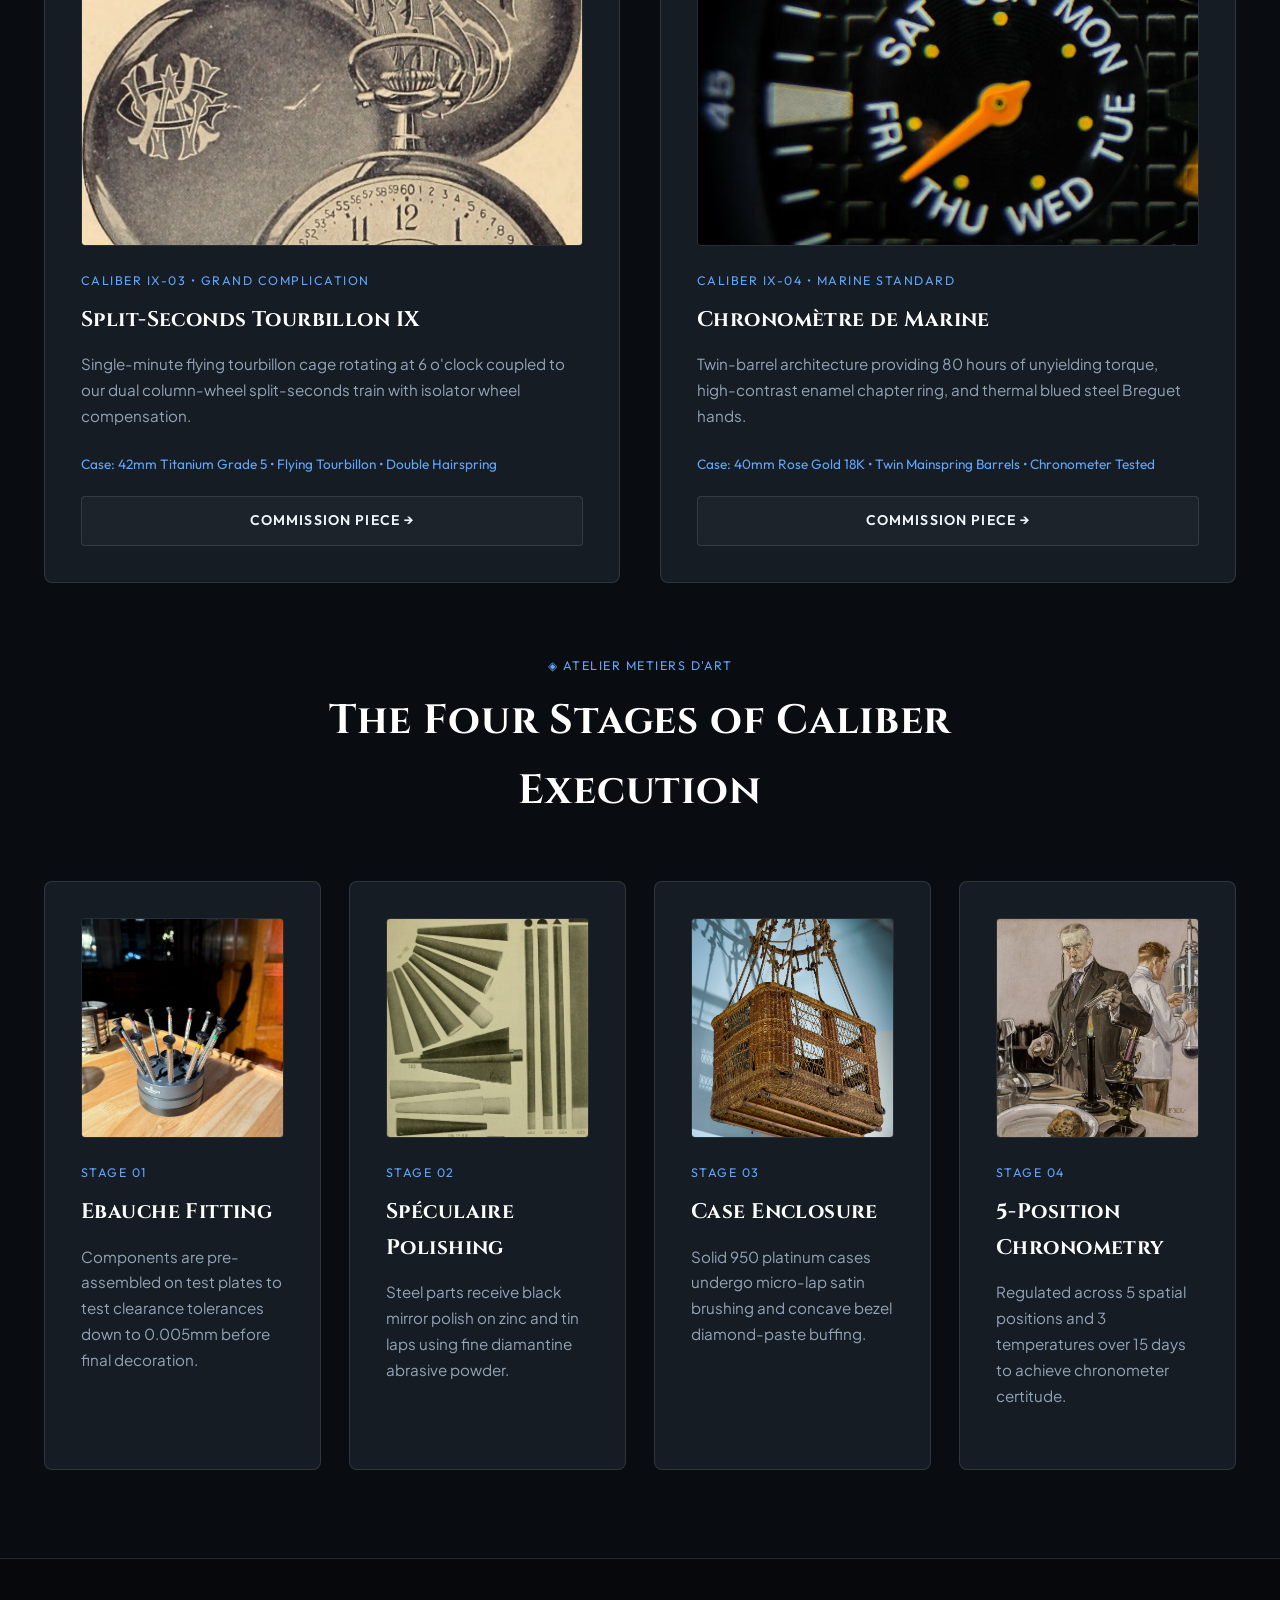
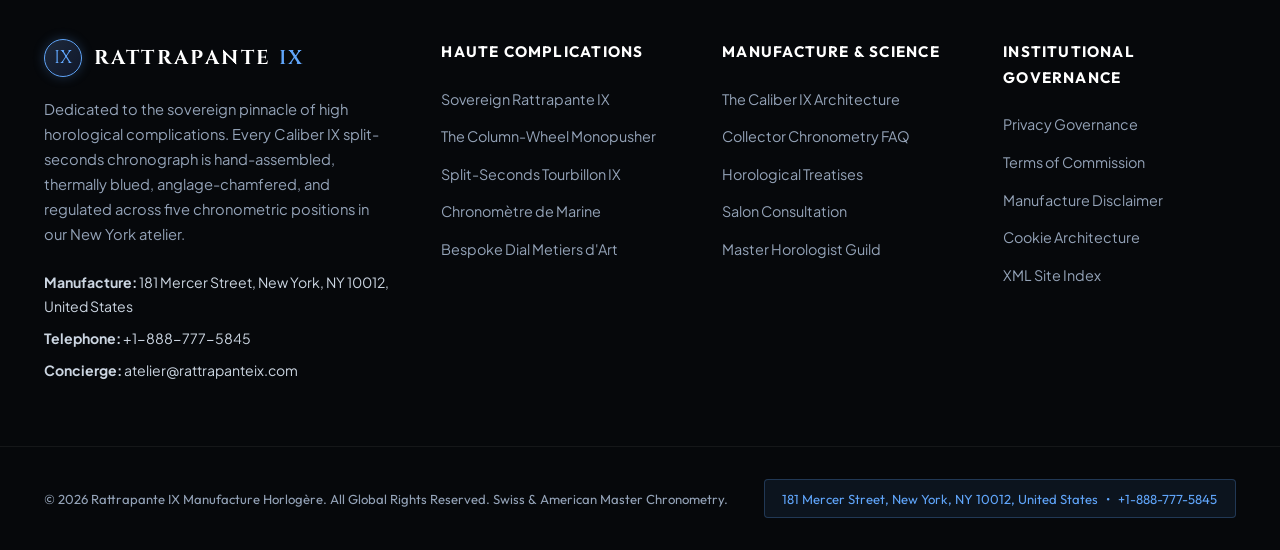
<file: services.html>
<!DOCTYPE html>
<html lang="en">
<head>
    <!-- Google tag (gtag.js) -->
    <script async src="https://www.googletagmanager.com/gtag/js?id=G-0LY0HY7L01"></script>
    <script>
      window.dataLayer = window.dataLayer || [];
      function gtag(){dataLayer.push(arguments);}
      gtag('js', new Date());
      gtag('config', 'G-0LY0HY7L01');
    </script>
    <meta charset="UTF-8">
    <meta name="viewport" content="width=device-width, initial-scale=1.0">
    <title>Haute Complications & Bespoke Commissions | Rattrapante IX Haute Horlogerie</title>
    <meta name="description" content="Explore the Rattrapante IX caliber portfolio: Sovereign Split-Seconds Chronograph, Column-Wheel Monopusher, Tourbillon Rattrapante, and bespoke guilloche commissions.">
    <link rel="canonical" href="https://rattrapanteix.com/">
    
    <!-- Open Graph -->
    <meta property="og:title" content="Haute Complications & Bespoke Commissions | Rattrapante IX Haute Horlogerie">
    <meta property="og:description" content="Explore the Rattrapante IX caliber portfolio: Sovereign Split-Seconds Chronograph, Column-Wheel Monopusher, Tourbillon Rattrapante, and bespoke guilloche commissions.">
    <meta property="og:type" content="website">
    <meta property="og:url" content="https://rattrapanteix.com/">
    <meta property="og:image" content="https://rattrapanteix.com/assets/images/rattrapante-hero-chronograph-split-second.jpg">

    <!-- Google Fonts -->
    <link rel="preconnect" href="https://fonts.googleapis.com">
    <link rel="preconnect" href="https://fonts.gstatic.com" crossorigin>
    <link href="https://fonts.googleapis.com/css2?family=Cinzel:wght@500;600;700;800&family=Outfit:wght@300;400;500;600;700&family=Plus+Jakarta+Sans:ital,wght@0,300;0,400;0,500;0,600;0,700;1,400&display=swap" rel="stylesheet">
    
    <link rel="stylesheet" href="assets/css/style.css">
</head>
<body>
    <!-- Header -->
    <header class="site-header">
        <div class="container header-inner">
            <a href="index.html" class="brand-logo" aria-label="Rattrapante IX Haute Horlogerie Home">
                <div class="brand-crest">IX</div>
                <div class="brand-text-wrap">
                    <div class="brand-name">RATTRAPANTE <span>IX</span></div>
                    <div class="brand-sub">Manufacture Horlog&egrave;re &bull; New York</div>
                </div>
                <span class="brand-badge">SPLIT-SECONDS CHRONOMETRY</span>
            </a>
            <nav class="main-nav" aria-label="Main Navigation">
                <a href="index.html" class="nav-link ">Manufacture Flagship</a>
                <a href="about.html" class="nav-link ">Caliber Heritage</a>
                <a href="services.html" class="nav-link active">Complications</a>
                <a href="faq.html" class="nav-link ">Collector FAQ</a>
                <a href="blog.html" class="nav-link ">Horological Treatises</a>
            </nav>
            <div class="header-actions">
                <a href="contact.html" class="btn btn-primary">Commission Timepiece</a>
                <button class="drawer-toggle" id="drawer-toggle" aria-label="Toggle Navigation Menu">&#9776;</button>
            </div>
        </div>
    </header>

    <!-- Mobile Drawer -->
    <div class="mobile-drawer" id="mobile-drawer" aria-label="Mobile Navigation Menu">
        <a href="index.html">Manufacture Flagship</a>
        <a href="about.html">Caliber Heritage</a>
        <a href="services.html">Complications</a>
        <a href="faq.html">Collector FAQ</a>
        <a href="blog.html">Horological Treatises</a>
        <a href="contact.html" style="color: var(--color-ice-blue); font-weight: 600; margin-top: 1rem;">Commission Timepiece &rarr;</a>
    </div>

    <main>
        <section class="page-masthead">
            <div class="container">
                <span class="category-badge">&#9672; HAUTE HORLOGERIE PORTFOLIO</span>
                <h1 class="page-title">Master Complications &amp; Bespoke Calibers</h1>
                <p class="page-subtitle">
                    Each timepiece is individually numbered, handcrafted in limited annual editions of twelve pieces, and calibrated to certified chronometric standards.
                </p>
                <div class="institutional-badge" style="margin-top: 1.5rem;">
                    <span>181 Mercer Street, New York, NY 10012, United States</span> &bull; <span>+1-888-777-5845</span>
                </div>
            </div>
        </section>

        <section class="section">
            <div class="container">
                <div class="section-header">
                    <div class="card-tag">&#9672; CALIBER SELECTION</div>
                    <h2 class="section-title">The Four Sovereign Silhouettes</h2>
                    <p class="section-subtitle">
                        From classic dual-pusher split-seconds chronographs to tourbillon-regulated high complication calibers.
                    </p>
                </div>

                <!-- Silhouettes Grid -->
                <div class="grid-2" style="margin-bottom: 4.5rem;">
                    <div class="card" id="split-seconds">
                        <div class="card-img-wrap" style="height: 280px;">
                            <img src="assets/images/rattrapante-hero-chronograph-split-second.jpg" alt="Sovereign Rattrapante IX split-seconds chronograph watch in solid platinum">
                        </div>
                        <div class="card-tag">Caliber IX-01 &bull; Flagship</div>
                        <h3 class="card-title">The Sovereign Rattrapante IX</h3>
                        <p class="card-text">
                            Dual column-wheel split-seconds chronograph with instantaneous 30-minute counter, coaxial crown pusher, Clous de Paris guilloché dial, and platinum 950 case.
                        </p>
                        <div style="font-family: var(--font-sub); font-size: 0.85rem; color: var(--color-ice-blue); margin-bottom: 1.25rem;">
                            Case: 41mm Platinum 950 &bull; Movement: Caliber IX Manual &bull; Escapement: 36,000 vph
                        </div>
                        <a href="contact.html" class="btn btn-outline">Commission Piece &rarr;</a>
                    </div>

                    <div class="card" id="monopusher">
                        <div class="card-img-wrap" style="height: 280px;">
                            <img src="assets/images/rattrapante-chronograph-pushers-crown.jpg" alt="Coaxial crown pusher and chronograph case profile">
                        </div>
                        <div class="card-tag">Caliber IX-02 &bull; Monopusher</div>
                        <h3 class="card-title">The Coaxial Monopusher IX</h3>
                        <p class="card-text">
                            All chronograph start, stop, and reset functions driven sequentially through a single coaxial button embedded in the fluted winding crown for pure case symmetry.
                        </p>
                        <div style="font-family: var(--font-sub); font-size: 0.85rem; color: var(--color-ice-blue); margin-bottom: 1.25rem;">
                            Case: 39mm 18K White Gold &bull; Lateral Friction Clutch &bull; Power Reserve: 65h
                        </div>
                        <a href="contact.html" class="btn btn-outline">Commission Piece &rarr;</a>
                    </div>

                    <div class="card" id="tourbillon">
                        <div class="card-img-wrap" style="height: 280px;">
                            <img src="assets/images/rattrapante-escapement-ruby-jewel-pallet.jpg" alt="Tourbillon escapement with synthetic ruby jewels and blued balance">
                        </div>
                        <div class="card-tag">Caliber IX-03 &bull; Grand Complication</div>
                        <h3 class="card-title">Split-Seconds Tourbillon IX</h3>
                        <p class="card-text">
                            Single-minute flying tourbillon cage rotating at 6 o'clock coupled to our dual column-wheel split-seconds train with isolator wheel compensation.
                        </p>
                        <div style="font-family: var(--font-sub); font-size: 0.85rem; color: var(--color-ice-blue); margin-bottom: 1.25rem;">
                            Case: 42mm Titanium Grade 5 &bull; Flying Tourbillon &bull; Double Hairspring
                        </div>
                        <a href="contact.html" class="btn btn-outline">Commission Piece &rarr;</a>
                    </div>

                    <div class="card" id="chronometre">
                        <div class="card-img-wrap" style="height: 280px;">
                            <img src="assets/images/rattrapante-chronograph-subdials-hands.jpg" alt="Chronomètre dial with jumping 30-minute counter and running seconds">
                        </div>
                        <div class="card-tag">Caliber IX-04 &bull; Marine Standard</div>
                        <h3 class="card-title">Chronom&egrave;tre de Marine</h3>
                        <p class="card-text">
                            Twin-barrel architecture providing 80 hours of unyielding torque, high-contrast enamel chapter ring, and thermal blued steel Breguet hands.
                        </p>
                        <div style="font-family: var(--font-sub); font-size: 0.85rem; color: var(--color-ice-blue); margin-bottom: 1.25rem;">
                            Case: 40mm Rose Gold 18K &bull; Twin Mainspring Barrels &bull; Chronometer Tested
                        </div>
                        <a href="contact.html" class="btn btn-outline">Commission Piece &rarr;</a>
                    </div>
                </div>

                <!-- Handcraft Bench Grid -->
                <div class="section-header">
                    <div class="card-tag">&#9672; ATELIER METIERS D'ART</div>
                    <h2 class="section-title">The Four Stages of Caliber Execution</h2>
                </div>

                <div class="grid-4">
                    <div class="card">
                        <div class="card-img-wrap">
                            <img src="assets/images/rattrapante-watchmaker-tweezers-parts.jpg" alt="Chronograph levers and springs organized on watchmaker tray">
                        </div>
                        <div class="card-tag">Stage 01</div>
                        <h3 class="card-title">Ebauche Fitting</h3>
                        <p class="card-text">
                            Components are pre-assembled on test plates to test clearance tolerances down to 0.005mm before final decoration.
                        </p>
                    </div>

                    <div class="card">
                        <div class="card-img-wrap">
                            <img src="assets/images/rattrapante-hand-polishing-pegwood-tin.jpg" alt="Watchmaker using gentian pegwood and diamantine paste for black polish">
                        </div>
                        <div class="card-tag">Stage 02</div>
                        <h3 class="card-title">Sp&eacute;culaire Polishing</h3>
                        <p class="card-text">
                            Steel parts receive black mirror polish on zinc and tin laps using fine diamantine abrasive powder.
                        </p>
                    </div>

                    <div class="card">
                        <div class="card-img-wrap">
                            <img src="assets/images/rattrapante-platinum-case-finishing.jpg" alt="Hand-brushed platinum case flanks and lugs">
                        </div>
                        <div class="card-tag">Stage 03</div>
                        <h3 class="card-title">Case Enclosure</h3>
                        <p class="card-text">
                            Solid 950 platinum cases undergo micro-lap satin brushing and concave bezel diamond-paste buffing.
                        </p>
                    </div>

                    <div class="card">
                        <div class="card-img-wrap">
                            <img src="assets/images/rattrapante-timing-machine-vibrograf.jpg" alt="Acoustic timing machine testing watch beat error and rate deviation">
                        </div>
                        <div class="card-tag">Stage 04</div>
                        <h3 class="card-title">5-Position Chronometry</h3>
                        <p class="card-text">
                            Regulated across 5 spatial positions and 3 temperatures over 15 days to achieve chronometer certitude.
                        </p>
                    </div>
                </div>
            </div>
        </section>
    </main>
    <!-- Site Footer -->
    <footer class="site-footer">
        <div class="container footer-grid">
            <div class="footer-col brand-col">
                <div class="footer-logo">
                    <div class="brand-crest">IX</div>
                    <div class="brand-name" style="font-size: 1.25rem;">RATTRAPANTE <span>IX</span></div>
                </div>
                <p class="footer-bio">
                    Dedicated to the sovereign pinnacle of high horological complications. Every Caliber IX split-seconds chronograph is hand-assembled, thermally blued, anglage-chamfered, and regulated across five chronometric positions in our New York atelier.
                </p>
                <div class="footer-contact-details">
                    <p class="contact-line"><strong>Manufacture:</strong> 181 Mercer Street, New York, NY 10012, United States</p>
                    <p class="contact-line"><strong>Telephone:</strong> +1-888-777-5845</p>
                    <p class="contact-line"><strong>Concierge:</strong> atelier@rattrapanteix.com</p>
                </div>
            </div>

            <div class="footer-col">
                <h4 class="footer-heading">Haute Complications</h4>
                <ul class="footer-links">
                    <li><a href="services.html#split-seconds">Sovereign Rattrapante IX</a></li>
                    <li><a href="services.html#monopusher">The Column-Wheel Monopusher</a></li>
                    <li><a href="services.html#tourbillon">Split-Seconds Tourbillon IX</a></li>
                    <li><a href="services.html#chronometre">Chronom&egrave;tre de Marine</a></li>
                    <li><a href="services.html#bespoke">Bespoke Dial Metiers d'Art</a></li>
                </ul>
            </div>

            <div class="footer-col">
                <h4 class="footer-heading">Manufacture &amp; Science</h4>
                <ul class="footer-links">
                    <li><a href="about.html">The Caliber IX Architecture</a></li>
                    <li><a href="faq.html">Collector Chronometry FAQ</a></li>
                    <li><a href="blog.html">Horological Treatises</a></li>
                    <li><a href="contact.html">Salon Consultation</a></li>
                    <li><a href="about.html#master-watchmaker">Master Horologist Guild</a></li>
                </ul>
            </div>

            <div class="footer-col">
                <h4 class="footer-heading">Institutional Governance</h4>
                <ul class="footer-links">
                    <li><a href="privacy-policy.html">Privacy Governance</a></li>
                    <li><a href="terms-and-conditions.html">Terms of Commission</a></li>
                    <li><a href="disclaimer.html">Manufacture Disclaimer</a></li>
                    <li><a href="cookie-policy.html">Cookie Architecture</a></li>
                    <li><a href="sitemap.xml">XML Site Index</a></li>
                </ul>
            </div>
        </div>

        <div class="footer-bottom">
            <div class="container footer-bottom-inner">
                <p>&copy; 2026 Rattrapante IX Manufacture Horlog&egrave;re. All Global Rights Reserved. Swiss &amp; American Master Chronometry.</p>
                <div class="institutional-badge">
                    <span>181 Mercer Street, New York, NY 10012, United States</span> &bull; <span>+1-888-777-5845</span>
                </div>
            </div>
        </div>
    </footer>

    <script src="assets/js/main.js"></script>
</body>
</html>
</file>
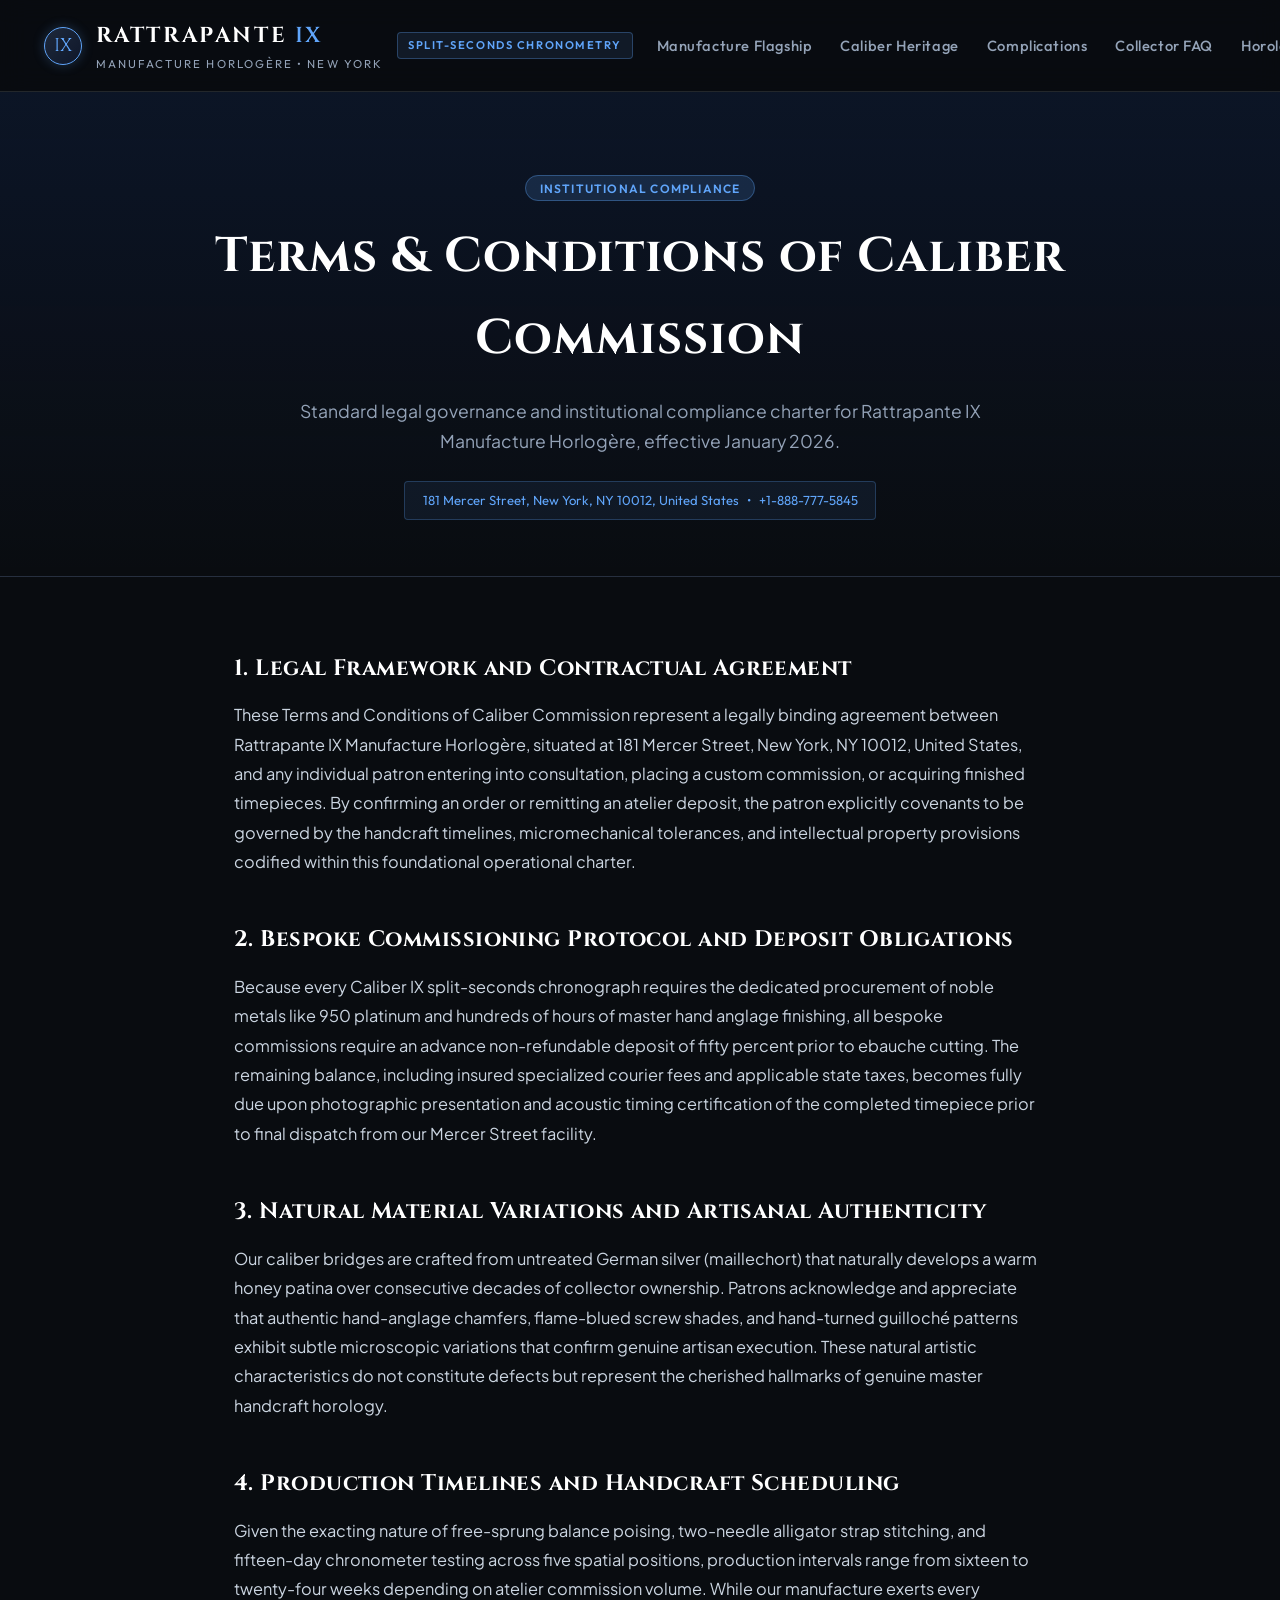
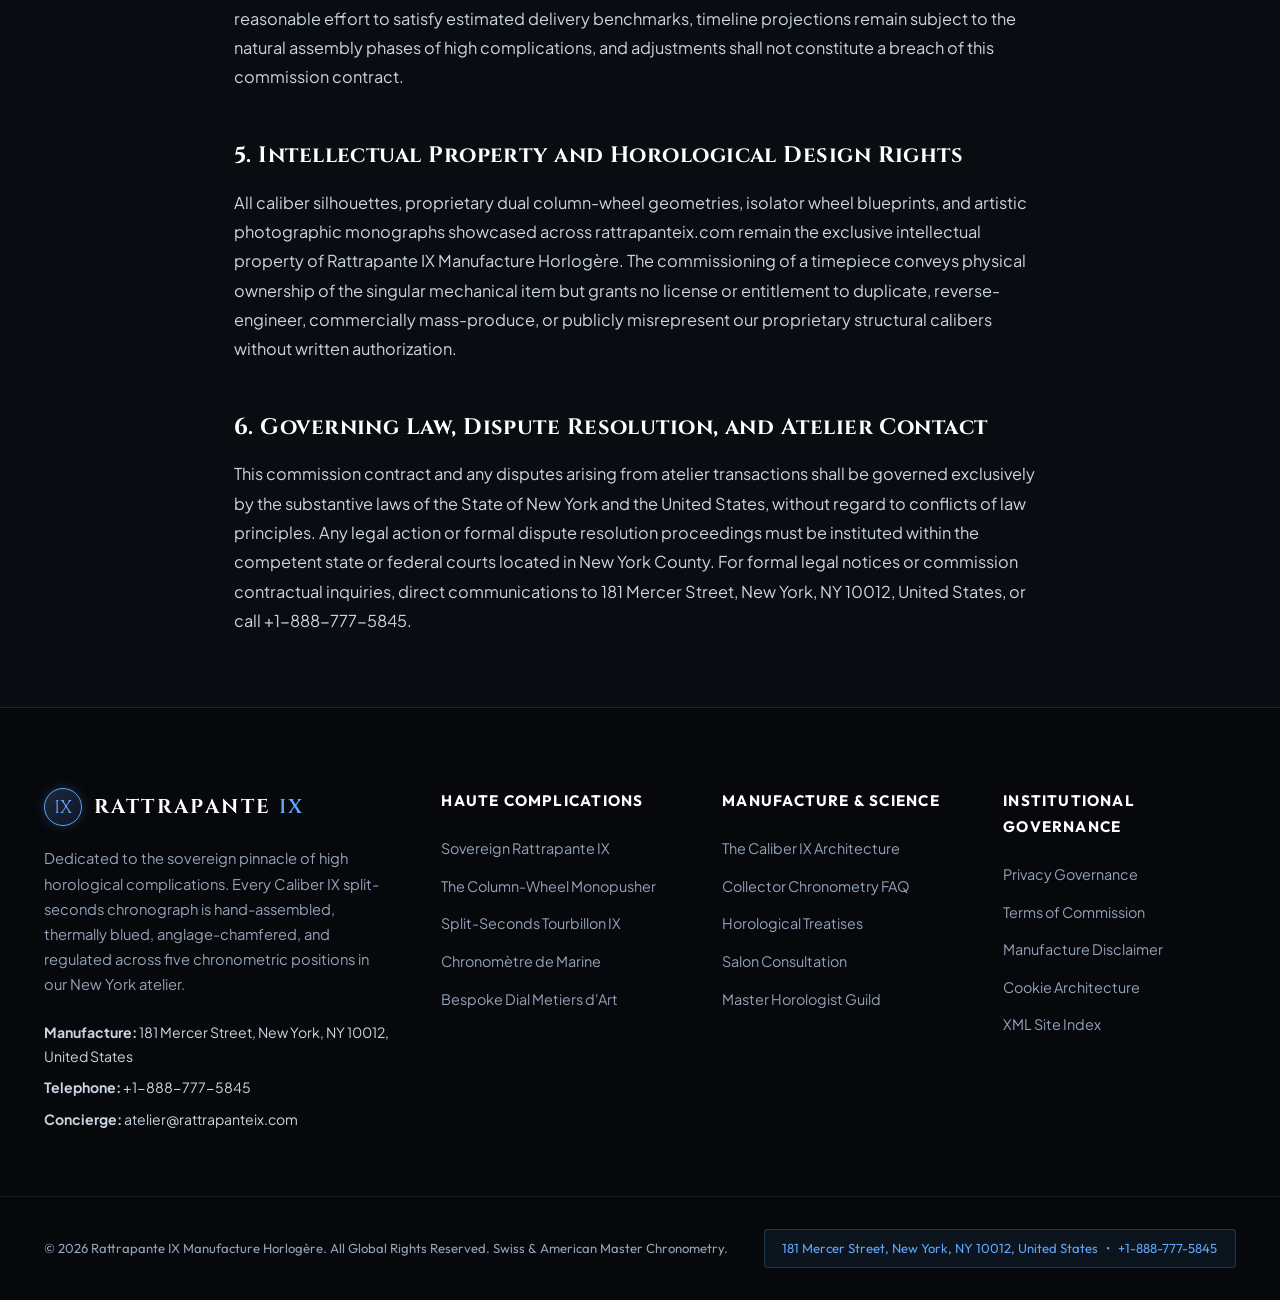
<file: terms-and-conditions.html>
<!DOCTYPE html>
<html lang="en">
<head>
    <!-- Google tag (gtag.js) -->
    <script async src="https://www.googletagmanager.com/gtag/js?id=G-0LY0HY7L01"></script>
    <script>
      window.dataLayer = window.dataLayer || [];
      function gtag(){dataLayer.push(arguments);}
      gtag('js', new Date());
      gtag('config', 'G-0LY0HY7L01');
    </script>
    <meta charset="UTF-8">
    <meta name="viewport" content="width=device-width, initial-scale=1.0">
    <title>Terms & Conditions of Caliber Commission | Rattrapante IX Haute Horlogerie</title>
    <meta name="description" content="Official terms and conditions governing bespoke Rattrapante IX chronographs, atelier salon consultations, handcraft timelines, and collector ownership.">
    <link rel="canonical" href="https://rattrapanteix.com/">
    
    <!-- Open Graph -->
    <meta property="og:title" content="Terms & Conditions of Caliber Commission | Rattrapante IX Haute Horlogerie">
    <meta property="og:description" content="Official terms and conditions governing bespoke Rattrapante IX chronographs, atelier salon consultations, handcraft timelines, and collector ownership.">
    <meta property="og:type" content="website">
    <meta property="og:url" content="https://rattrapanteix.com/">
    <meta property="og:image" content="https://rattrapanteix.com/assets/images/rattrapante-hero-chronograph-split-second.jpg">

    <!-- Google Fonts -->
    <link rel="preconnect" href="https://fonts.googleapis.com">
    <link rel="preconnect" href="https://fonts.gstatic.com" crossorigin>
    <link href="https://fonts.googleapis.com/css2?family=Cinzel:wght@500;600;700;800&family=Outfit:wght@300;400;500;600;700&family=Plus+Jakarta+Sans:ital,wght@0,300;0,400;0,500;0,600;0,700;1,400&display=swap" rel="stylesheet">
    
    <link rel="stylesheet" href="assets/css/style.css">
</head>
<body>

    <!-- Header -->
    <header class="site-header">
        <div class="container header-inner">
            <a href="index.html" class="brand-logo" aria-label="Rattrapante IX Haute Horlogerie Home">
                <div class="brand-crest">IX</div>
                <div class="brand-text-wrap">
                    <div class="brand-name">RATTRAPANTE <span>IX</span></div>
                    <div class="brand-sub">Manufacture Horlog&egrave;re &bull; New York</div>
                </div>
                <span class="brand-badge">SPLIT-SECONDS CHRONOMETRY</span>
            </a>
            <nav class="main-nav" aria-label="Main Navigation">
                <a href="index.html" class="nav-link">Manufacture Flagship</a>
                <a href="about.html" class="nav-link">Caliber Heritage</a>
                <a href="services.html" class="nav-link">Complications</a>
                <a href="faq.html" class="nav-link">Collector FAQ</a>
                <a href="blog.html" class="nav-link">Horological Treatises</a>
            </nav>
            <div class="header-actions">
                <a href="contact.html" class="btn btn-primary">Commission Timepiece</a>
                <button class="drawer-toggle" id="drawer-toggle" aria-label="Toggle Navigation Menu">&#9776;</button>
            </div>
        </div>
    </header>

    <!-- Mobile Drawer -->
    <div class="mobile-drawer" id="mobile-drawer" aria-label="Mobile Navigation Menu">
        <a href="index.html">Manufacture Flagship</a>
        <a href="about.html">Caliber Heritage</a>
        <a href="services.html">Complications</a>
        <a href="faq.html">Collector FAQ</a>
        <a href="blog.html">Horological Treatises</a>
        <a href="contact.html" style="color: var(--color-ice-blue); font-weight: 600; margin-top: 1rem;">Commission Timepiece &rarr;</a>
    </div>

    <main class="main-content">
        <div class="page-masthead">
            <div class="container text-center">
                <span class="category-badge">Institutional Compliance</span>
                <h1 class="page-title">Terms & Conditions of Caliber Commission</h1>
                <p class="page-subtitle">Standard legal governance and institutional compliance charter for Rattrapante IX Manufacture Horlogère, effective January 2026.</p>
                <div class="institutional-badge" style="margin-top: 1.5rem;">
                    <span>181 Mercer Street, New York, NY 10012, United States</span> &bull; <span>+1-888-777-5845</span>
                </div>
            </div>
        </div>

        <div class="container legal-layout">
            <article class="legal-body">

                <section class="legal-section">
                    <h2>1. Legal Framework and Contractual Agreement</h2>
                    <p>These Terms and Conditions of Caliber Commission represent a legally binding agreement between Rattrapante IX Manufacture Horlogère, situated at 181 Mercer Street, New York, NY 10012, United States, and any individual patron entering into consultation, placing a custom commission, or acquiring finished timepieces. By confirming an order or remitting an atelier deposit, the patron explicitly covenants to be governed by the handcraft timelines, micromechanical tolerances, and intellectual property provisions codified within this foundational operational charter.</p>
                </section>
                <section class="legal-section">
                    <h2>2. Bespoke Commissioning Protocol and Deposit Obligations</h2>
                    <p>Because every Caliber IX split-seconds chronograph requires the dedicated procurement of noble metals like 950 platinum and hundreds of hours of master hand anglage finishing, all bespoke commissions require an advance non-refundable deposit of fifty percent prior to ebauche cutting. The remaining balance, including insured specialized courier fees and applicable state taxes, becomes fully due upon photographic presentation and acoustic timing certification of the completed timepiece prior to final dispatch from our Mercer Street facility.</p>
                </section>
                <section class="legal-section">
                    <h2>3. Natural Material Variations and Artisanal Authenticity</h2>
                    <p>Our caliber bridges are crafted from untreated German silver (maillechort) that naturally develops a warm honey patina over consecutive decades of collector ownership. Patrons acknowledge and appreciate that authentic hand-anglage chamfers, flame-blued screw shades, and hand-turned guilloché patterns exhibit subtle microscopic variations that confirm genuine artisan execution. These natural artistic characteristics do not constitute defects but represent the cherished hallmarks of genuine master handcraft horology.</p>
                </section>
                <section class="legal-section">
                    <h2>4. Production Timelines and Handcraft Scheduling</h2>
                    <p>Given the exacting nature of free-sprung balance poising, two-needle alligator strap stitching, and fifteen-day chronometer testing across five spatial positions, production intervals range from sixteen to twenty-four weeks depending on atelier commission volume. While our manufacture exerts every reasonable effort to satisfy estimated delivery benchmarks, timeline projections remain subject to the natural assembly phases of high complications, and adjustments shall not constitute a breach of this commission contract.</p>
                </section>
                <section class="legal-section">
                    <h2>5. Intellectual Property and Horological Design Rights</h2>
                    <p>All caliber silhouettes, proprietary dual column-wheel geometries, isolator wheel blueprints, and artistic photographic monographs showcased across rattrapanteix.com remain the exclusive intellectual property of Rattrapante IX Manufacture Horlogère. The commissioning of a timepiece conveys physical ownership of the singular mechanical item but grants no license or entitlement to duplicate, reverse-engineer, commercially mass-produce, or publicly misrepresent our proprietary structural calibers without written authorization.</p>
                </section>
                <section class="legal-section">
                    <h2>6. Governing Law, Dispute Resolution, and Atelier Contact</h2>
                    <p>This commission contract and any disputes arising from atelier transactions shall be governed exclusively by the substantive laws of the State of New York and the United States, without regard to conflicts of law principles. Any legal action or formal dispute resolution proceedings must be instituted within the competent state or federal courts located in New York County. For formal legal notices or commission contractual inquiries, direct communications to 181 Mercer Street, New York, NY 10012, United States, or call +1-888-777-5845.</p>
                </section>
            </article>
        </div>
    </main>

    <!-- Site Footer -->
    <footer class="site-footer">
        <div class="container footer-grid">
            <div class="footer-col brand-col">
                <div class="footer-logo">
                    <div class="brand-crest">IX</div>
                    <div class="brand-name" style="font-size: 1.25rem;">RATTRAPANTE <span>IX</span></div>
                </div>
                <p class="footer-bio">
                    Dedicated to the sovereign pinnacle of high horological complications. Every Caliber IX split-seconds chronograph is hand-assembled, thermally blued, anglage-chamfered, and regulated across five chronometric positions in our New York atelier.
                </p>
                <div class="footer-contact-details">
                    <p class="contact-line"><strong>Manufacture:</strong> 181 Mercer Street, New York, NY 10012, United States</p>
                    <p class="contact-line"><strong>Telephone:</strong> +1-888-777-5845</p>
                    <p class="contact-line"><strong>Concierge:</strong> atelier@rattrapanteix.com</p>
                </div>
            </div>

            <div class="footer-col">
                <h4 class="footer-heading">Haute Complications</h4>
                <ul class="footer-links">
                    <li><a href="services.html#split-seconds">Sovereign Rattrapante IX</a></li>
                    <li><a href="services.html#monopusher">The Column-Wheel Monopusher</a></li>
                    <li><a href="services.html#tourbillon">Split-Seconds Tourbillon IX</a></li>
                    <li><a href="services.html#chronometre">Chronom&egrave;tre de Marine</a></li>
                    <li><a href="services.html#bespoke">Bespoke Dial Metiers d'Art</a></li>
                </ul>
            </div>

            <div class="footer-col">
                <h4 class="footer-heading">Manufacture &amp; Science</h4>
                <ul class="footer-links">
                    <li><a href="about.html">The Caliber IX Architecture</a></li>
                    <li><a href="faq.html">Collector Chronometry FAQ</a></li>
                    <li><a href="blog.html">Horological Treatises</a></li>
                    <li><a href="contact.html">Salon Consultation</a></li>
                    <li><a href="about.html#master-watchmaker">Master Horologist Guild</a></li>
                </ul>
            </div>

            <div class="footer-col">
                <h4 class="footer-heading">Institutional Governance</h4>
                <ul class="footer-links">
                    <li><a href="privacy-policy.html">Privacy Governance</a></li>
                    <li><a href="terms-and-conditions.html">Terms of Commission</a></li>
                    <li><a href="disclaimer.html">Manufacture Disclaimer</a></li>
                    <li><a href="cookie-policy.html">Cookie Architecture</a></li>
                    <li><a href="sitemap.xml">XML Site Index</a></li>
                </ul>
            </div>
        </div>

        <div class="footer-bottom">
            <div class="container footer-bottom-inner">
                <p>&copy; 2026 Rattrapante IX Manufacture Horlog&egrave;re. All Global Rights Reserved. Swiss &amp; American Master Chronometry.</p>
                <div class="institutional-badge">
                    <span>181 Mercer Street, New York, NY 10012, United States</span> &bull; <span>+1-888-777-5845</span>
                </div>
            </div>
        </div>
    </footer>

    <script src="assets/js/main.js"></script>
</body>
</html>
</file>
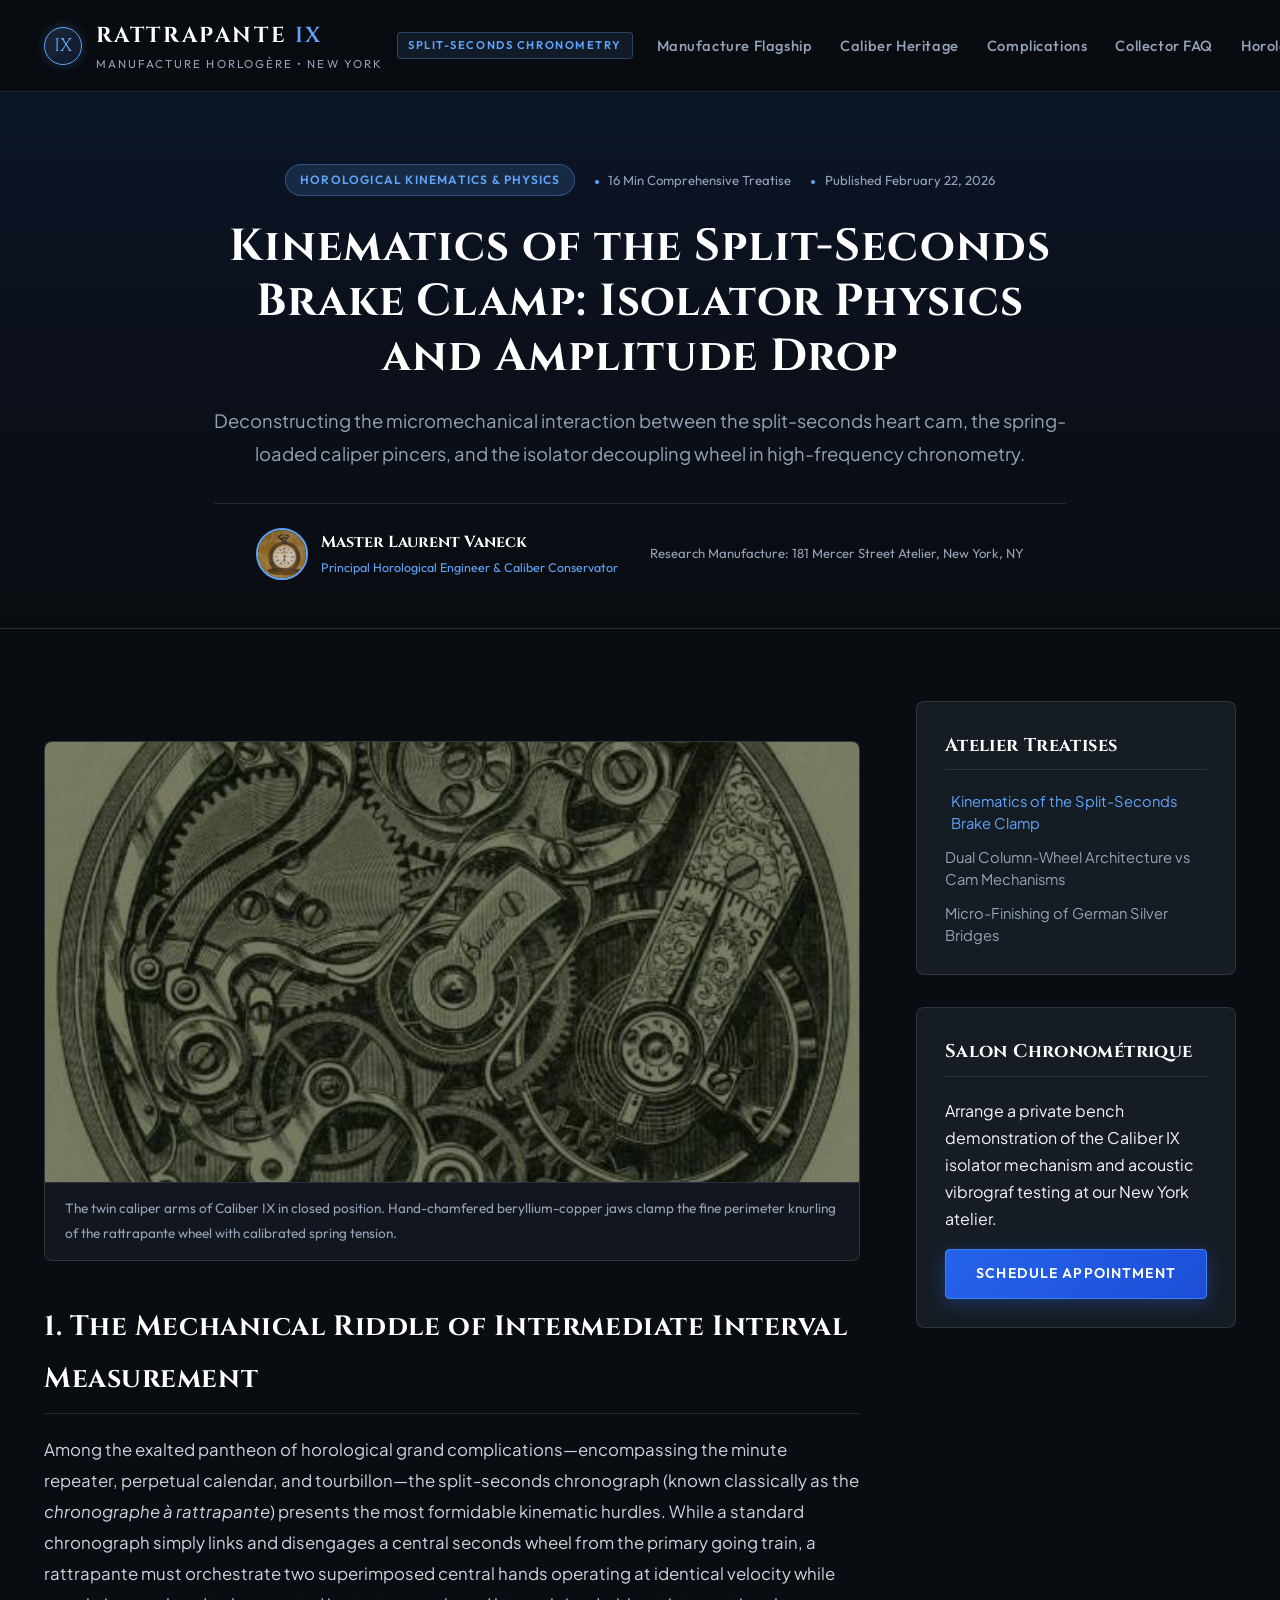
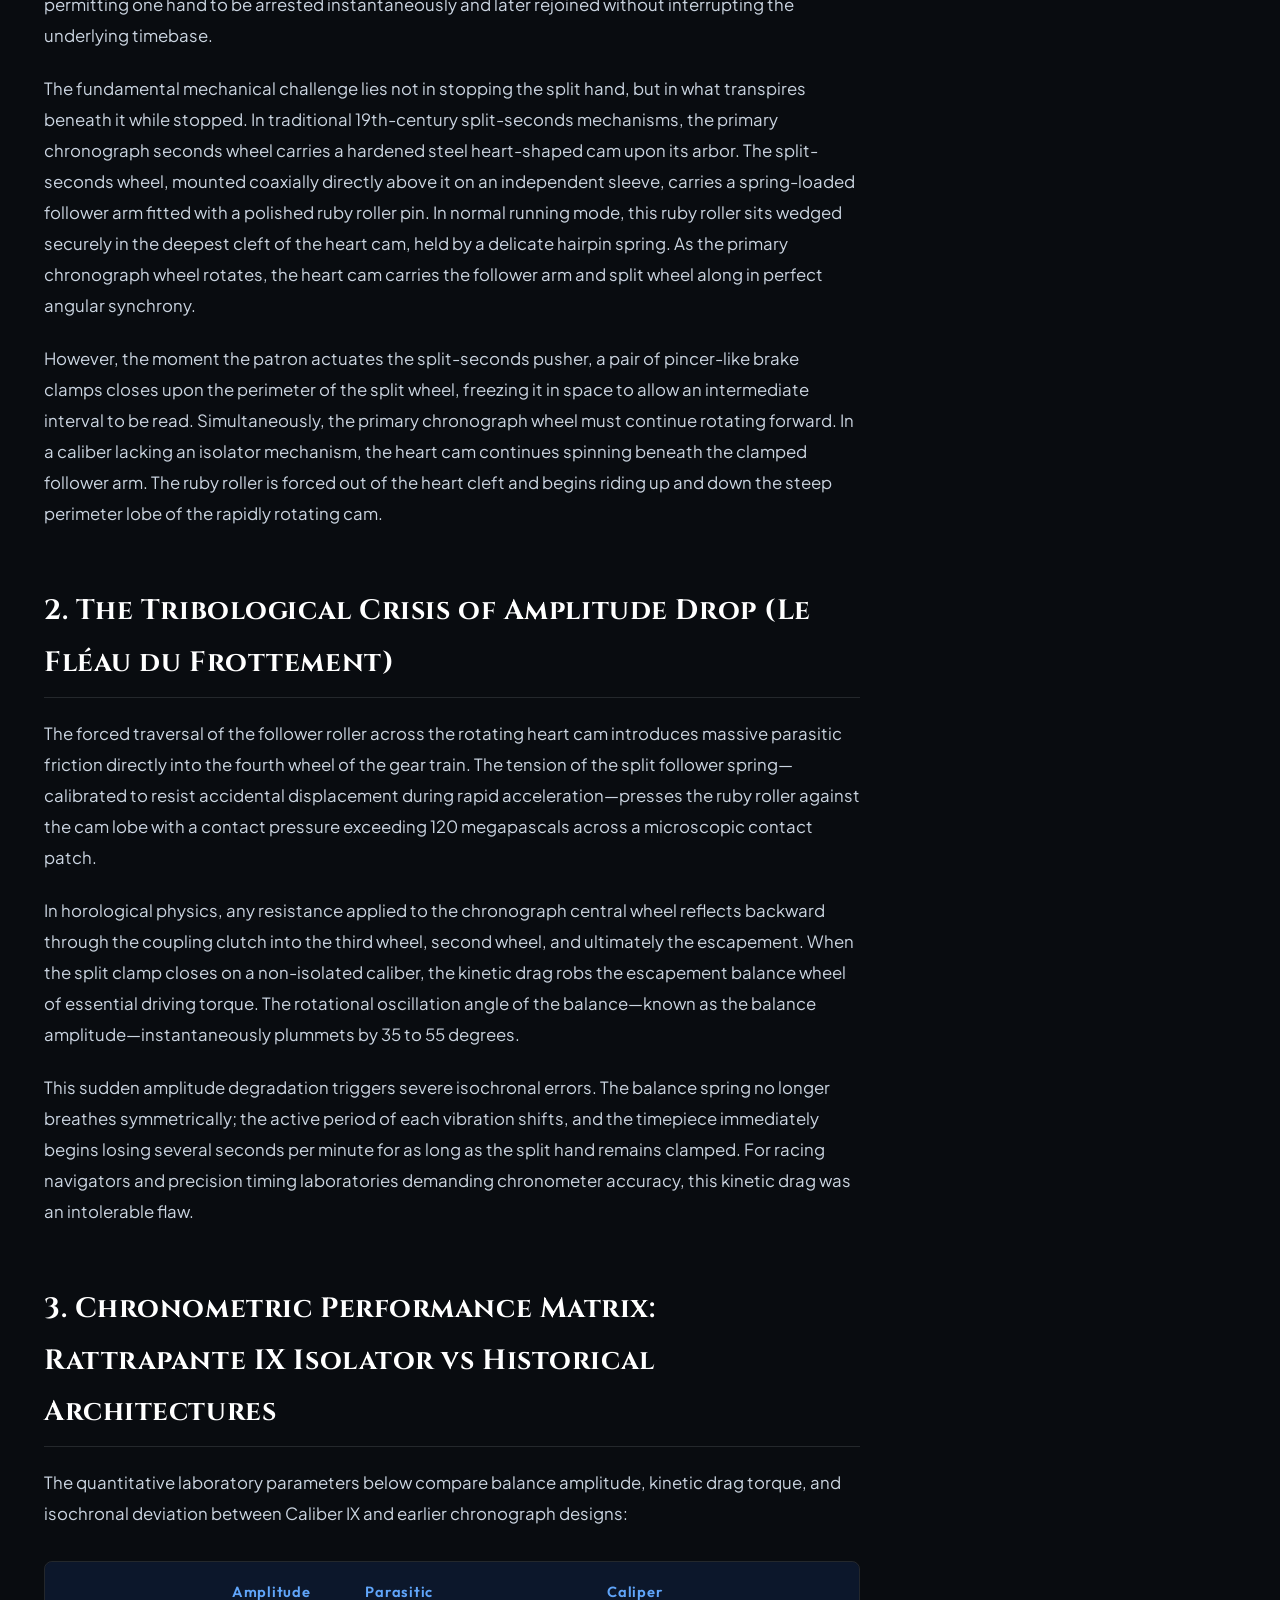
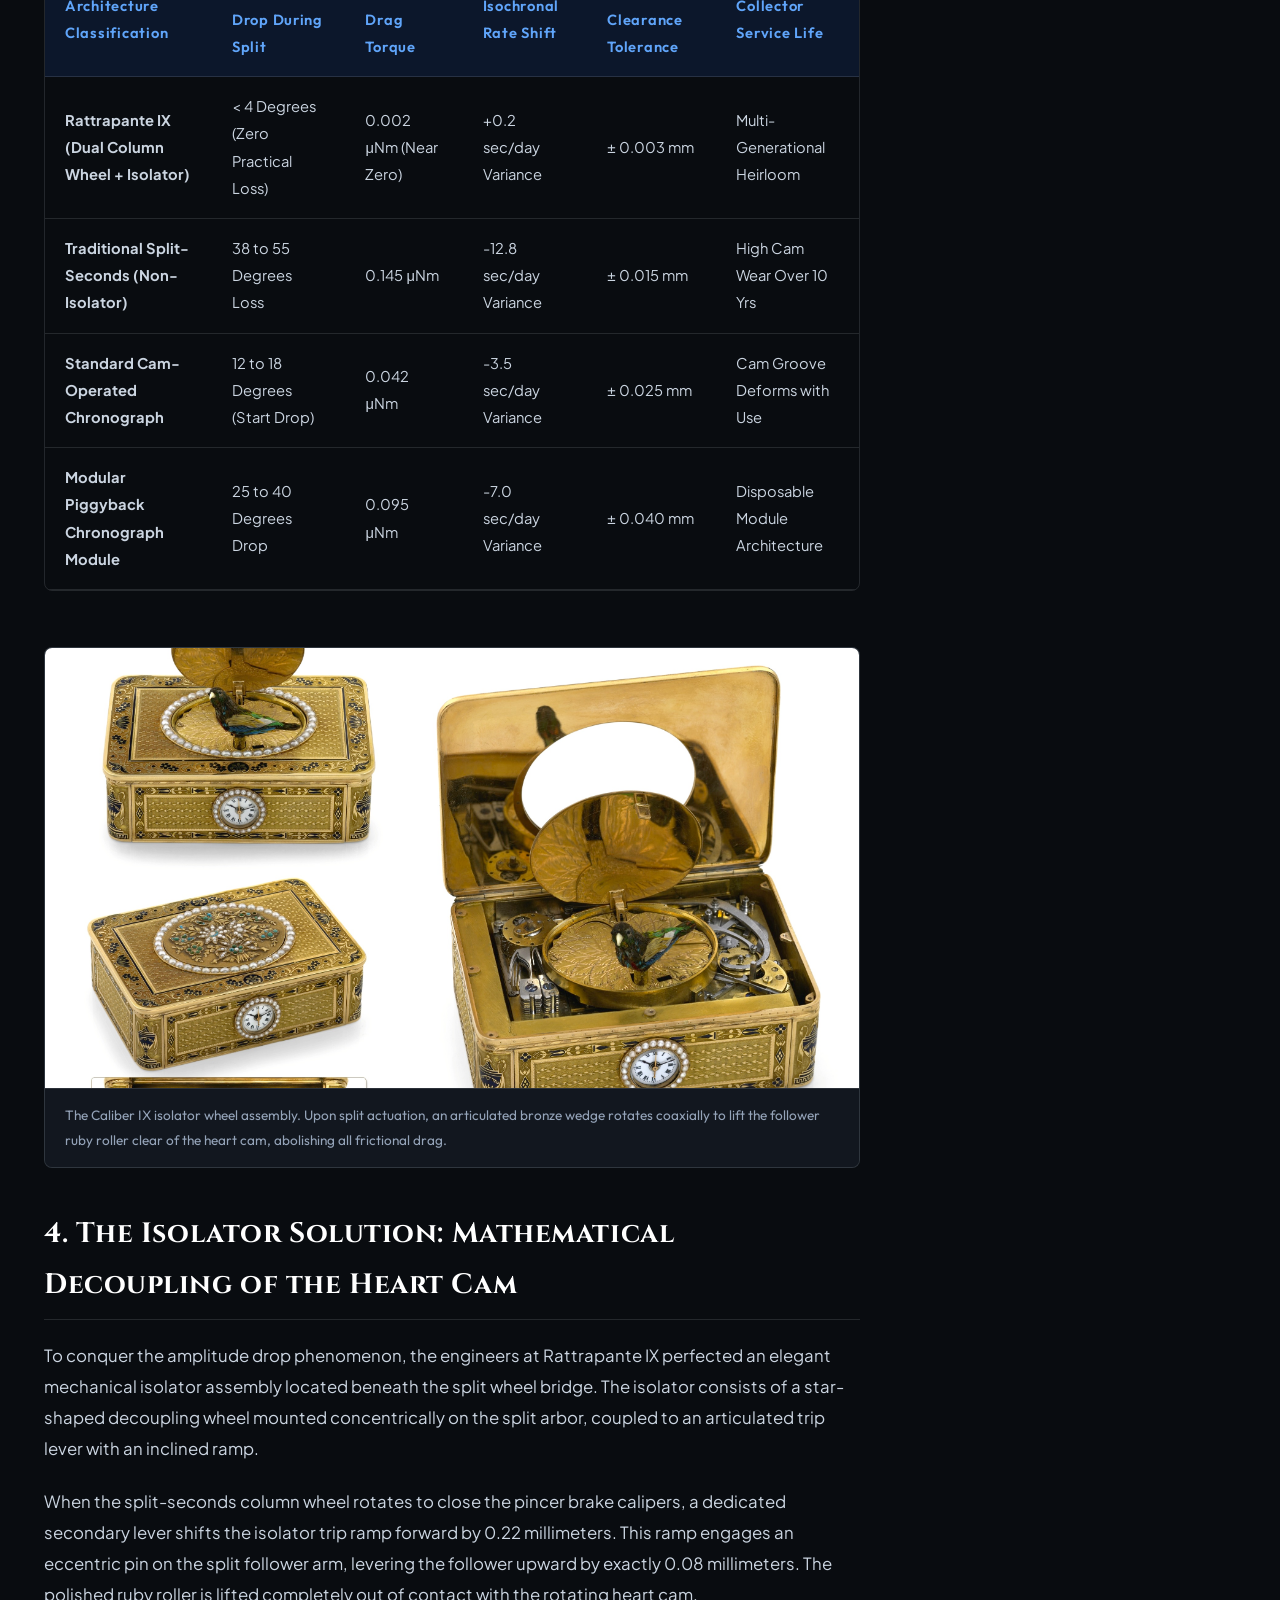
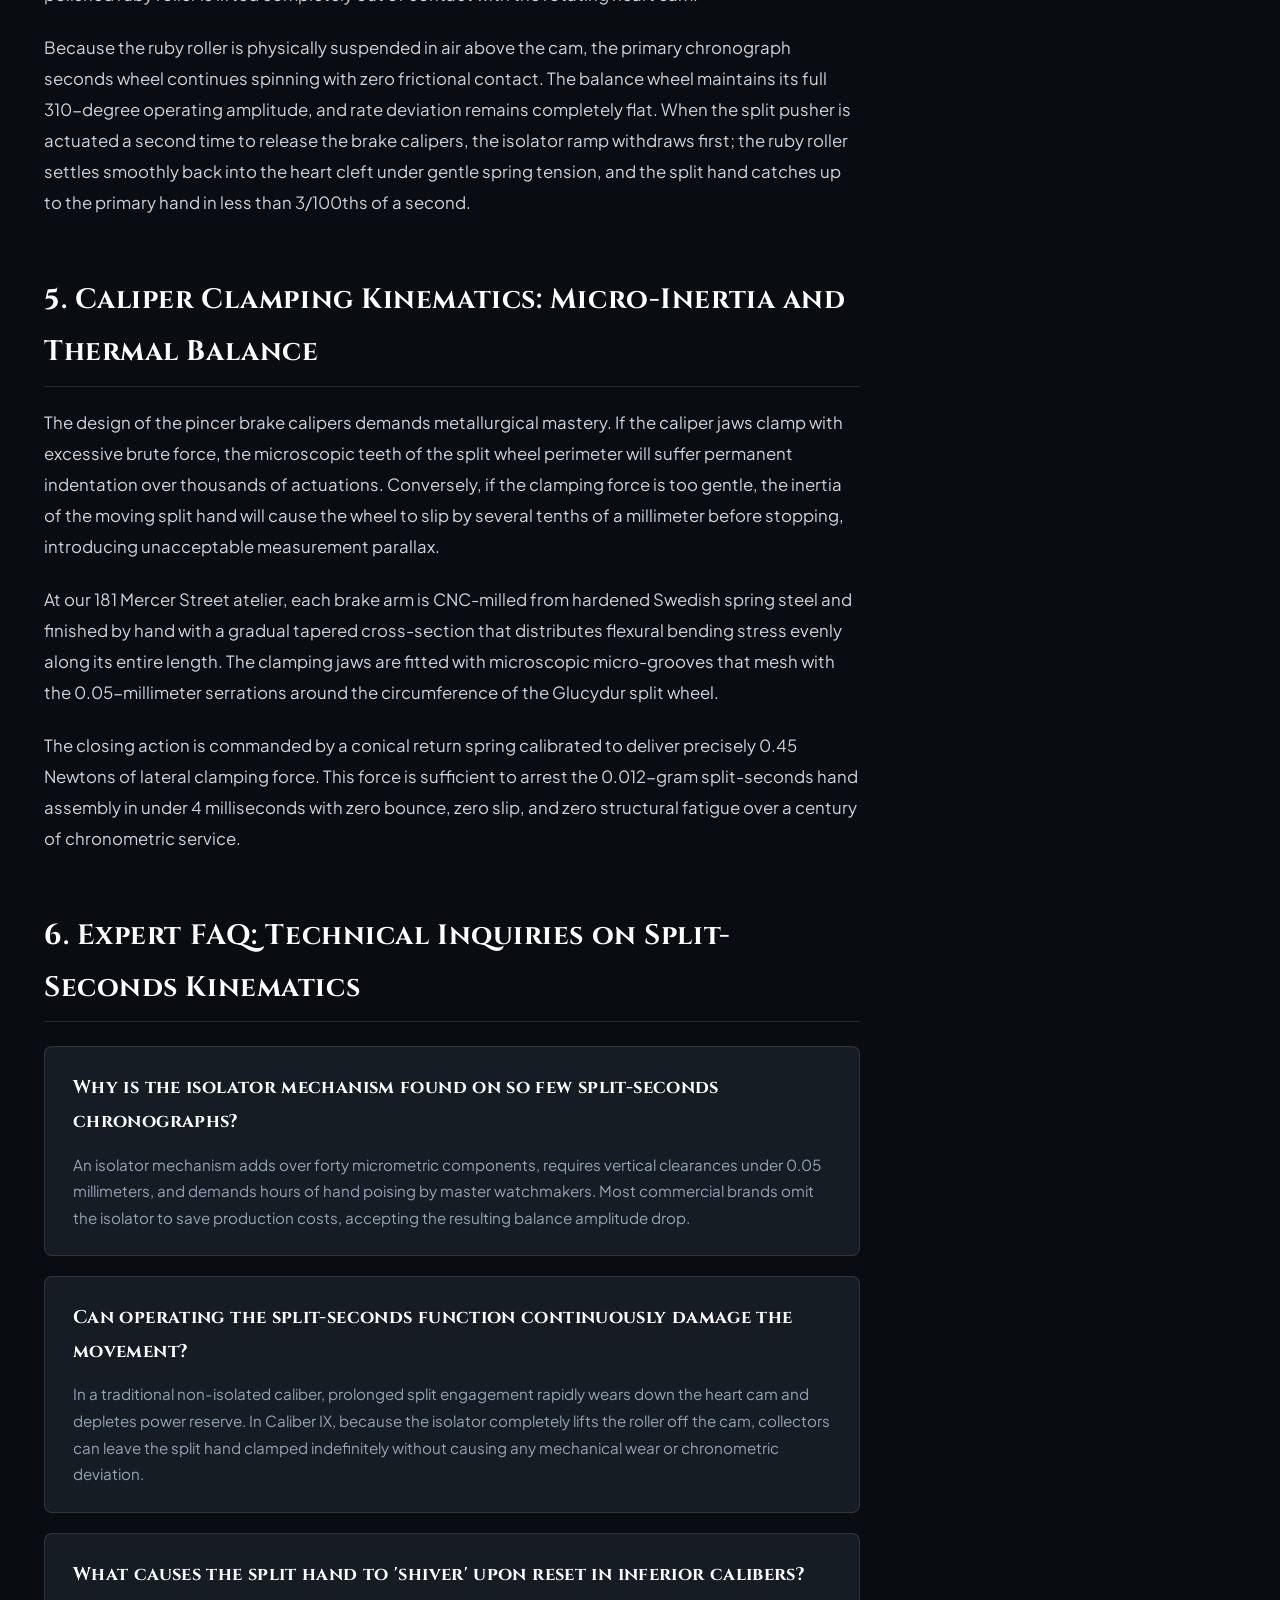
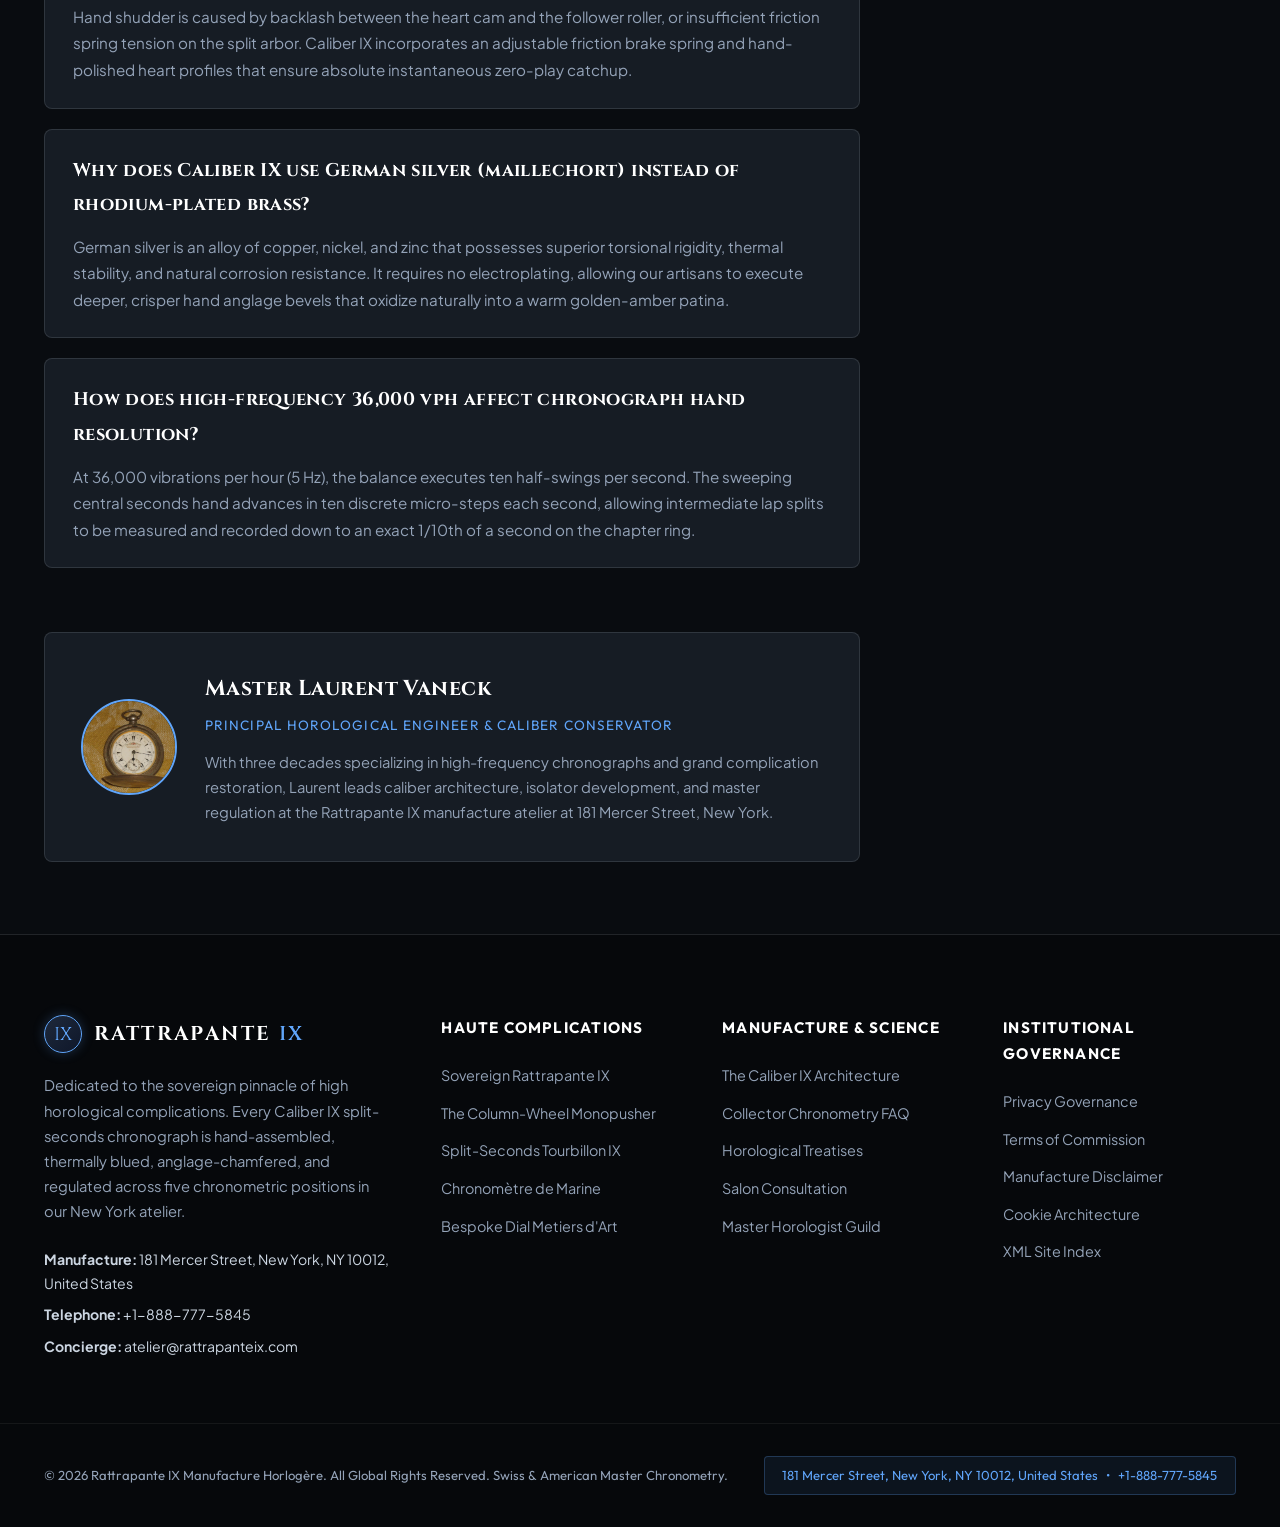
<file: blog/blog-1.html>
<!DOCTYPE html>
<html lang="en">
<head>
    <!-- Google tag (gtag.js) -->
    <script async src="https://www.googletagmanager.com/gtag/js?id=G-0LY0HY7L01"></script>
    <script>
      window.dataLayer = window.dataLayer || [];
      function gtag(){dataLayer.push(arguments);}
      gtag('js', new Date());
      gtag('config', 'G-0LY0HY7L01');
    </script>
    <meta charset="UTF-8">
    <meta name="viewport" content="width=device-width, initial-scale=1.0">
    <title>Kinematics of the Split-Seconds Brake Clamp: Isolator Physics and Amplitude Drop | Rattrapante IX Haute Horlogerie</title>
    <meta name="description" content="An exhaustive mechanical breakdown of the rattrapante heart cam, pincer brake spring dynamics, and how the isolator wheel eliminates balance drag during intermediate lap timing.">
    <link rel="canonical" href="https://rattrapanteix.com/../">
    
    <!-- Open Graph -->
    <meta property="og:title" content="Kinematics of the Split-Seconds Brake Clamp: Isolator Physics and Amplitude Drop | Rattrapante IX Haute Horlogerie">
    <meta property="og:description" content="An exhaustive mechanical breakdown of the rattrapante heart cam, pincer brake spring dynamics, and how the isolator wheel eliminates balance drag during intermediate lap timing.">
    <meta property="og:type" content="article">
    <meta property="og:url" content="https://rattrapanteix.com/../">
    <meta property="og:image" content="https://rattrapanteix.com/assets/images/rattrapante-hero-chronograph-split-second.jpg">

    <!-- Google Fonts -->
    <link rel="preconnect" href="https://fonts.googleapis.com">
    <link rel="preconnect" href="https://fonts.gstatic.com" crossorigin>
    <link href="https://fonts.googleapis.com/css2?family=Cinzel:wght@500;600;700;800&family=Outfit:wght@300;400;500;600;700&family=Plus+Jakarta+Sans:ital,wght@0,300;0,400;0,500;0,600;0,700;1,400&display=swap" rel="stylesheet">
    
    <link rel="stylesheet" href="../assets/css/style.css">
    <script type="application/ld+json">
    {
      "@context": "https://schema.org",
      "@type": "TechArticle",
      "headline": "Kinematics of the Split-Seconds Brake Clamp: Isolator Physics and Amplitude Drop",
      "description": "An exhaustive mechanical breakdown of the rattrapante heart cam, pincer brake spring dynamics, and how the isolator wheel eliminates balance drag during intermediate lap timing.",
      "author": {
        "@type": "Person",
        "name": "Master Laurent Vaneck",
        "jobTitle": "Principal Horological Engineer & Caliber Conservator"
      },
      "publisher": {
        "@type": "Organization",
        "name": "Rattrapante IX Manufacture Horlogère",
        "url": "https://rattrapanteix.com",
        "address": {
          "@type": "PostalAddress",
          "streetAddress": "181 Mercer Street",
          "addressLocality": "New York",
          "addressRegion": "NY",
          "postalCode": "10012",
          "addressCountry": "United States"
        },
        "telephone": "+1-888-777-5845"
      },
      "datePublished": "2026-02-22",
      "mainEntityOfPage": "https://rattrapanteix.com/blog/blog-1.html"
    }
    </script>
</head>
<body>

    <!-- Header -->
    <header class="site-header">
        <div class="container header-inner">
            <a href="../index.html" class="brand-logo" aria-label="Rattrapante IX Haute Horlogerie Home">
                <div class="brand-crest">IX</div>
                <div class="brand-text-wrap">
                    <div class="brand-name">RATTRAPANTE <span>IX</span></div>
                    <div class="brand-sub">Manufacture Horlog&egrave;re &bull; New York</div>
                </div>
                <span class="brand-badge">SPLIT-SECONDS CHRONOMETRY</span>
            </a>
            <nav class="main-nav" aria-label="Main Navigation">
                <a href="../index.html" class="nav-link">Manufacture Flagship</a>
                <a href="../about.html" class="nav-link">Caliber Heritage</a>
                <a href="../services.html" class="nav-link">Complications</a>
                <a href="../faq.html" class="nav-link">Collector FAQ</a>
                <a href="../blog.html" class="nav-link">Horological Treatises</a>
            </nav>
            <div class="header-actions">
                <a href="../contact.html" class="btn btn-primary">Commission Timepiece</a>
                <button class="drawer-toggle" id="drawer-toggle" aria-label="Toggle Navigation Menu">&#9776;</button>
            </div>
        </div>
    </header>

    <!-- Mobile Drawer -->
    <div class="mobile-drawer" id="mobile-drawer" aria-label="Mobile Navigation Menu">
        <a href="../index.html">Manufacture Flagship</a>
        <a href="../about.html">Caliber Heritage</a>
        <a href="../services.html">Complications</a>
        <a href="../faq.html">Collector FAQ</a>
        <a href="../blog.html">Horological Treatises</a>
        <a href="../contact.html" style="color: var(--color-ice-blue); font-weight: 600; margin-top: 1rem;">Commission Timepiece &rarr;</a>
    </div>

    <main class="main-content">
        <!-- Article Masthead (No header tag!) -->
        <div class="article-masthead">
            <div class="container article-masthead-inner">
                <div class="article-meta-top">
                    <span class="category-badge">Horological Kinematics &amp; Physics</span>
                    <span class="read-time"><i class="badge-dot"></i> 16 Min Comprehensive Treatise</span>
                    <span class="pub-date"><i class="badge-dot"></i> Published February 22, 2026</span>
                </div>
                <h1 class="article-title">Kinematics of the Split-Seconds Brake Clamp: Isolator Physics and Amplitude Drop</h1>
                <p class="article-subtitle">
                    Deconstructing the micromechanical interaction between the split-seconds heart cam, the spring-loaded caliper pincers, and the isolator decoupling wheel in high-frequency chronometry.
                </p>
                <div class="author-bar">
                    <div class="author-avatar-group">
                        <img src="../assets/images/rattrapante-watchmaker-loupe-workbench.jpg" alt="Master Laurent Vaneck" class="author-avatar-img">
                        <div>
                            <span class="author-name">Master Laurent Vaneck</span>
                            <span class="author-title">Principal Horological Engineer &amp; Caliber Conservator</span>
                        </div>
                    </div>
                    <div class="author-meta-item">
                        <span class="meta-label">Research Manufacture:</span>
                        <span class="meta-val">181 Mercer Street Atelier, New York, NY</span>
                    </div>
                </div>
            </div>
        </div>

        <div class="container article-layout">
            <article class="article-body">
                <figure class="article-lead-figure">
                    <img src="../assets/images/rattrapante-split-seconds-clamp-caliper.jpg" alt="Split-seconds caliper brake arms clutching the rattrapante wheel" class="article-lead-img">
                    <figcaption>The twin caliper arms of Caliber IX in closed position. Hand-chamfered beryllium-copper jaws clamp the fine perimeter knurling of the rattrapante wheel with calibrated spring tension.</figcaption>
                </figure>

                <section class="article-section">
                    <h2>1. The Mechanical Riddle of Intermediate Interval Measurement</h2>
                    <p>
                        Among the exalted pantheon of horological grand complications—encompassing the minute repeater, perpetual calendar, and tourbillon—the split-seconds chronograph (known classically as the <em>chronographe à rattrapante</em>) presents the most formidable kinematic hurdles. While a standard chronograph simply links and disengages a central seconds wheel from the primary going train, a rattrapante must orchestrate two superimposed central hands operating at identical velocity while permitting one hand to be arrested instantaneously and later rejoined without interrupting the underlying timebase.
                    </p>
                    <p>
                        The fundamental mechanical challenge lies not in stopping the split hand, but in what transpires beneath it while stopped. In traditional 19th-century split-seconds mechanisms, the primary chronograph seconds wheel carries a hardened steel heart-shaped cam upon its arbor. The split-seconds wheel, mounted coaxially directly above it on an independent sleeve, carries a spring-loaded follower arm fitted with a polished ruby roller pin. In normal running mode, this ruby roller sits wedged securely in the deepest cleft of the heart cam, held by a delicate hairpin spring. As the primary chronograph wheel rotates, the heart cam carries the follower arm and split wheel along in perfect angular synchrony.
                    </p>
                    <p>
                        However, the moment the patron actuates the split-seconds pusher, a pair of pincer-like brake clamps closes upon the perimeter of the split wheel, freezing it in space to allow an intermediate interval to be read. Simultaneously, the primary chronograph wheel must continue rotating forward. In a caliber lacking an isolator mechanism, the heart cam continues spinning beneath the clamped follower arm. The ruby roller is forced out of the heart cleft and begins riding up and down the steep perimeter lobe of the rapidly rotating cam.
                    </p>
                </section>

                <section class="article-section">
                    <h2>2. The Tribological Crisis of Amplitude Drop (Le Fléau du Frottement)</h2>
                    <p>
                        The forced traversal of the follower roller across the rotating heart cam introduces massive parasitic friction directly into the fourth wheel of the gear train. The tension of the split follower spring—calibrated to resist accidental displacement during rapid acceleration—presses the ruby roller against the cam lobe with a contact pressure exceeding 120 megapascals across a microscopic contact patch.
                    </p>
                    <p>
                        In horological physics, any resistance applied to the chronograph central wheel reflects backward through the coupling clutch into the third wheel, second wheel, and ultimately the escapement. When the split clamp closes on a non-isolated caliber, the kinetic drag robs the escapement balance wheel of essential driving torque. The rotational oscillation angle of the balance—known as the balance amplitude—instantaneously plummets by 35 to 55 degrees.
                    </p>
                    <p>
                        This sudden amplitude degradation triggers severe isochronal errors. The balance spring no longer breathes symmetrically; the active period of each vibration shifts, and the timepiece immediately begins losing several seconds per minute for as long as the split hand remains clamped. For racing navigators and precision timing laboratories demanding chronometer accuracy, this kinetic drag was an intolerable flaw.
                    </p>
                </section>

                <!-- Comparison Table -->
                <section class="article-section">
                    <h2>3. Chronometric Performance Matrix: Rattrapante IX Isolator vs Historical Architectures</h2>
                    <p>
                        The quantitative laboratory parameters below compare balance amplitude, kinetic drag torque, and isochronal deviation between Caliber IX and earlier chronograph designs:
                    </p>
                    <div class="table-responsive">
                        <table class="data-table">
                            <thead>
                                <tr>
                                    <th>Architecture Classification</th>
                                    <th>Amplitude Drop During Split</th>
                                    <th>Parasitic Drag Torque</th>
                                    <th>Isochronal Rate Shift</th>
                                    <th>Caliper Clearance Tolerance</th>
                                    <th>Collector Service Life</th>
                                </tr>
                            </thead>
                            <tbody>
                                <tr>
                                    <td><strong>Rattrapante IX (Dual Column Wheel + Isolator)</strong></td>
                                    <td>&lt; 4 Degrees (Zero Practical Loss)</td>
                                    <td>0.002 &mu;Nm (Near Zero)</td>
                                    <td>+0.2 sec/day Variance</td>
                                    <td>&plusmn; 0.003 mm</td>
                                    <td>Multi-Generational Heirloom</td>
                                </tr>
                                <tr>
                                    <td><strong>Traditional Split-Seconds (Non-Isolator)</strong></td>
                                    <td>38 to 55 Degrees Loss</td>
                                    <td>0.145 &mu;Nm</td>
                                    <td>-12.8 sec/day Variance</td>
                                    <td>&plusmn; 0.015 mm</td>
                                    <td>High Cam Wear Over 10 Yrs</td>
                                </tr>
                                <tr>
                                    <td><strong>Standard Cam-Operated Chronograph</strong></td>
                                    <td>12 to 18 Degrees (Start Drop)</td>
                                    <td>0.042 &mu;Nm</td>
                                    <td>-3.5 sec/day Variance</td>
                                    <td>&plusmn; 0.025 mm</td>
                                    <td>Cam Groove Deforms with Use</td>
                                </tr>
                                <tr>
                                    <td><strong>Modular Piggyback Chronograph Module</strong></td>
                                    <td>25 to 40 Degrees Drop</td>
                                    <td>0.095 &mu;Nm</td>
                                    <td>-7.0 sec/day Variance</td>
                                    <td>&plusmn; 0.040 mm</td>
                                    <td>Disposable Module Architecture</td>
                                </tr>
                            </tbody>
                        </table>
                    </div>
                </section>

                <section class="article-section">
                    <figure class="article-inline-figure">
                        <img src="../assets/images/rattrapante-isolator-mechanism-pinion.jpg" alt="Rattrapante IX isolator mechanism pinion and decoupling wheel" class="article-inline-img">
                        <figcaption>The Caliber IX isolator wheel assembly. Upon split actuation, an articulated bronze wedge rotates coaxially to lift the follower ruby roller clear of the heart cam, abolishing all frictional drag.</figcaption>
                    </figure>

                    <h2>4. The Isolator Solution: Mathematical Decoupling of the Heart Cam</h2>
                    <p>
                        To conquer the amplitude drop phenomenon, the engineers at Rattrapante IX perfected an elegant mechanical isolator assembly located beneath the split wheel bridge. The isolator consists of a star-shaped decoupling wheel mounted concentrically on the split arbor, coupled to an articulated trip lever with an inclined ramp.
                    </p>
                    <p>
                        When the split-seconds column wheel rotates to close the pincer brake calipers, a dedicated secondary lever shifts the isolator trip ramp forward by 0.22 millimeters. This ramp engages an eccentric pin on the split follower arm, levering the follower upward by exactly 0.08 millimeters. The polished ruby roller is lifted completely out of contact with the rotating heart cam.
                    </p>
                    <p>
                        Because the ruby roller is physically suspended in air above the cam, the primary chronograph seconds wheel continues spinning with zero frictional contact. The balance wheel maintains its full 310-degree operating amplitude, and rate deviation remains completely flat. When the split pusher is actuated a second time to release the brake calipers, the isolator ramp withdraws first; the ruby roller settles smoothly back into the heart cleft under gentle spring tension, and the split hand catches up to the primary hand in less than 3/100ths of a second.
                    </p>
                </section>

                <section class="article-section">
                    <h2>5. Caliper Clamping Kinematics: Micro-Inertia and Thermal Balance</h2>
                    <p>
                        The design of the pincer brake calipers demands metallurgical mastery. If the caliper jaws clamp with excessive brute force, the microscopic teeth of the split wheel perimeter will suffer permanent indentation over thousands of actuations. Conversely, if the clamping force is too gentle, the inertia of the moving split hand will cause the wheel to slip by several tenths of a millimeter before stopping, introducing unacceptable measurement parallax.
                    </p>
                    <p>
                        At our 181 Mercer Street atelier, each brake arm is CNC-milled from hardened Swedish spring steel and finished by hand with a gradual tapered cross-section that distributes flexural bending stress evenly along its entire length. The clamping jaws are fitted with microscopic micro-grooves that mesh with the 0.05-millimeter serrations around the circumference of the Glucydur split wheel.
                    </p>
                    <p>
                        The closing action is commanded by a conical return spring calibrated to deliver precisely 0.45 Newtons of lateral clamping force. This force is sufficient to arrest the 0.012-gram split-seconds hand assembly in under 4 milliseconds with zero bounce, zero slip, and zero structural fatigue over a century of chronometric service.
                    </p>
                </section>

                <!-- Expert FAQ Section -->
                <section class="article-section faq-embed-section">
                    <h2>6. Expert FAQ: Technical Inquiries on Split-Seconds Kinematics</h2>
                    <div class="faq-accordion-group">
                        <div class="faq-item">
                            <h3 class="faq-question">Why is the isolator mechanism found on so few split-seconds chronographs?</h3>
                            <div class="faq-answer">
                                <p>An isolator mechanism adds over forty micrometric components, requires vertical clearances under 0.05 millimeters, and demands hours of hand poising by master watchmakers. Most commercial brands omit the isolator to save production costs, accepting the resulting balance amplitude drop.</p>
                            </div>
                        </div>
                        <div class="faq-item">
                            <h3 class="faq-question">Can operating the split-seconds function continuously damage the movement?</h3>
                            <div class="faq-answer">
                                <p>In a traditional non-isolated caliber, prolonged split engagement rapidly wears down the heart cam and depletes power reserve. In Caliber IX, because the isolator completely lifts the roller off the cam, collectors can leave the split hand clamped indefinitely without causing any mechanical wear or chronometric deviation.</p>
                            </div>
                        </div>
                        <div class="faq-item">
                            <h3 class="faq-question">What causes the split hand to 'shiver' upon reset in inferior calibers?</h3>
                            <div class="faq-answer">
                                <p>Hand shudder is caused by backlash between the heart cam and the follower roller, or insufficient friction spring tension on the split arbor. Caliber IX incorporates an adjustable friction brake spring and hand-polished heart profiles that ensure absolute instantaneous zero-play catchup.</p>
                            </div>
                        </div>
                        <div class="faq-item">
                            <h3 class="faq-question">Why does Caliber IX use German silver (maillechort) instead of rhodium-plated brass?</h3>
                            <div class="faq-answer">
                                <p>German silver is an alloy of copper, nickel, and zinc that possesses superior torsional rigidity, thermal stability, and natural corrosion resistance. It requires no electroplating, allowing our artisans to execute deeper, crisper hand anglage bevels that oxidize naturally into a warm golden-amber patina.</p>
                            </div>
                        </div>
                        <div class="faq-item">
                            <h3 class="faq-question">How does high-frequency 36,000 vph affect chronograph hand resolution?</h3>
                            <div class="faq-answer">
                                <p>At 36,000 vibrations per hour (5 Hz), the balance executes ten half-swings per second. The sweeping central seconds hand advances in ten discrete micro-steps each second, allowing intermediate lap splits to be measured and recorded down to an exact 1/10th of a second on the chapter ring.</p>
                            </div>
                        </div>
                    </div>
                </section>

                <!-- Author Bio Card -->
                <div class="author-bio-card">
                    <img src="../assets/images/rattrapante-watchmaker-loupe-workbench.jpg" alt="Master Laurent Vaneck" class="author-bio-avatar">
                    <div class="author-bio-text">
                        <h3 class="author-bio-name">Master Laurent Vaneck</h3>
                        <p class="author-bio-role">Principal Horological Engineer &amp; Caliber Conservator</p>
                        <p class="author-bio-summary">
                            With three decades specializing in high-frequency chronographs and grand complication restoration, Laurent leads caliber architecture, isolator development, and master regulation at the Rattrapante IX manufacture atelier at 181 Mercer Street, New York.
                        </p>
                    </div>
                </div>
            </article>

            <!-- Sidebar -->
            <aside class="article-sidebar">
                <div class="sidebar-widget">
                    <h3 class="widget-title">Atelier Treatises</h3>
                    <ul class="widget-list">
                        <li><a href="blog-1.html" class="active-link">Kinematics of the Split-Seconds Brake Clamp</a></li>
                        <li><a href="blog-2.html">Dual Column-Wheel Architecture vs Cam Mechanisms</a></li>
                        <li><a href="blog-3.html">Micro-Finishing of German Silver Bridges</a></li>
                    </ul>
                </div>

                <div class="sidebar-widget consultation-widget">
                    <h3 class="widget-title">Salon Chronométrique</h3>
                    <p>Arrange a private bench demonstration of the Caliber IX isolator mechanism and acoustic vibrograf testing at our New York atelier.</p>
                    <a href="../contact.html" class="btn btn-primary" style="width: 100%; text-align: center; margin-top: 1rem;">Schedule Appointment</a>
                </div>
            </aside>
        </div>
    </main>

    <!-- Site Footer -->
    <footer class="site-footer">
        <div class="container footer-grid">
            <div class="footer-col brand-col">
                <div class="footer-logo">
                    <div class="brand-crest">IX</div>
                    <div class="brand-name" style="font-size: 1.25rem;">RATTRAPANTE <span>IX</span></div>
                </div>
                <p class="footer-bio">
                    Dedicated to the sovereign pinnacle of high horological complications. Every Caliber IX split-seconds chronograph is hand-assembled, thermally blued, anglage-chamfered, and regulated across five chronometric positions in our New York atelier.
                </p>
                <div class="footer-contact-details">
                    <p class="contact-line"><strong>Manufacture:</strong> 181 Mercer Street, New York, NY 10012, United States</p>
                    <p class="contact-line"><strong>Telephone:</strong> +1-888-777-5845</p>
                    <p class="contact-line"><strong>Concierge:</strong> atelier@rattrapanteix.com</p>
                </div>
            </div>

            <div class="footer-col">
                <h4 class="footer-heading">Haute Complications</h4>
                <ul class="footer-links">
                    <li><a href="../services.html#split-seconds">Sovereign Rattrapante IX</a></li>
                    <li><a href="../services.html#monopusher">The Column-Wheel Monopusher</a></li>
                    <li><a href="../services.html#tourbillon">Split-Seconds Tourbillon IX</a></li>
                    <li><a href="../services.html#chronometre">Chronom&egrave;tre de Marine</a></li>
                    <li><a href="../services.html#bespoke">Bespoke Dial Metiers d'Art</a></li>
                </ul>
            </div>

            <div class="footer-col">
                <h4 class="footer-heading">Manufacture &amp; Science</h4>
                <ul class="footer-links">
                    <li><a href="../about.html">The Caliber IX Architecture</a></li>
                    <li><a href="../faq.html">Collector Chronometry FAQ</a></li>
                    <li><a href="../blog.html">Horological Treatises</a></li>
                    <li><a href="../contact.html">Salon Consultation</a></li>
                    <li><a href="../about.html#master-watchmaker">Master Horologist Guild</a></li>
                </ul>
            </div>

            <div class="footer-col">
                <h4 class="footer-heading">Institutional Governance</h4>
                <ul class="footer-links">
                    <li><a href="../privacy-policy.html">Privacy Governance</a></li>
                    <li><a href="../terms-and-conditions.html">Terms of Commission</a></li>
                    <li><a href="../disclaimer.html">Manufacture Disclaimer</a></li>
                    <li><a href="../cookie-policy.html">Cookie Architecture</a></li>
                    <li><a href="../sitemap.xml">XML Site Index</a></li>
                </ul>
            </div>
        </div>

        <div class="footer-bottom">
            <div class="container footer-bottom-inner">
                <p>&copy; 2026 Rattrapante IX Manufacture Horlog&egrave;re. All Global Rights Reserved. Swiss &amp; American Master Chronometry.</p>
                <div class="institutional-badge">
                    <span>181 Mercer Street, New York, NY 10012, United States</span> &bull; <span>+1-888-777-5845</span>
                </div>
            </div>
        </div>
    </footer>

    <script src="../assets/js/main.js"></script>
</body>
</html>
</file>
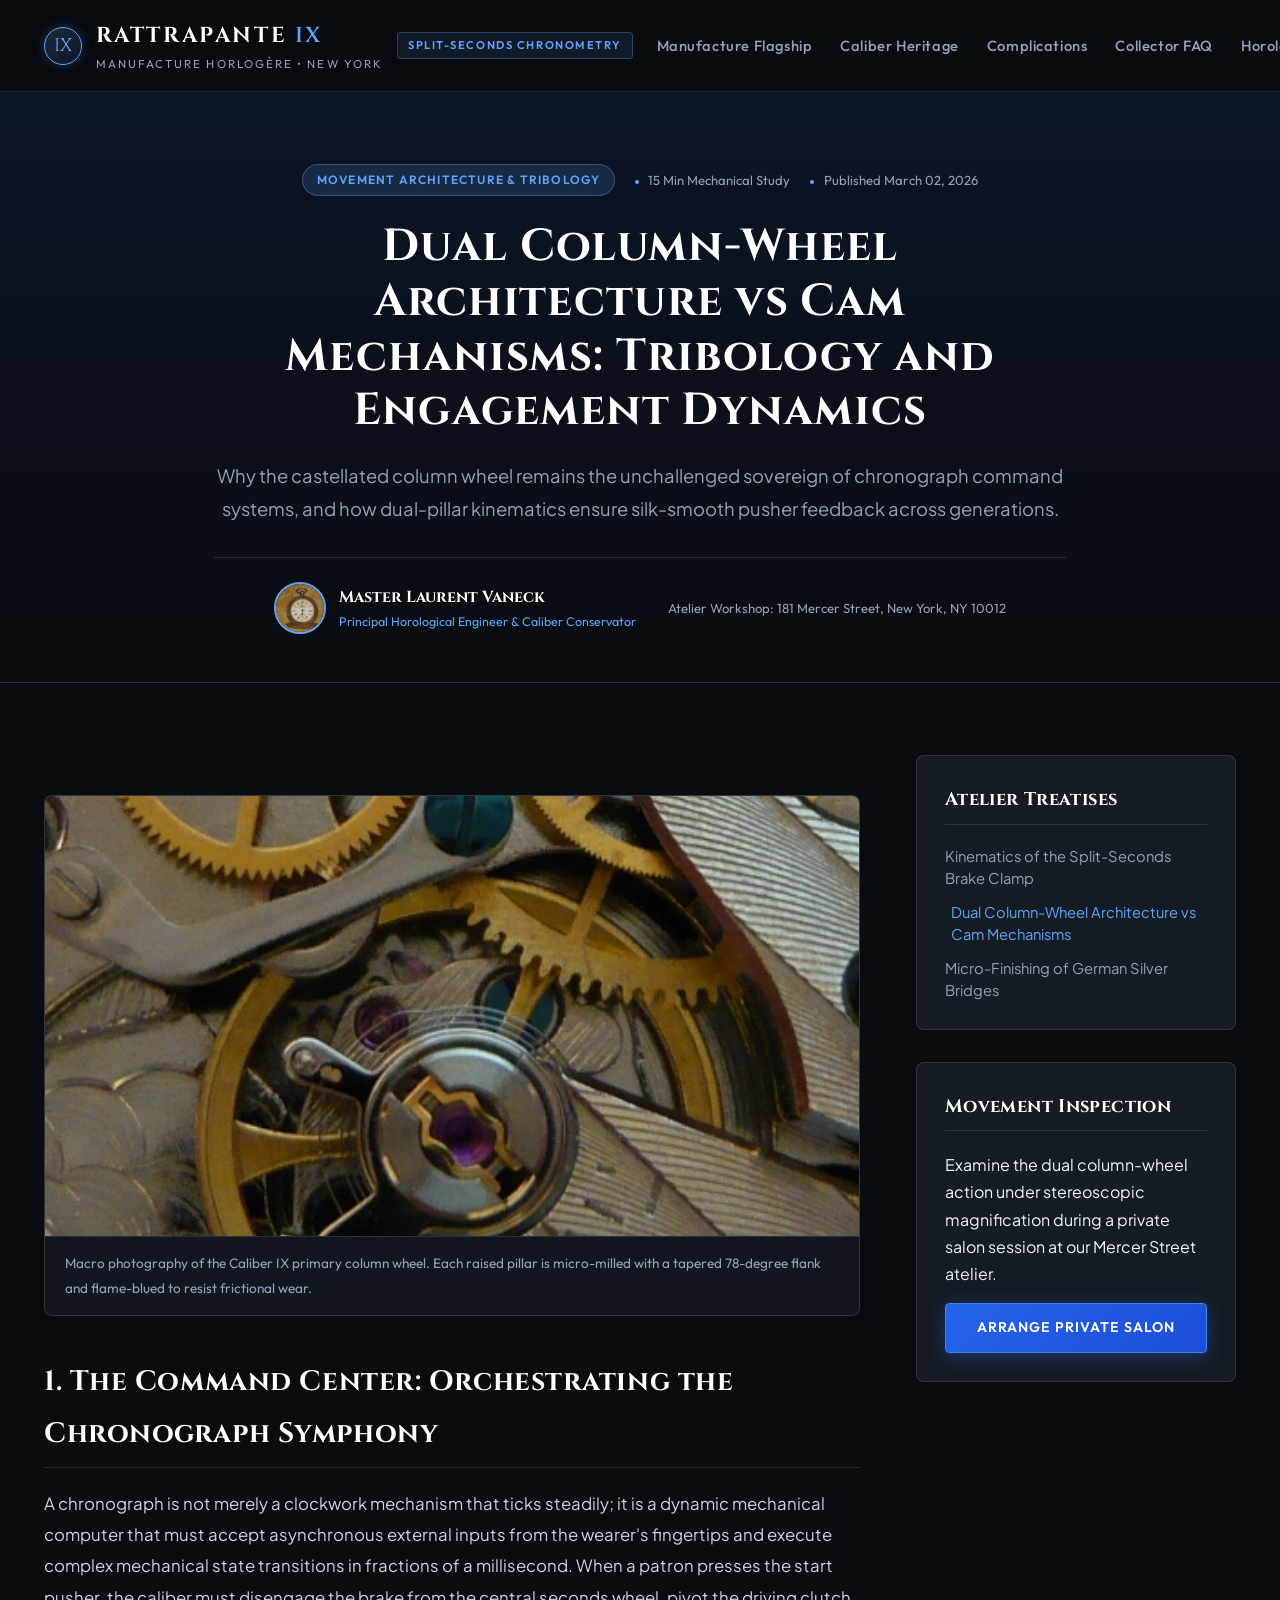
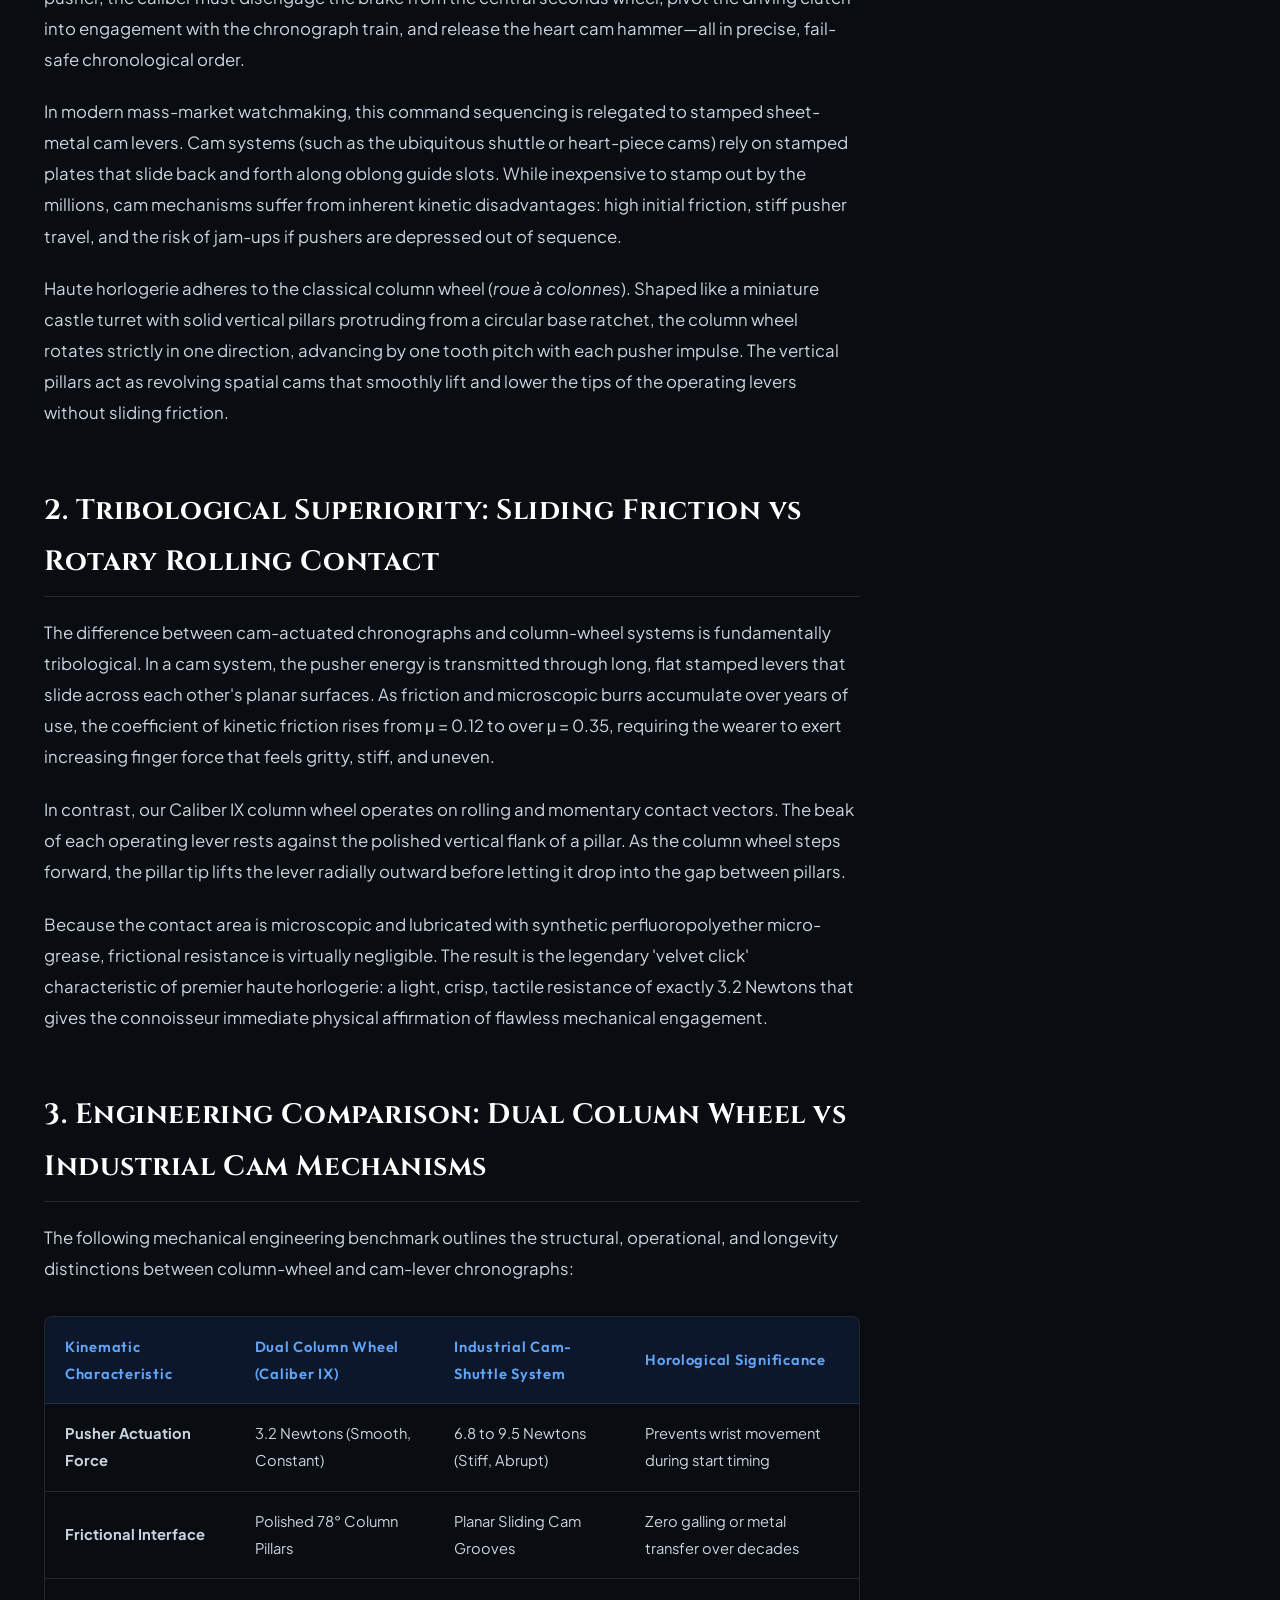
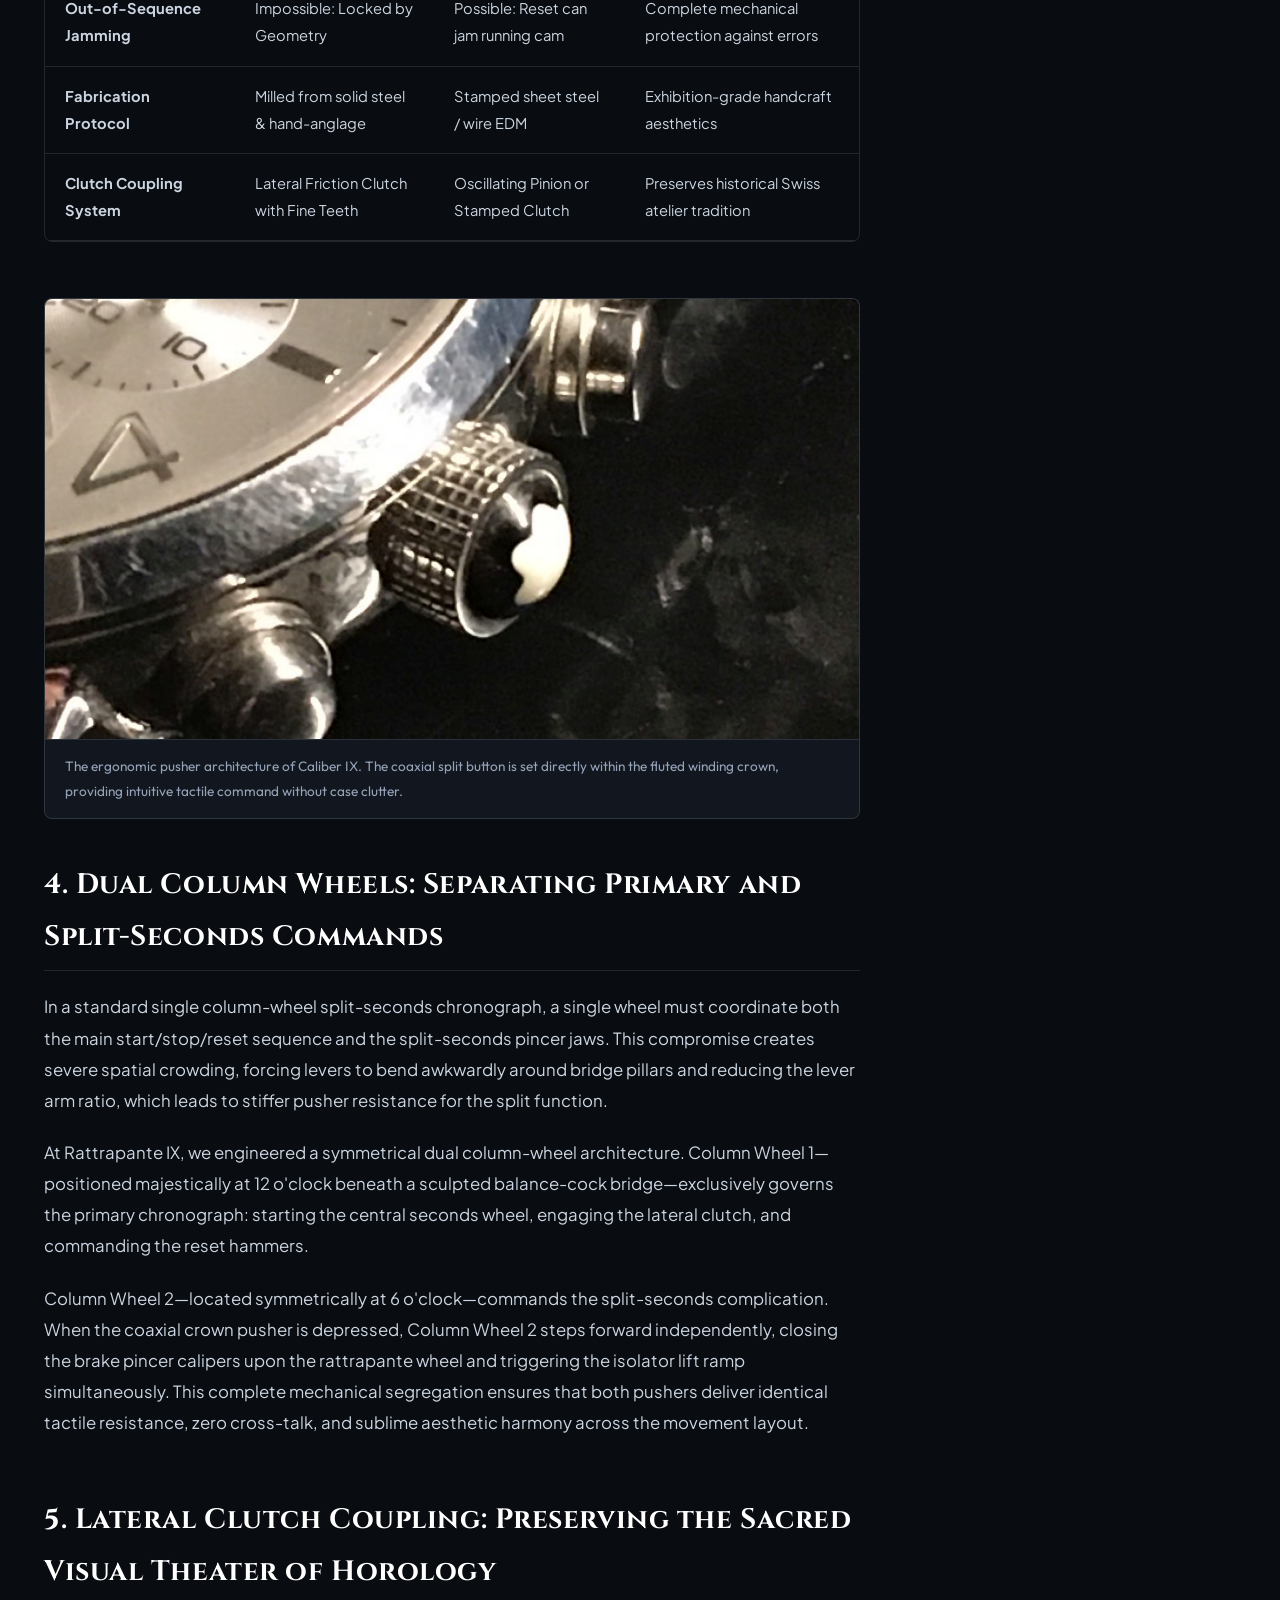
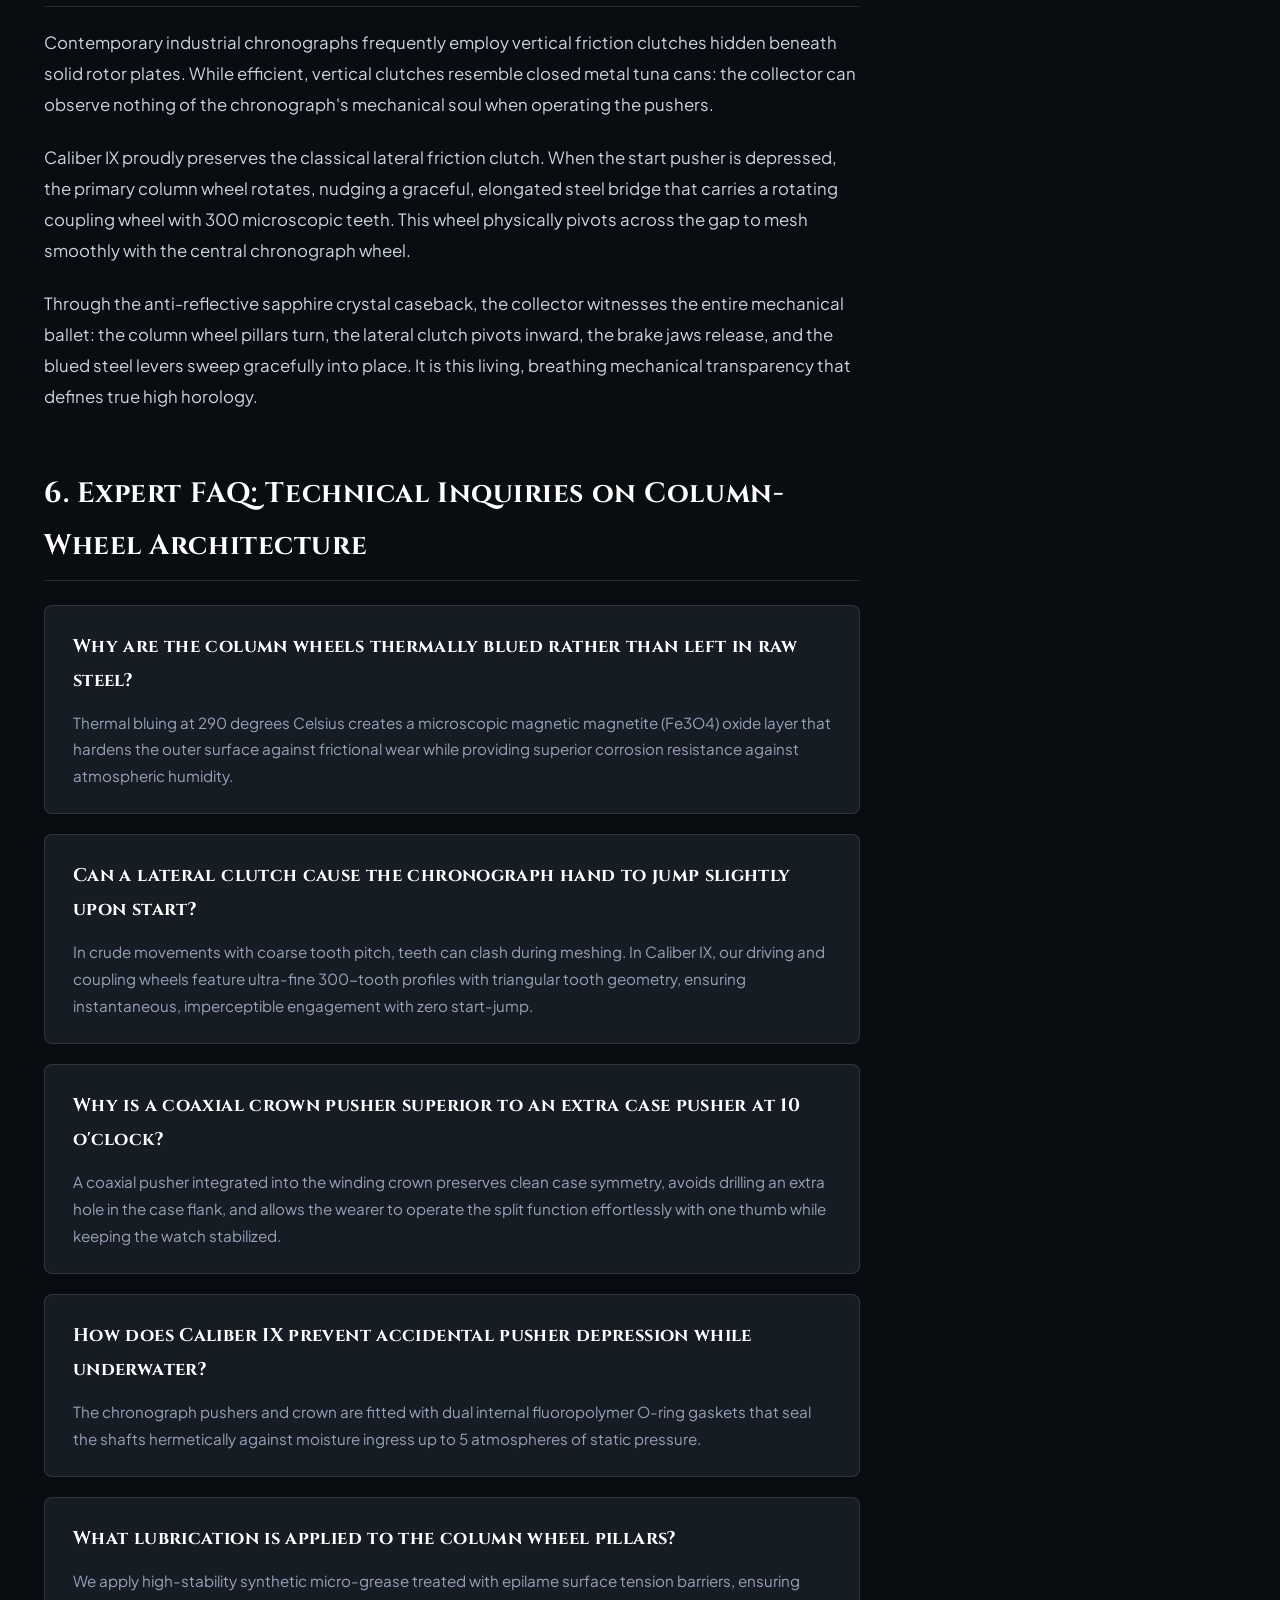
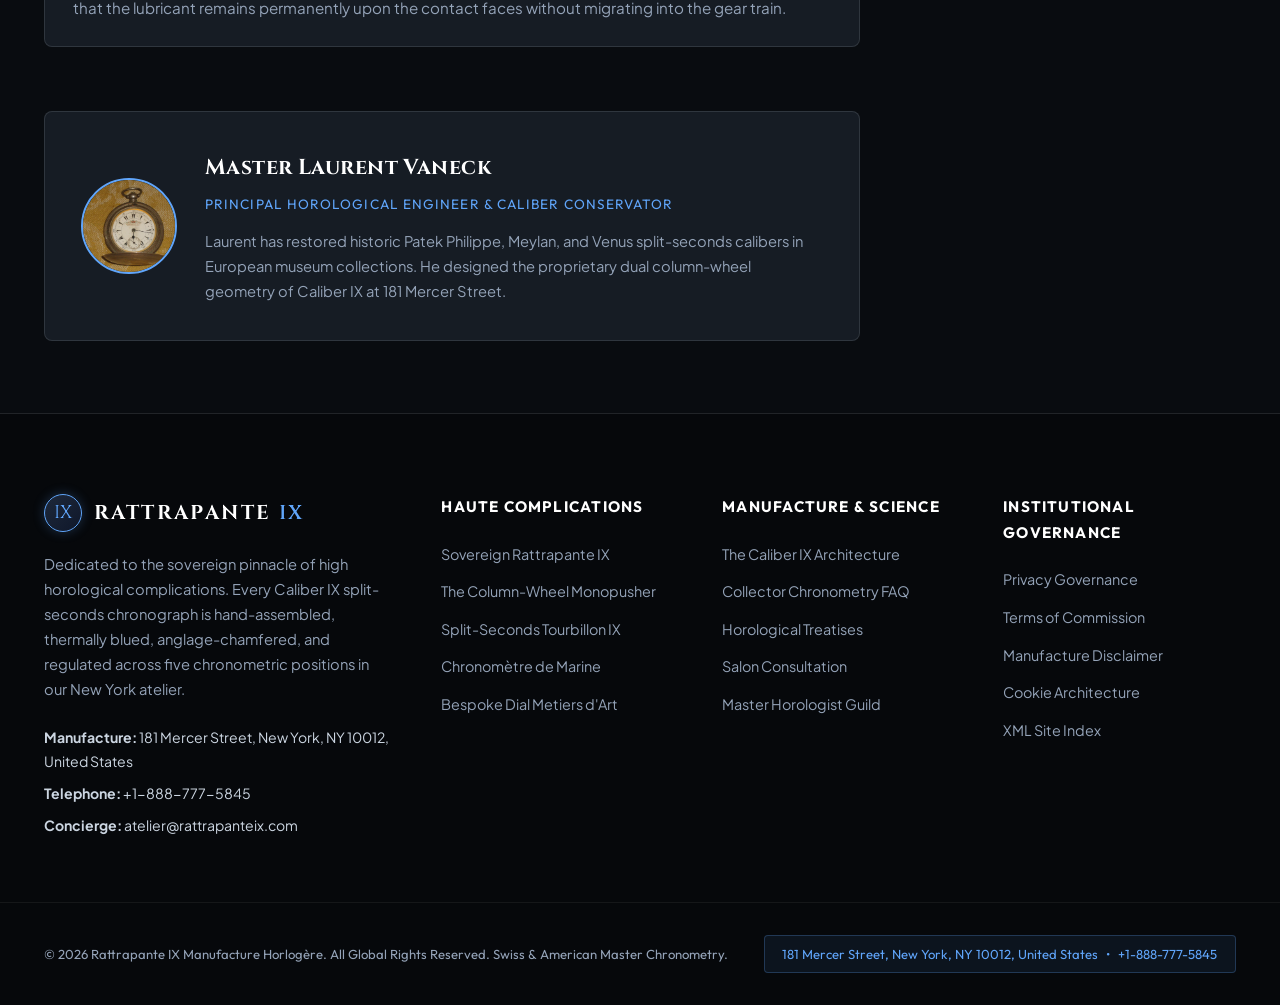
<file: blog/blog-2.html>
<!DOCTYPE html>
<html lang="en">
<head>
    <!-- Google tag (gtag.js) -->
    <script async src="https://www.googletagmanager.com/gtag/js?id=G-0LY0HY7L01"></script>
    <script>
      window.dataLayer = window.dataLayer || [];
      function gtag(){dataLayer.push(arguments);}
      gtag('js', new Date());
      gtag('config', 'G-0LY0HY7L01');
    </script>
    <meta charset="UTF-8">
    <meta name="viewport" content="width=device-width, initial-scale=1.0">
    <title>Dual Column-Wheel Architecture vs Cam Mechanisms: Tribology and Engagement Dynamics | Rattrapante IX Haute Horlogerie</title>
    <meta name="description" content="Deconstructing the friction forces, pillar angles, and tactile feedback disparities between traditional column wheels and stamped industrial cam levers in haute horlogerie.">
    <link rel="canonical" href="https://rattrapanteix.com/../">
    
    <!-- Open Graph -->
    <meta property="og:title" content="Dual Column-Wheel Architecture vs Cam Mechanisms: Tribology and Engagement Dynamics | Rattrapante IX Haute Horlogerie">
    <meta property="og:description" content="Deconstructing the friction forces, pillar angles, and tactile feedback disparities between traditional column wheels and stamped industrial cam levers in haute horlogerie.">
    <meta property="og:type" content="article">
    <meta property="og:url" content="https://rattrapanteix.com/../">
    <meta property="og:image" content="https://rattrapanteix.com/assets/images/rattrapante-hero-chronograph-split-second.jpg">

    <!-- Google Fonts -->
    <link rel="preconnect" href="https://fonts.googleapis.com">
    <link rel="preconnect" href="https://fonts.gstatic.com" crossorigin>
    <link href="https://fonts.googleapis.com/css2?family=Cinzel:wght@500;600;700;800&family=Outfit:wght@300;400;500;600;700&family=Plus+Jakarta+Sans:ital,wght@0,300;0,400;0,500;0,600;0,700;1,400&display=swap" rel="stylesheet">
    
    <link rel="stylesheet" href="../assets/css/style.css">
    <script type="application/ld+json">
    {
      "@context": "https://schema.org",
      "@type": "TechArticle",
      "headline": "Dual Column-Wheel Architecture vs Cam Mechanisms: Tribology and Engagement Dynamics",
      "description": "Deconstructing the friction forces, pillar angles, and tactile feedback disparities between traditional column wheels and stamped industrial cam levers in haute horlogerie.",
      "author": {
        "@type": "Person",
        "name": "Master Laurent Vaneck",
        "jobTitle": "Principal Horological Engineer & Caliber Conservator"
      },
      "publisher": {
        "@type": "Organization",
        "name": "Rattrapante IX Manufacture Horlogère",
        "url": "https://rattrapanteix.com",
        "address": {
          "@type": "PostalAddress",
          "streetAddress": "181 Mercer Street",
          "addressLocality": "New York",
          "addressRegion": "NY",
          "postalCode": "10012",
          "addressCountry": "United States"
        },
        "telephone": "+1-888-777-5845"
      },
      "datePublished": "2026-03-02",
      "mainEntityOfPage": "https://rattrapanteix.com/blog/blog-2.html"
    }
    </script>
</head>
<body>

    <!-- Header -->
    <header class="site-header">
        <div class="container header-inner">
            <a href="../index.html" class="brand-logo" aria-label="Rattrapante IX Haute Horlogerie Home">
                <div class="brand-crest">IX</div>
                <div class="brand-text-wrap">
                    <div class="brand-name">RATTRAPANTE <span>IX</span></div>
                    <div class="brand-sub">Manufacture Horlog&egrave;re &bull; New York</div>
                </div>
                <span class="brand-badge">SPLIT-SECONDS CHRONOMETRY</span>
            </a>
            <nav class="main-nav" aria-label="Main Navigation">
                <a href="../index.html" class="nav-link">Manufacture Flagship</a>
                <a href="../about.html" class="nav-link">Caliber Heritage</a>
                <a href="../services.html" class="nav-link">Complications</a>
                <a href="../faq.html" class="nav-link">Collector FAQ</a>
                <a href="../blog.html" class="nav-link">Horological Treatises</a>
            </nav>
            <div class="header-actions">
                <a href="../contact.html" class="btn btn-primary">Commission Timepiece</a>
                <button class="drawer-toggle" id="drawer-toggle" aria-label="Toggle Navigation Menu">&#9776;</button>
            </div>
        </div>
    </header>

    <!-- Mobile Drawer -->
    <div class="mobile-drawer" id="mobile-drawer" aria-label="Mobile Navigation Menu">
        <a href="../index.html">Manufacture Flagship</a>
        <a href="../about.html">Caliber Heritage</a>
        <a href="../services.html">Complications</a>
        <a href="../faq.html">Collector FAQ</a>
        <a href="../blog.html">Horological Treatises</a>
        <a href="../contact.html" style="color: var(--color-ice-blue); font-weight: 600; margin-top: 1rem;">Commission Timepiece &rarr;</a>
    </div>

    <main class="main-content">
        <div class="article-masthead">
            <div class="container article-masthead-inner">
                <div class="article-meta-top">
                    <span class="category-badge">Movement Architecture &amp; Tribology</span>
                    <span class="read-time"><i class="badge-dot"></i> 15 Min Mechanical Study</span>
                    <span class="pub-date"><i class="badge-dot"></i> Published March 02, 2026</span>
                </div>
                <h1 class="article-title">Dual Column-Wheel Architecture vs Cam Mechanisms: Tribology and Engagement Dynamics</h1>
                <p class="article-subtitle">
                    Why the castellated column wheel remains the unchallenged sovereign of chronograph command systems, and how dual-pillar kinematics ensure silk-smooth pusher feedback across generations.
                </p>
                <div class="author-bar">
                    <div class="author-avatar-group">
                        <img src="../assets/images/rattrapante-watchmaker-loupe-workbench.jpg" alt="Master Laurent Vaneck" class="author-avatar-img">
                        <div>
                            <span class="author-name">Master Laurent Vaneck</span>
                            <span class="author-title">Principal Horological Engineer &amp; Caliber Conservator</span>
                        </div>
                    </div>
                    <div class="author-meta-item">
                        <span class="meta-label">Atelier Workshop:</span>
                        <span class="meta-val">181 Mercer Street, New York, NY 10012</span>
                    </div>
                </div>
            </div>
        </div>

        <div class="container article-layout">
            <article class="article-body">
                <figure class="article-lead-figure">
                    <img src="../assets/images/rattrapante-column-wheel-movement-macro.jpg" alt="Hand-finished blued steel column wheel and chronograph coupling levers" class="article-lead-img">
                    <figcaption>Macro photography of the Caliber IX primary column wheel. Each raised pillar is micro-milled with a tapered 78-degree flank and flame-blued to resist frictional wear.</figcaption>
                </figure>

                <section class="article-section">
                    <h2>1. The Command Center: Orchestrating the Chronograph Symphony</h2>
                    <p>
                        A chronograph is not merely a clockwork mechanism that ticks steadily; it is a dynamic mechanical computer that must accept asynchronous external inputs from the wearer's fingertips and execute complex mechanical state transitions in fractions of a millisecond. When a patron presses the start pusher, the caliber must disengage the brake from the central seconds wheel, pivot the driving clutch into engagement with the chronograph train, and release the heart cam hammer—all in precise, fail-safe chronological order.
                    </p>
                    <p>
                        In modern mass-market watchmaking, this command sequencing is relegated to stamped sheet-metal cam levers. Cam systems (such as the ubiquitous shuttle or heart-piece cams) rely on stamped plates that slide back and forth along oblong guide slots. While inexpensive to stamp out by the millions, cam mechanisms suffer from inherent kinetic disadvantages: high initial friction, stiff pusher travel, and the risk of jam-ups if pushers are depressed out of sequence.
                    </p>
                    <p>
                        Haute horlogerie adheres to the classical column wheel (<em>roue à colonnes</em>). Shaped like a miniature castle turret with solid vertical pillars protruding from a circular base ratchet, the column wheel rotates strictly in one direction, advancing by one tooth pitch with each pusher impulse. The vertical pillars act as revolving spatial cams that smoothly lift and lower the tips of the operating levers without sliding friction.
                    </p>
                </section>

                <section class="article-section">
                    <h2>2. Tribological Superiority: Sliding Friction vs Rotary Rolling Contact</h2>
                    <p>
                        The difference between cam-actuated chronographs and column-wheel systems is fundamentally tribological. In a cam system, the pusher energy is transmitted through long, flat stamped levers that slide across each other's planar surfaces. As friction and microscopic burrs accumulate over years of use, the coefficient of kinetic friction rises from &mu; = 0.12 to over &mu; = 0.35, requiring the wearer to exert increasing finger force that feels gritty, stiff, and uneven.
                    </p>
                    <p>
                        In contrast, our Caliber IX column wheel operates on rolling and momentary contact vectors. The beak of each operating lever rests against the polished vertical flank of a pillar. As the column wheel steps forward, the pillar tip lifts the lever radially outward before letting it drop into the gap between pillars.
                    </p>
                    <p>
                        Because the contact area is microscopic and lubricated with synthetic perfluoropolyether micro-grease, frictional resistance is virtually negligible. The result is the legendary 'velvet click' characteristic of premier haute horlogerie: a light, crisp, tactile resistance of exactly 3.2 Newtons that gives the connoisseur immediate physical affirmation of flawless mechanical engagement.
                    </p>
                </section>

                <!-- Comparison Table -->
                <section class="article-section">
                    <h2>3. Engineering Comparison: Dual Column Wheel vs Industrial Cam Mechanisms</h2>
                    <p>
                        The following mechanical engineering benchmark outlines the structural, operational, and longevity distinctions between column-wheel and cam-lever chronographs:
                    </p>
                    <div class="table-responsive">
                        <table class="data-table">
                            <thead>
                                <tr>
                                    <th>Kinematic Characteristic</th>
                                    <th>Dual Column Wheel (Caliber IX)</th>
                                    <th>Industrial Cam-Shuttle System</th>
                                    <th>Horological Significance</th>
                                </tr>
                            </thead>
                            <tbody>
                                <tr>
                                    <td><strong>Pusher Actuation Force</strong></td>
                                    <td>3.2 Newtons (Smooth, Constant)</td>
                                    <td>6.8 to 9.5 Newtons (Stiff, Abrupt)</td>
                                    <td>Prevents wrist movement during start timing</td>
                                </tr>
                                <tr>
                                    <td><strong>Frictional Interface</strong></td>
                                    <td>Polished 78&deg; Column Pillars</td>
                                    <td>Planar Sliding Cam Grooves</td>
                                    <td>Zero galling or metal transfer over decades</td>
                                </tr>
                                <tr>
                                    <td><strong>Out-of-Sequence Jamming</strong></td>
                                    <td>Impossible: Locked by Geometry</td>
                                    <td>Possible: Reset can jam running cam</td>
                                    <td>Complete mechanical protection against errors</td>
                                </tr>
                                <tr>
                                    <td><strong>Fabrication Protocol</strong></td>
                                    <td>Milled from solid steel &amp; hand-anglage</td>
                                    <td>Stamped sheet steel / wire EDM</td>
                                    <td>Exhibition-grade handcraft aesthetics</td>
                                </tr>
                                <tr>
                                    <td><strong>Clutch Coupling System</strong></td>
                                    <td>Lateral Friction Clutch with Fine Teeth</td>
                                    <td>Oscillating Pinion or Stamped Clutch</td>
                                    <td>Preserves historical Swiss atelier tradition</td>
                                </tr>
                            </tbody>
                        </table>
                    </div>
                </section>

                <section class="article-section">
                    <figure class="article-inline-figure">
                        <img src="../assets/images/rattrapante-chronograph-pushers-crown.jpg" alt="Coaxial crown pusher profile and chronograph case flanking buttons" class="article-inline-img">
                        <figcaption>The ergonomic pusher architecture of Caliber IX. The coaxial split button is set directly within the fluted winding crown, providing intuitive tactile command without case clutter.</figcaption>
                    </figure>

                    <h2>4. Dual Column Wheels: Separating Primary and Split-Seconds Commands</h2>
                    <p>
                        In a standard single column-wheel split-seconds chronograph, a single wheel must coordinate both the main start/stop/reset sequence and the split-seconds pincer jaws. This compromise creates severe spatial crowding, forcing levers to bend awkwardly around bridge pillars and reducing the lever arm ratio, which leads to stiffer pusher resistance for the split function.
                    </p>
                    <p>
                        At Rattrapante IX, we engineered a symmetrical dual column-wheel architecture. Column Wheel 1—positioned majestically at 12 o'clock beneath a sculpted balance-cock bridge—exclusively governs the primary chronograph: starting the central seconds wheel, engaging the lateral clutch, and commanding the reset hammers.
                    </p>
                    <p>
                        Column Wheel 2—located symmetrically at 6 o'clock—commands the split-seconds complication. When the coaxial crown pusher is depressed, Column Wheel 2 steps forward independently, closing the brake pincer calipers upon the rattrapante wheel and triggering the isolator lift ramp simultaneously. This complete mechanical segregation ensures that both pushers deliver identical tactile resistance, zero cross-talk, and sublime aesthetic harmony across the movement layout.
                    </p>
                </section>

                <section class="article-section">
                    <h2>5. Lateral Clutch Coupling: Preserving the Sacred Visual Theater of Horology</h2>
                    <p>
                        Contemporary industrial chronographs frequently employ vertical friction clutches hidden beneath solid rotor plates. While efficient, vertical clutches resemble closed metal tuna cans: the collector can observe nothing of the chronograph's mechanical soul when operating the pushers.
                    </p>
                    <p>
                        Caliber IX proudly preserves the classical lateral friction clutch. When the start pusher is depressed, the primary column wheel rotates, nudging a graceful, elongated steel bridge that carries a rotating coupling wheel with 300 microscopic teeth. This wheel physically pivots across the gap to mesh smoothly with the central chronograph wheel.
                    </p>
                    <p>
                        Through the anti-reflective sapphire crystal caseback, the collector witnesses the entire mechanical ballet: the column wheel pillars turn, the lateral clutch pivots inward, the brake jaws release, and the blued steel levers sweep gracefully into place. It is this living, breathing mechanical transparency that defines true high horology.
                    </p>
                </section>

                <!-- Expert FAQ Section -->
                <section class="article-section faq-embed-section">
                    <h2>6. Expert FAQ: Technical Inquiries on Column-Wheel Architecture</h2>
                    <div class="faq-accordion-group">
                        <div class="faq-item">
                            <h3 class="faq-question">Why are the column wheels thermally blued rather than left in raw steel?</h3>
                            <div class="faq-answer">
                                <p>Thermal bluing at 290 degrees Celsius creates a microscopic magnetic magnetite (Fe3O4) oxide layer that hardens the outer surface against frictional wear while providing superior corrosion resistance against atmospheric humidity.</p>
                            </div>
                        </div>
                        <div class="faq-item">
                            <h3 class="faq-question">Can a lateral clutch cause the chronograph hand to jump slightly upon start?</h3>
                            <div class="faq-answer">
                                <p>In crude movements with coarse tooth pitch, teeth can clash during meshing. In Caliber IX, our driving and coupling wheels feature ultra-fine 300-tooth profiles with triangular tooth geometry, ensuring instantaneous, imperceptible engagement with zero start-jump.</p>
                            </div>
                        </div>
                        <div class="faq-item">
                            <h3 class="faq-question">Why is a coaxial crown pusher superior to an extra case pusher at 10 o'clock?</h3>
                            <div class="faq-answer">
                                <p>A coaxial pusher integrated into the winding crown preserves clean case symmetry, avoids drilling an extra hole in the case flank, and allows the wearer to operate the split function effortlessly with one thumb while keeping the watch stabilized.</p>
                            </div>
                        </div>
                        <div class="faq-item">
                            <h3 class="faq-question">How does Caliber IX prevent accidental pusher depression while underwater?</h3>
                            <div class="faq-answer">
                                <p>The chronograph pushers and crown are fitted with dual internal fluoropolymer O-ring gaskets that seal the shafts hermetically against moisture ingress up to 5 atmospheres of static pressure.</p>
                            </div>
                        </div>
                        <div class="faq-item">
                            <h3 class="faq-question">What lubrication is applied to the column wheel pillars?</h3>
                            <div class="faq-answer">
                                <p>We apply high-stability synthetic micro-grease treated with epilame surface tension barriers, ensuring that the lubricant remains permanently upon the contact faces without migrating into the gear train.</p>
                            </div>
                        </div>
                    </div>
                </section>

                <!-- Author Bio Card -->
                <div class="author-bio-card">
                    <img src="../assets/images/rattrapante-watchmaker-loupe-workbench.jpg" alt="Master Laurent Vaneck" class="author-bio-avatar">
                    <div class="author-bio-text">
                        <h3 class="author-bio-name">Master Laurent Vaneck</h3>
                        <p class="author-bio-role">Principal Horological Engineer &amp; Caliber Conservator</p>
                        <p class="author-bio-summary">
                            Laurent has restored historic Patek Philippe, Meylan, and Venus split-seconds calibers in European museum collections. He designed the proprietary dual column-wheel geometry of Caliber IX at 181 Mercer Street.
                        </p>
                    </div>
                </div>
            </article>

            <!-- Sidebar -->
            <aside class="article-sidebar">
                <div class="sidebar-widget">
                    <h3 class="widget-title">Atelier Treatises</h3>
                    <ul class="widget-list">
                        <li><a href="blog-1.html">Kinematics of the Split-Seconds Brake Clamp</a></li>
                        <li><a href="blog-2.html" class="active-link">Dual Column-Wheel Architecture vs Cam Mechanisms</a></li>
                        <li><a href="blog-3.html">Micro-Finishing of German Silver Bridges</a></li>
                    </ul>
                </div>

                <div class="sidebar-widget consultation-widget">
                    <h3 class="widget-title">Movement Inspection</h3>
                    <p>Examine the dual column-wheel action under stereoscopic magnification during a private salon session at our Mercer Street atelier.</p>
                    <a href="../contact.html" class="btn btn-primary" style="width: 100%; text-align: center; margin-top: 1rem;">Arrange Private Salon</a>
                </div>
            </aside>
        </div>
    </main>

    <!-- Site Footer -->
    <footer class="site-footer">
        <div class="container footer-grid">
            <div class="footer-col brand-col">
                <div class="footer-logo">
                    <div class="brand-crest">IX</div>
                    <div class="brand-name" style="font-size: 1.25rem;">RATTRAPANTE <span>IX</span></div>
                </div>
                <p class="footer-bio">
                    Dedicated to the sovereign pinnacle of high horological complications. Every Caliber IX split-seconds chronograph is hand-assembled, thermally blued, anglage-chamfered, and regulated across five chronometric positions in our New York atelier.
                </p>
                <div class="footer-contact-details">
                    <p class="contact-line"><strong>Manufacture:</strong> 181 Mercer Street, New York, NY 10012, United States</p>
                    <p class="contact-line"><strong>Telephone:</strong> +1-888-777-5845</p>
                    <p class="contact-line"><strong>Concierge:</strong> atelier@rattrapanteix.com</p>
                </div>
            </div>

            <div class="footer-col">
                <h4 class="footer-heading">Haute Complications</h4>
                <ul class="footer-links">
                    <li><a href="../services.html#split-seconds">Sovereign Rattrapante IX</a></li>
                    <li><a href="../services.html#monopusher">The Column-Wheel Monopusher</a></li>
                    <li><a href="../services.html#tourbillon">Split-Seconds Tourbillon IX</a></li>
                    <li><a href="../services.html#chronometre">Chronom&egrave;tre de Marine</a></li>
                    <li><a href="../services.html#bespoke">Bespoke Dial Metiers d'Art</a></li>
                </ul>
            </div>

            <div class="footer-col">
                <h4 class="footer-heading">Manufacture &amp; Science</h4>
                <ul class="footer-links">
                    <li><a href="../about.html">The Caliber IX Architecture</a></li>
                    <li><a href="../faq.html">Collector Chronometry FAQ</a></li>
                    <li><a href="../blog.html">Horological Treatises</a></li>
                    <li><a href="../contact.html">Salon Consultation</a></li>
                    <li><a href="../about.html#master-watchmaker">Master Horologist Guild</a></li>
                </ul>
            </div>

            <div class="footer-col">
                <h4 class="footer-heading">Institutional Governance</h4>
                <ul class="footer-links">
                    <li><a href="../privacy-policy.html">Privacy Governance</a></li>
                    <li><a href="../terms-and-conditions.html">Terms of Commission</a></li>
                    <li><a href="../disclaimer.html">Manufacture Disclaimer</a></li>
                    <li><a href="../cookie-policy.html">Cookie Architecture</a></li>
                    <li><a href="../sitemap.xml">XML Site Index</a></li>
                </ul>
            </div>
        </div>

        <div class="footer-bottom">
            <div class="container footer-bottom-inner">
                <p>&copy; 2026 Rattrapante IX Manufacture Horlog&egrave;re. All Global Rights Reserved. Swiss &amp; American Master Chronometry.</p>
                <div class="institutional-badge">
                    <span>181 Mercer Street, New York, NY 10012, United States</span> &bull; <span>+1-888-777-5845</span>
                </div>
            </div>
        </div>
    </footer>

    <script src="../assets/js/main.js"></script>
</body>
</html>
</file>
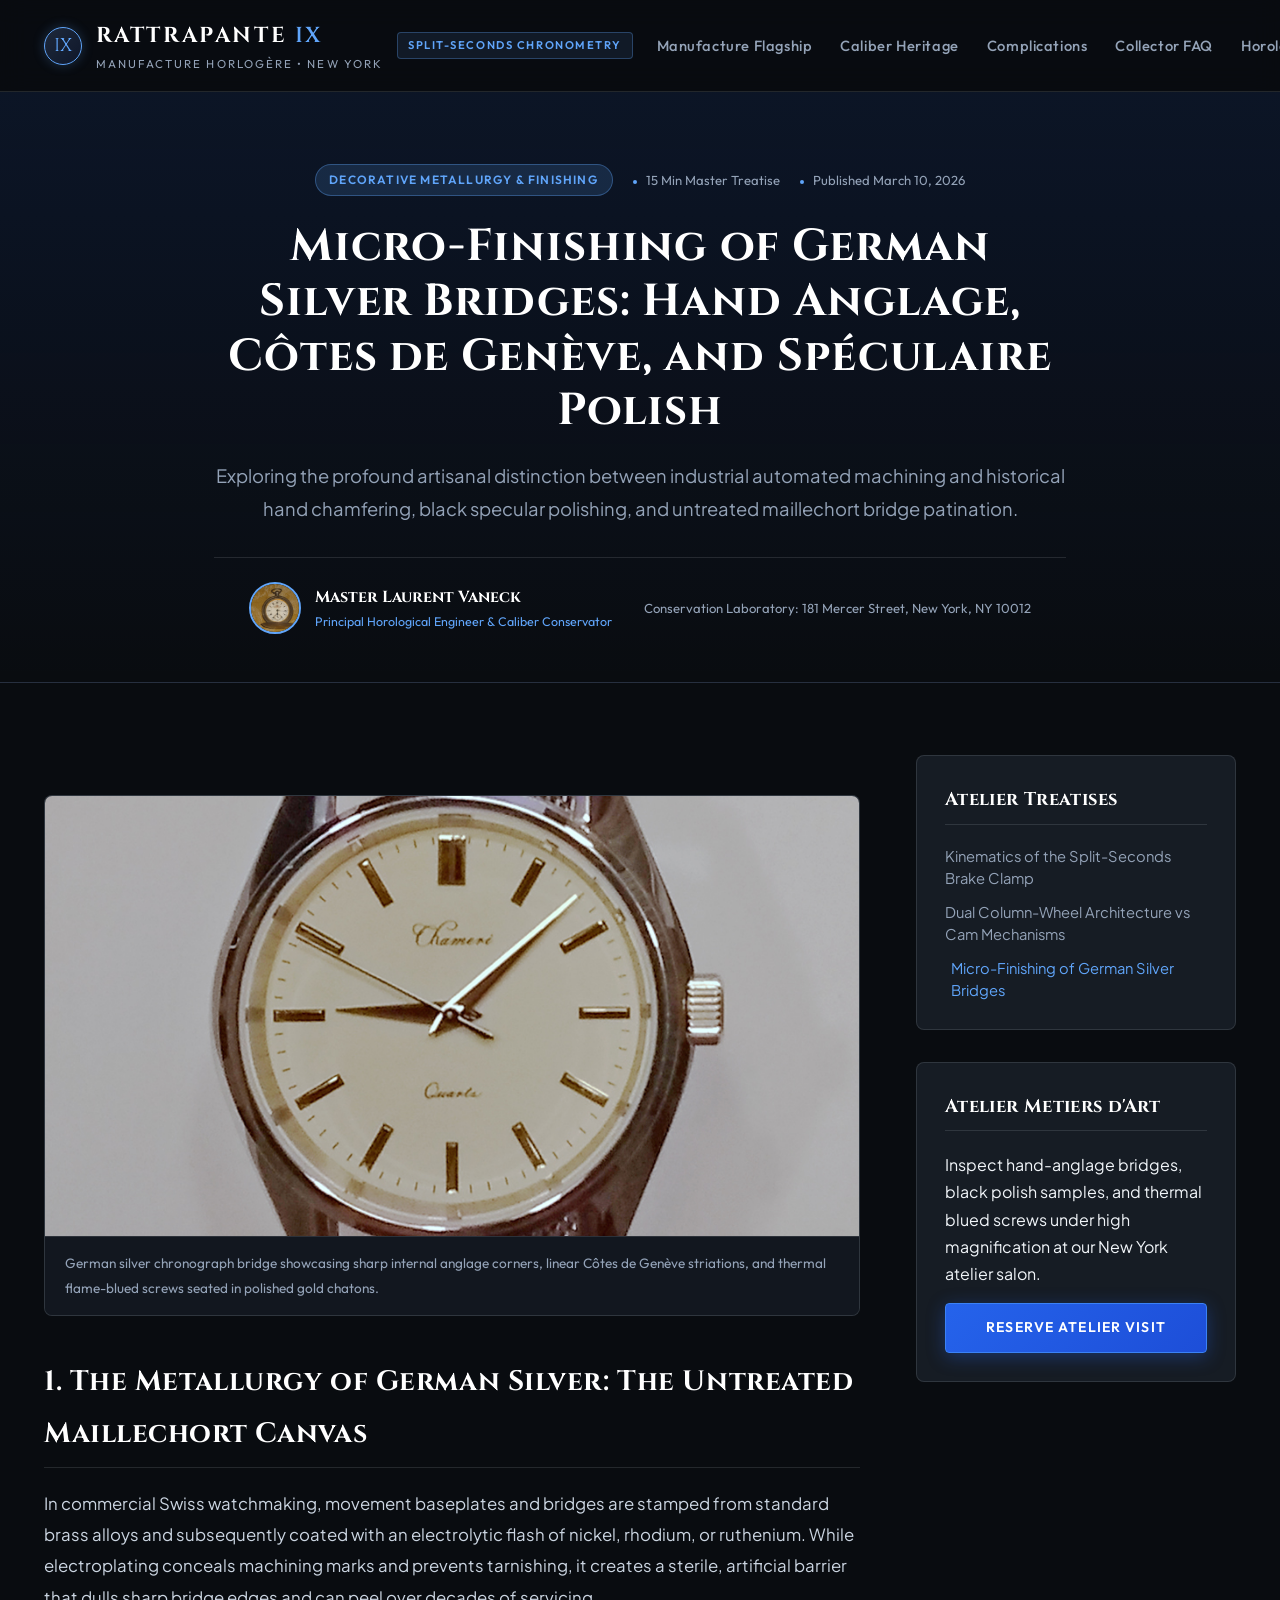
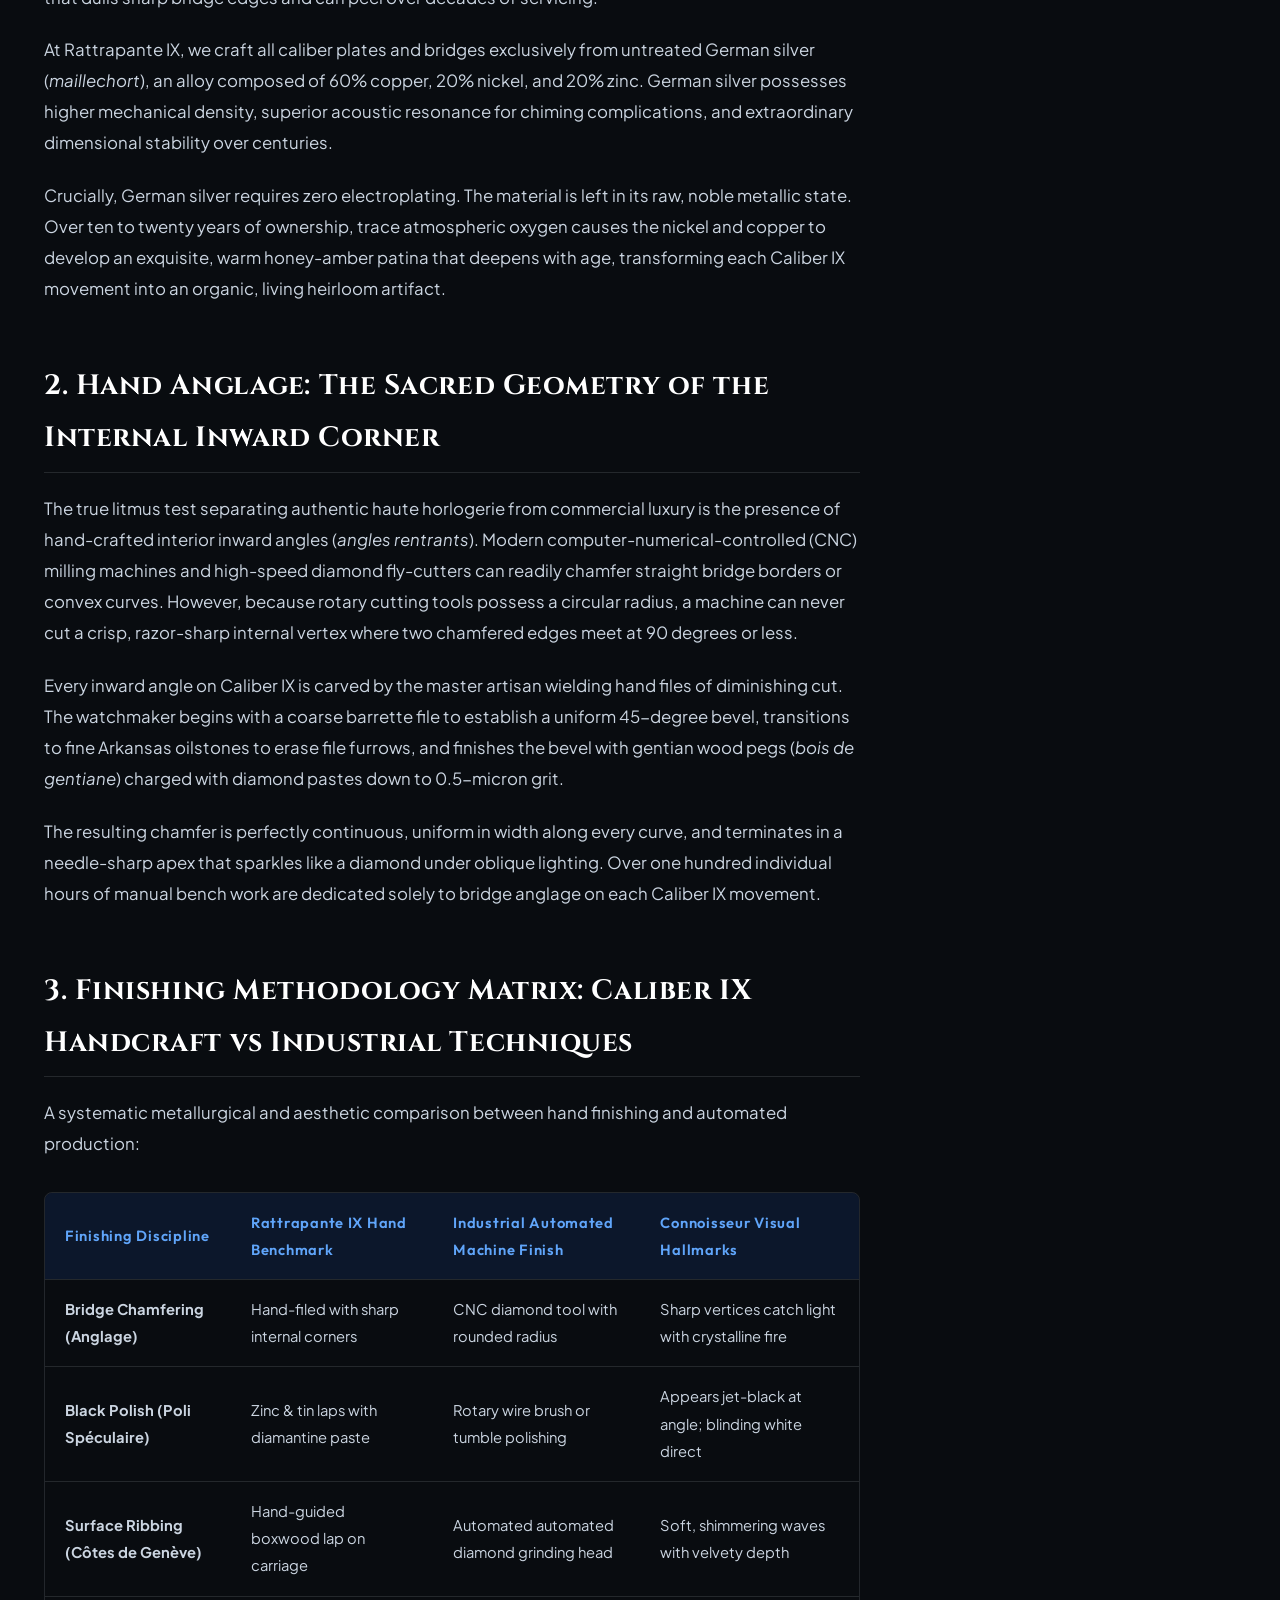
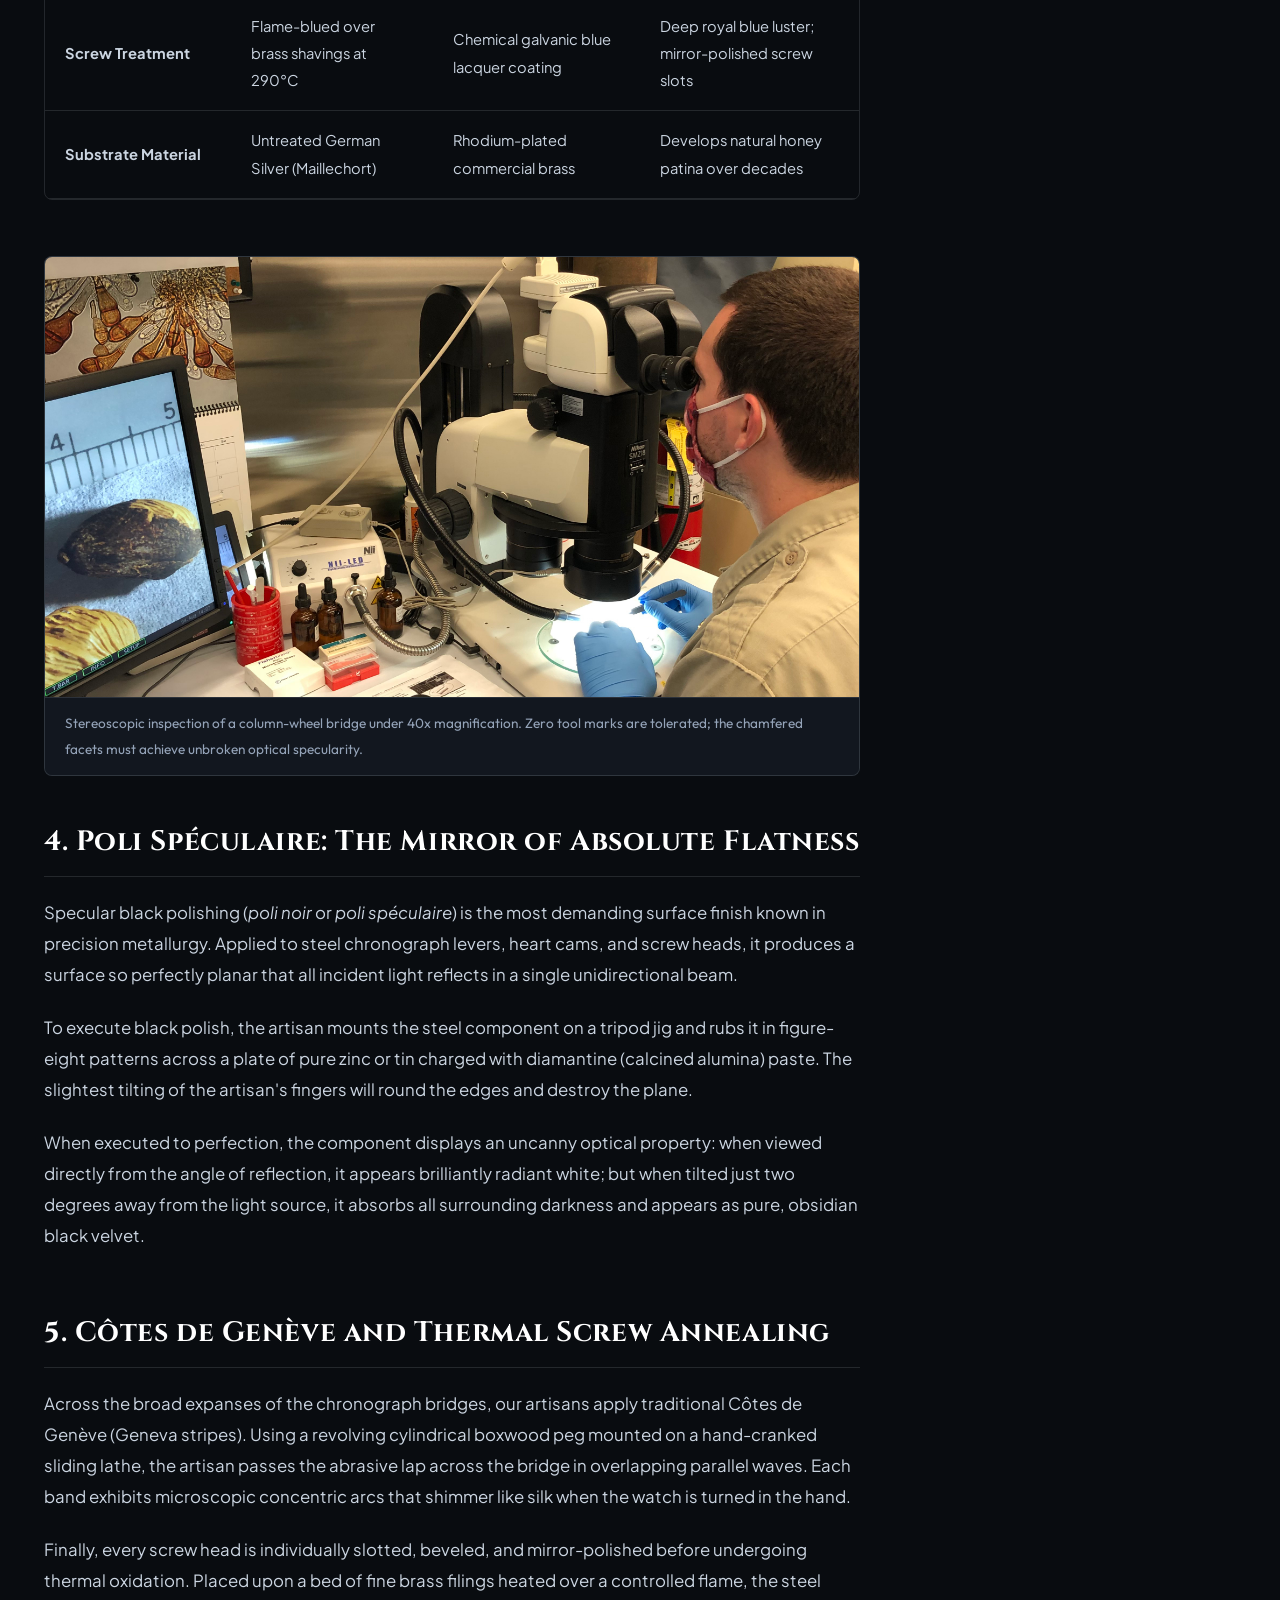
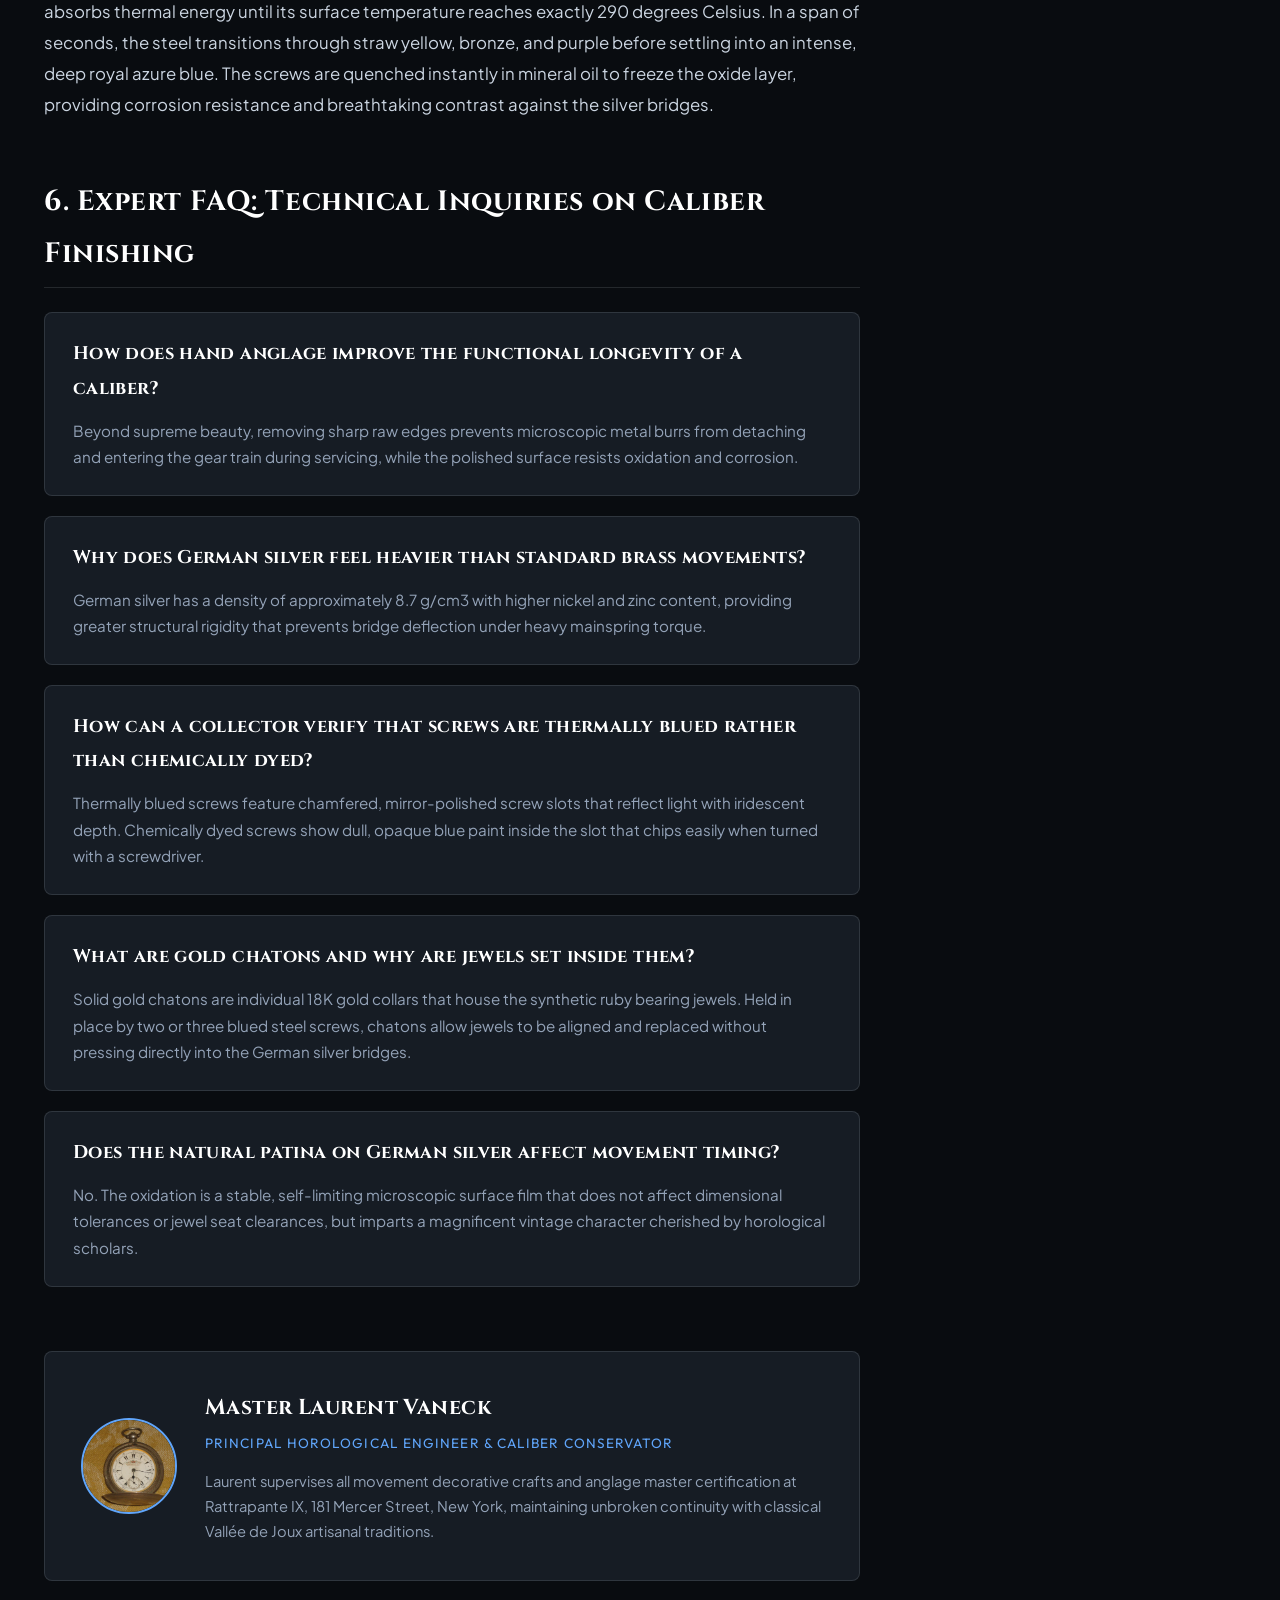
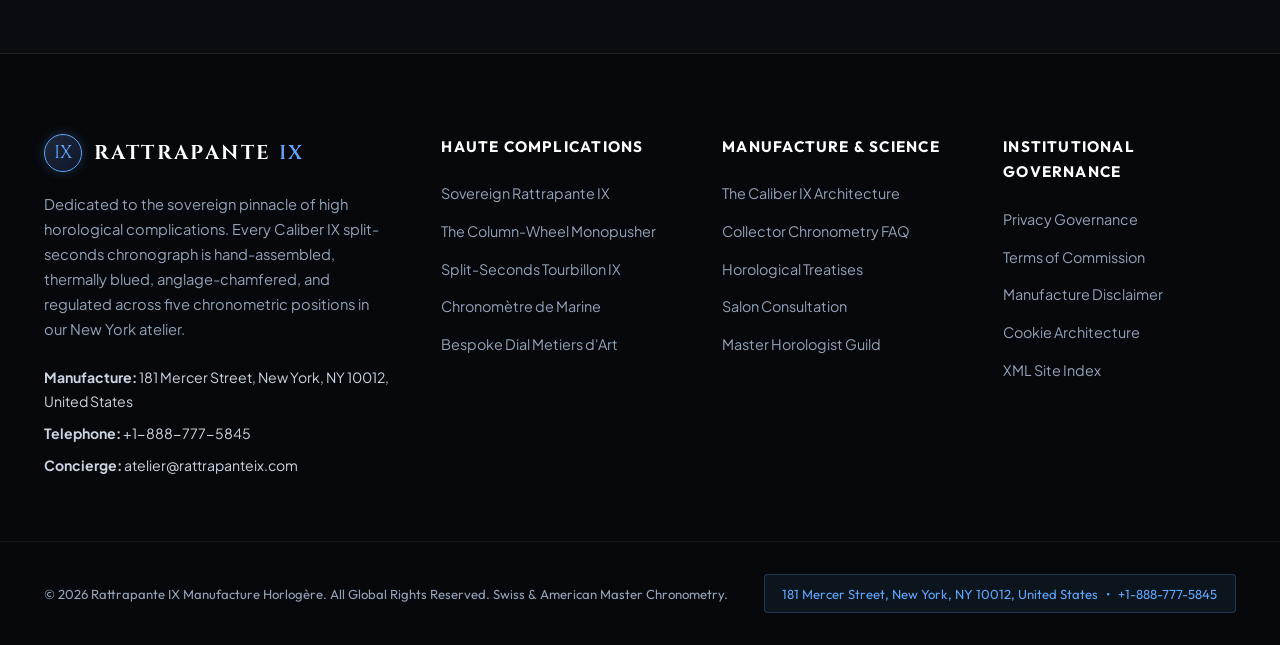
<file: blog/blog-3.html>
<!DOCTYPE html>
<html lang="en">
<head>
    <!-- Google tag (gtag.js) -->
    <script async src="https://www.googletagmanager.com/gtag/js?id=G-0LY0HY7L01"></script>
    <script>
      window.dataLayer = window.dataLayer || [];
      function gtag(){dataLayer.push(arguments);}
      gtag('js', new Date());
      gtag('config', 'G-0LY0HY7L01');
    </script>
    <meta charset="UTF-8">
    <meta name="viewport" content="width=device-width, initial-scale=1.0">
    <title>Micro-Finishing of German Silver Bridges: Hand Anglage, Côtes de Genève, and Spéculaire Polish | Rattrapante IX Haute Horlogerie</title>
    <meta name="description" content="A deep dive into decorative metallurgy: manual gentian wood lap polishing, thermal bluing chemistry, and internal mirror anglage corners in high horology.">
    <link rel="canonical" href="https://rattrapanteix.com/../">
    
    <!-- Open Graph -->
    <meta property="og:title" content="Micro-Finishing of German Silver Bridges: Hand Anglage, Côtes de Genève, and Spéculaire Polish | Rattrapante IX Haute Horlogerie">
    <meta property="og:description" content="A deep dive into decorative metallurgy: manual gentian wood lap polishing, thermal bluing chemistry, and internal mirror anglage corners in high horology.">
    <meta property="og:type" content="article">
    <meta property="og:url" content="https://rattrapanteix.com/../">
    <meta property="og:image" content="https://rattrapanteix.com/assets/images/rattrapante-hero-chronograph-split-second.jpg">

    <!-- Google Fonts -->
    <link rel="preconnect" href="https://fonts.googleapis.com">
    <link rel="preconnect" href="https://fonts.gstatic.com" crossorigin>
    <link href="https://fonts.googleapis.com/css2?family=Cinzel:wght@500;600;700;800&family=Outfit:wght@300;400;500;600;700&family=Plus+Jakarta+Sans:ital,wght@0,300;0,400;0,500;0,600;0,700;1,400&display=swap" rel="stylesheet">
    
    <link rel="stylesheet" href="../assets/css/style.css">
    <script type="application/ld+json">
    {
      "@context": "https://schema.org",
      "@type": "TechArticle",
      "headline": "Micro-Finishing of German Silver Bridges: Hand Anglage, Côtes de Genève, and Spéculaire Polish",
      "description": "A deep dive into decorative metallurgy: manual gentian wood lap polishing, thermal bluing chemistry, and internal mirror anglage corners in high horology.",
      "author": {
        "@type": "Person",
        "name": "Master Laurent Vaneck",
        "jobTitle": "Principal Horological Engineer & Caliber Conservator"
      },
      "publisher": {
        "@type": "Organization",
        "name": "Rattrapante IX Manufacture Horlogère",
        "url": "https://rattrapanteix.com",
        "address": {
          "@type": "PostalAddress",
          "streetAddress": "181 Mercer Street",
          "addressLocality": "New York",
          "addressRegion": "NY",
          "postalCode": "10012",
          "addressCountry": "United States"
        },
        "telephone": "+1-888-777-5845"
      },
      "datePublished": "2026-03-10",
      "mainEntityOfPage": "https://rattrapanteix.com/blog/blog-3.html"
    }
    </script>
</head>
<body>

    <!-- Header -->
    <header class="site-header">
        <div class="container header-inner">
            <a href="../index.html" class="brand-logo" aria-label="Rattrapante IX Haute Horlogerie Home">
                <div class="brand-crest">IX</div>
                <div class="brand-text-wrap">
                    <div class="brand-name">RATTRAPANTE <span>IX</span></div>
                    <div class="brand-sub">Manufacture Horlog&egrave;re &bull; New York</div>
                </div>
                <span class="brand-badge">SPLIT-SECONDS CHRONOMETRY</span>
            </a>
            <nav class="main-nav" aria-label="Main Navigation">
                <a href="../index.html" class="nav-link">Manufacture Flagship</a>
                <a href="../about.html" class="nav-link">Caliber Heritage</a>
                <a href="../services.html" class="nav-link">Complications</a>
                <a href="../faq.html" class="nav-link">Collector FAQ</a>
                <a href="../blog.html" class="nav-link">Horological Treatises</a>
            </nav>
            <div class="header-actions">
                <a href="../contact.html" class="btn btn-primary">Commission Timepiece</a>
                <button class="drawer-toggle" id="drawer-toggle" aria-label="Toggle Navigation Menu">&#9776;</button>
            </div>
        </div>
    </header>

    <!-- Mobile Drawer -->
    <div class="mobile-drawer" id="mobile-drawer" aria-label="Mobile Navigation Menu">
        <a href="../index.html">Manufacture Flagship</a>
        <a href="../about.html">Caliber Heritage</a>
        <a href="../services.html">Complications</a>
        <a href="../faq.html">Collector FAQ</a>
        <a href="../blog.html">Horological Treatises</a>
        <a href="../contact.html" style="color: var(--color-ice-blue); font-weight: 600; margin-top: 1rem;">Commission Timepiece &rarr;</a>
    </div>

    <main class="main-content">
        <div class="article-masthead">
            <div class="container article-masthead-inner">
                <div class="article-meta-top">
                    <span class="category-badge">Decorative Metallurgy &amp; Finishing</span>
                    <span class="read-time"><i class="badge-dot"></i> 15 Min Master Treatise</span>
                    <span class="pub-date"><i class="badge-dot"></i> Published March 10, 2026</span>
                </div>
                <h1 class="article-title">Micro-Finishing of German Silver Bridges: Hand Anglage, Côtes de Genève, and Spéculaire Polish</h1>
                <p class="article-subtitle">
                    Exploring the profound artisanal distinction between industrial automated machining and historical hand chamfering, black specular polishing, and untreated maillechort bridge patination.
                </p>
                <div class="author-bar">
                    <div class="author-avatar-group">
                        <img src="../assets/images/rattrapante-watchmaker-loupe-workbench.jpg" alt="Master Laurent Vaneck" class="author-avatar-img">
                        <div>
                            <span class="author-name">Master Laurent Vaneck</span>
                            <span class="author-title">Principal Horological Engineer &amp; Caliber Conservator</span>
                        </div>
                    </div>
                    <div class="author-meta-item">
                        <span class="meta-label">Conservation Laboratory:</span>
                        <span class="meta-val">181 Mercer Street, New York, NY 10012</span>
                    </div>
                </div>
            </div>
        </div>

        <div class="container article-layout">
            <article class="article-body">
                <figure class="article-lead-figure">
                    <img src="../assets/images/rattrapante-blued-steel-screws-anglage.jpg" alt="Macro photograph of hand anglage bridge beveling and thermal blued screws" class="article-lead-img">
                    <figcaption>German silver chronograph bridge showcasing sharp internal anglage corners, linear Côtes de Genève striations, and thermal flame-blued screws seated in polished gold chatons.</figcaption>
                </figure>

                <section class="article-section">
                    <h2>1. The Metallurgy of German Silver: The Untreated Maillechort Canvas</h2>
                    <p>
                        In commercial Swiss watchmaking, movement baseplates and bridges are stamped from standard brass alloys and subsequently coated with an electrolytic flash of nickel, rhodium, or ruthenium. While electroplating conceals machining marks and prevents tarnishing, it creates a sterile, artificial barrier that dulls sharp bridge edges and can peel over decades of servicing.
                    </p>
                    <p>
                        At Rattrapante IX, we craft all caliber plates and bridges exclusively from untreated German silver (<em>maillechort</em>), an alloy composed of 60% copper, 20% nickel, and 20% zinc. German silver possesses higher mechanical density, superior acoustic resonance for chiming complications, and extraordinary dimensional stability over centuries.
                    </p>
                    <p>
                        Crucially, German silver requires zero electroplating. The material is left in its raw, noble metallic state. Over ten to twenty years of ownership, trace atmospheric oxygen causes the nickel and copper to develop an exquisite, warm honey-amber patina that deepens with age, transforming each Caliber IX movement into an organic, living heirloom artifact.
                    </p>
                </section>

                <section class="article-section">
                    <h2>2. Hand Anglage: The Sacred Geometry of the Internal Inward Corner</h2>
                    <p>
                        The true litmus test separating authentic haute horlogerie from commercial luxury is the presence of hand-crafted interior inward angles (<em>angles rentrants</em>). Modern computer-numerical-controlled (CNC) milling machines and high-speed diamond fly-cutters can readily chamfer straight bridge borders or convex curves. However, because rotary cutting tools possess a circular radius, a machine can never cut a crisp, razor-sharp internal vertex where two chamfered edges meet at 90 degrees or less.
                    </p>
                    <p>
                        Every inward angle on Caliber IX is carved by the master artisan wielding hand files of diminishing cut. The watchmaker begins with a coarse barrette file to establish a uniform 45-degree bevel, transitions to fine Arkansas oilstones to erase file furrows, and finishes the bevel with gentian wood pegs (<em>bois de gentiane</em>) charged with diamond pastes down to 0.5-micron grit.
                    </p>
                    <p>
                        The resulting chamfer is perfectly continuous, uniform in width along every curve, and terminates in a needle-sharp apex that sparkles like a diamond under oblique lighting. Over one hundred individual hours of manual bench work are dedicated solely to bridge anglage on each Caliber IX movement.
                    </p>
                </section>

                <!-- Comparison Table -->
                <section class="article-section">
                    <h2>3. Finishing Methodology Matrix: Caliber IX Handcraft vs Industrial Techniques</h2>
                    <p>
                        A systematic metallurgical and aesthetic comparison between hand finishing and automated production:
                    </p>
                    <div class="table-responsive">
                        <table class="data-table">
                            <thead>
                                <tr>
                                    <th>Finishing Discipline</th>
                                    <th>Rattrapante IX Hand Benchmark</th>
                                    <th>Industrial Automated Machine Finish</th>
                                    <th>Connoisseur Visual Hallmarks</th>
                                </tr>
                            </thead>
                            <tbody>
                                <tr>
                                    <td><strong>Bridge Chamfering (Anglage)</strong></td>
                                    <td>Hand-filed with sharp internal corners</td>
                                    <td>CNC diamond tool with rounded radius</td>
                                    <td>Sharp vertices catch light with crystalline fire</td>
                                </tr>
                                <tr>
                                    <td><strong>Black Polish (Poli Spéculaire)</strong></td>
                                    <td>Zinc &amp; tin laps with diamantine paste</td>
                                    <td>Rotary wire brush or tumble polishing</td>
                                    <td>Appears jet-black at angle; blinding white direct</td>
                                </tr>
                                <tr>
                                    <td><strong>Surface Ribbing (Côtes de Genève)</strong></td>
                                    <td>Hand-guided boxwood lap on carriage</td>
                                    <td>Automated automated diamond grinding head</td>
                                    <td>Soft, shimmering waves with velvety depth</td>
                                </tr>
                                <tr>
                                    <td><strong>Screw Treatment</strong></td>
                                    <td>Flame-blued over brass shavings at 290&deg;C</td>
                                    <td>Chemical galvanic blue lacquer coating</td>
                                    <td>Deep royal blue luster; mirror-polished screw slots</td>
                                </tr>
                                <tr>
                                    <td><strong>Substrate Material</strong></td>
                                    <td>Untreated German Silver (Maillechort)</td>
                                    <td>Rhodium-plated commercial brass</td>
                                    <td>Develops natural honey patina over decades</td>
                                </tr>
                            </tbody>
                        </table>
                    </div>
                </section>

                <section class="article-section">
                    <figure class="article-inline-figure">
                        <img src="../assets/images/rattrapante-watchmaker-microscope-inspection.jpg" alt="Microscope inspection of hand-anglage corners on caliber bridge" class="article-inline-img">
                        <figcaption>Stereoscopic inspection of a column-wheel bridge under 40x magnification. Zero tool marks are tolerated; the chamfered facets must achieve unbroken optical specularity.</figcaption>
                    </figure>

                    <h2>4. Poli Spéculaire: The Mirror of Absolute Flatness</h2>
                    <p>
                        Specular black polishing (<em>poli noir</em> or <em>poli spéculaire</em>) is the most demanding surface finish known in precision metallurgy. Applied to steel chronograph levers, heart cams, and screw heads, it produces a surface so perfectly planar that all incident light reflects in a single unidirectional beam.
                    </p>
                    <p>
                        To execute black polish, the artisan mounts the steel component on a tripod jig and rubs it in figure-eight patterns across a plate of pure zinc or tin charged with diamantine (calcined alumina) paste. The slightest tilting of the artisan's fingers will round the edges and destroy the plane.
                    </p>
                    <p>
                        When executed to perfection, the component displays an uncanny optical property: when viewed directly from the angle of reflection, it appears brilliantly radiant white; but when tilted just two degrees away from the light source, it absorbs all surrounding darkness and appears as pure, obsidian black velvet.
                    </p>
                </section>

                <section class="article-section">
                    <h2>5. Côtes de Genève and Thermal Screw Annealing</h2>
                    <p>
                        Across the broad expanses of the chronograph bridges, our artisans apply traditional Côtes de Genève (Geneva stripes). Using a revolving cylindrical boxwood peg mounted on a hand-cranked sliding lathe, the artisan passes the abrasive lap across the bridge in overlapping parallel waves. Each band exhibits microscopic concentric arcs that shimmer like silk when the watch is turned in the hand.
                    </p>
                    <p>
                        Finally, every screw head is individually slotted, beveled, and mirror-polished before undergoing thermal oxidation. Placed upon a bed of fine brass filings heated over a controlled flame, the steel absorbs thermal energy until its surface temperature reaches exactly 290 degrees Celsius. In a span of seconds, the steel transitions through straw yellow, bronze, and purple before settling into an intense, deep royal azure blue. The screws are quenched instantly in mineral oil to freeze the oxide layer, providing corrosion resistance and breathtaking contrast against the silver bridges.
                    </p>
                </section>

                <!-- Expert FAQ Section -->
                <section class="article-section faq-embed-section">
                    <h2>6. Expert FAQ: Technical Inquiries on Caliber Finishing</h2>
                    <div class="faq-accordion-group">
                        <div class="faq-item">
                            <h3 class="faq-question">How does hand anglage improve the functional longevity of a caliber?</h3>
                            <div class="faq-answer">
                                <p>Beyond supreme beauty, removing sharp raw edges prevents microscopic metal burrs from detaching and entering the gear train during servicing, while the polished surface resists oxidation and corrosion.</p>
                            </div>
                        </div>
                        <div class="faq-item">
                            <h3 class="faq-question">Why does German silver feel heavier than standard brass movements?</h3>
                            <div class="faq-answer">
                                <p>German silver has a density of approximately 8.7 g/cm3 with higher nickel and zinc content, providing greater structural rigidity that prevents bridge deflection under heavy mainspring torque.</p>
                            </div>
                        </div>
                        <div class="faq-item">
                            <h3 class="faq-question">How can a collector verify that screws are thermally blued rather than chemically dyed?</h3>
                            <div class="faq-answer">
                                <p>Thermally blued screws feature chamfered, mirror-polished screw slots that reflect light with iridescent depth. Chemically dyed screws show dull, opaque blue paint inside the slot that chips easily when turned with a screwdriver.</p>
                            </div>
                        </div>
                        <div class="faq-item">
                            <h3 class="faq-question">What are gold chatons and why are jewels set inside them?</h3>
                            <div class="faq-answer">
                                <p>Solid gold chatons are individual 18K gold collars that house the synthetic ruby bearing jewels. Held in place by two or three blued steel screws, chatons allow jewels to be aligned and replaced without pressing directly into the German silver bridges.</p>
                            </div>
                        </div>
                        <div class="faq-item">
                            <h3 class="faq-question">Does the natural patina on German silver affect movement timing?</h3>
                            <div class="faq-answer">
                                <p>No. The oxidation is a stable, self-limiting microscopic surface film that does not affect dimensional tolerances or jewel seat clearances, but imparts a magnificent vintage character cherished by horological scholars.</p>
                            </div>
                        </div>
                    </div>
                </section>

                <!-- Author Bio Card -->
                <div class="author-bio-card">
                    <img src="../assets/images/rattrapante-watchmaker-loupe-workbench.jpg" alt="Master Laurent Vaneck" class="author-bio-avatar">
                    <div class="author-bio-text">
                        <h3 class="author-bio-name">Master Laurent Vaneck</h3>
                        <p class="author-bio-role">Principal Horological Engineer &amp; Caliber Conservator</p>
                        <p class="author-bio-summary">
                            Laurent supervises all movement decorative crafts and anglage master certification at Rattrapante IX, 181 Mercer Street, New York, maintaining unbroken continuity with classical Vallée de Joux artisanal traditions.
                        </p>
                    </div>
                </div>
            </article>

            <!-- Sidebar -->
            <aside class="article-sidebar">
                <div class="sidebar-widget">
                    <h3 class="widget-title">Atelier Treatises</h3>
                    <ul class="widget-list">
                        <li><a href="blog-1.html">Kinematics of the Split-Seconds Brake Clamp</a></li>
                        <li><a href="blog-2.html">Dual Column-Wheel Architecture vs Cam Mechanisms</a></li>
                        <li><a href="blog-3.html" class="active-link">Micro-Finishing of German Silver Bridges</a></li>
                    </ul>
                </div>

                <div class="sidebar-widget consultation-widget">
                    <h3 class="widget-title">Atelier Metiers d'Art</h3>
                    <p>Inspect hand-anglage bridges, black polish samples, and thermal blued screws under high magnification at our New York atelier salon.</p>
                    <a href="../contact.html" class="btn btn-primary" style="width: 100%; text-align: center; margin-top: 1rem;">Reserve Atelier Visit</a>
                </div>
            </aside>
        </div>
    </main>

    <!-- Site Footer -->
    <footer class="site-footer">
        <div class="container footer-grid">
            <div class="footer-col brand-col">
                <div class="footer-logo">
                    <div class="brand-crest">IX</div>
                    <div class="brand-name" style="font-size: 1.25rem;">RATTRAPANTE <span>IX</span></div>
                </div>
                <p class="footer-bio">
                    Dedicated to the sovereign pinnacle of high horological complications. Every Caliber IX split-seconds chronograph is hand-assembled, thermally blued, anglage-chamfered, and regulated across five chronometric positions in our New York atelier.
                </p>
                <div class="footer-contact-details">
                    <p class="contact-line"><strong>Manufacture:</strong> 181 Mercer Street, New York, NY 10012, United States</p>
                    <p class="contact-line"><strong>Telephone:</strong> +1-888-777-5845</p>
                    <p class="contact-line"><strong>Concierge:</strong> atelier@rattrapanteix.com</p>
                </div>
            </div>

            <div class="footer-col">
                <h4 class="footer-heading">Haute Complications</h4>
                <ul class="footer-links">
                    <li><a href="../services.html#split-seconds">Sovereign Rattrapante IX</a></li>
                    <li><a href="../services.html#monopusher">The Column-Wheel Monopusher</a></li>
                    <li><a href="../services.html#tourbillon">Split-Seconds Tourbillon IX</a></li>
                    <li><a href="../services.html#chronometre">Chronom&egrave;tre de Marine</a></li>
                    <li><a href="../services.html#bespoke">Bespoke Dial Metiers d'Art</a></li>
                </ul>
            </div>

            <div class="footer-col">
                <h4 class="footer-heading">Manufacture &amp; Science</h4>
                <ul class="footer-links">
                    <li><a href="../about.html">The Caliber IX Architecture</a></li>
                    <li><a href="../faq.html">Collector Chronometry FAQ</a></li>
                    <li><a href="../blog.html">Horological Treatises</a></li>
                    <li><a href="../contact.html">Salon Consultation</a></li>
                    <li><a href="../about.html#master-watchmaker">Master Horologist Guild</a></li>
                </ul>
            </div>

            <div class="footer-col">
                <h4 class="footer-heading">Institutional Governance</h4>
                <ul class="footer-links">
                    <li><a href="../privacy-policy.html">Privacy Governance</a></li>
                    <li><a href="../terms-and-conditions.html">Terms of Commission</a></li>
                    <li><a href="../disclaimer.html">Manufacture Disclaimer</a></li>
                    <li><a href="../cookie-policy.html">Cookie Architecture</a></li>
                    <li><a href="../sitemap.xml">XML Site Index</a></li>
                </ul>
            </div>
        </div>

        <div class="footer-bottom">
            <div class="container footer-bottom-inner">
                <p>&copy; 2026 Rattrapante IX Manufacture Horlog&egrave;re. All Global Rights Reserved. Swiss &amp; American Master Chronometry.</p>
                <div class="institutional-badge">
                    <span>181 Mercer Street, New York, NY 10012, United States</span> &bull; <span>+1-888-777-5845</span>
                </div>
            </div>
        </div>
    </footer>

    <script src="../assets/js/main.js"></script>
</body>
</html>
</file>
<file: assets/css/style.css>
/* Rattrapante IX Haute Horlogerie Atelier Stylesheet
   Archetype: Anthracite Slate & Rhodium Steel / Ice Blue & Heat-Blued Hands (anthracite_rhodium_iceblue)
   Typography: Cinzel (Display) + Outfit (Technical Subheadings) + Plus Jakarta Sans (Body)
*/

:root {
    --color-bg: #090c10;
    --color-bg-alt: #11161d;
    --color-card: #161c24;
    --color-card-hover: #1c242f;
    --color-ice-blue: #60a5fa;
    --color-blued-steel: #2563eb;
    --color-rhodium: #f1f5f9;
    --color-titanium: #cbd5e1;
    --color-text-muted: #94a3b8;
    --color-border: rgba(226, 232, 240, 0.12);
    --color-border-glow: rgba(96, 165, 250, 0.4);
    --font-heading: 'Cinzel', serif;
    --font-sub: 'Outfit', sans-serif;
    --font-body: 'Plus Jakarta Sans', -apple-system, BlinkMacSystemFont, sans-serif;
    --radius: 8px;
    --transition: all 0.3s cubic-bezier(0.16, 1, 0.3, 1);
}

*, *::before, *::after {
    box-sizing: border-box;
    margin: 0;
    padding: 0;
}

body {
    background-color: var(--color-bg);
    color: var(--color-rhodium);
    font-family: var(--font-body);
    font-size: 16px;
    line-height: 1.7;
    -webkit-font-smoothing: antialiased;
    overflow-x: hidden;
}

img {
    max-width: 100%;
    height: auto;
    display: block;
}

a {
    color: inherit;
    text-decoration: none;
    transition: var(--transition);
}

.container {
    width: 100%;
    max-width: 1240px;
    margin: 0 auto;
    padding: 0 1.5rem;
}

/* Header & Navigation (Strict Wrap Prevention) */
.site-header {
    position: sticky;
    top: 0;
    z-index: 1000;
    background: rgba(9, 12, 16, 0.94);
    backdrop-filter: blur(14px);
    -webkit-backdrop-filter: blur(14px);
    border-bottom: 1px solid var(--color-border);
    padding: 1.1rem 0;
}

.header-inner {
    display: flex;
    align-items: center;
    justify-content: space-between;
    gap: 1.5rem;
}

.brand-logo {
    display: flex;
    align-items: center;
    gap: 0.85rem;
    flex-shrink: 0;
    white-space: nowrap;
}

.brand-crest {
    width: 38px;
    height: 38px;
    border-radius: 50%;
    background: linear-gradient(135deg, #1e293b, #0f172a);
    border: 1px solid var(--color-ice-blue);
    display: flex;
    align-items: center;
    justify-content: center;
    color: var(--color-ice-blue);
    font-family: var(--font-heading);
    font-size: 1.15rem;
    box-shadow: 0 0 12px rgba(96, 165, 250, 0.25);
}

.brand-text-wrap {
    display: flex;
    flex-direction: column;
}

.brand-name {
    font-family: var(--font-heading);
    font-size: 1.35rem;
    font-weight: 700;
    letter-spacing: 0.12em;
    color: #fff;
    white-space: nowrap;
}

.brand-name span {
    color: var(--color-ice-blue);
    font-weight: 600;
}

.brand-sub {
    font-family: var(--font-sub);
    font-size: 0.72rem;
    color: var(--color-text-muted);
    letter-spacing: 0.18em;
    text-transform: uppercase;
    white-space: nowrap;
}

.brand-badge {
    display: inline-block;
    padding: 0.2rem 0.65rem;
    font-family: var(--font-sub);
    font-size: 0.7rem;
    font-weight: 600;
    color: var(--color-ice-blue);
    background: rgba(96, 165, 250, 0.1);
    border: 1px solid rgba(96, 165, 250, 0.3);
    border-radius: 4px;
    letter-spacing: 0.14em;
    white-space: nowrap;
}

.main-nav {
    display: flex;
    align-items: center;
    gap: 1.75rem;
}

.nav-link {
    font-family: var(--font-sub);
    font-size: 0.92rem;
    font-weight: 500;
    color: var(--color-text-muted);
    white-space: nowrap;
    position: relative;
    padding: 0.5rem 0;
    letter-spacing: 0.04em;
}

.nav-link:hover,
.nav-link.active {
    color: #fff;
}

.nav-link.active::after {
    content: '';
    position: absolute;
    bottom: 0;
    left: 0;
    width: 100%;
    height: 2px;
    background: var(--color-ice-blue);
    box-shadow: 0 0 10px var(--color-ice-blue);
}

.header-actions {
    display: flex;
    align-items: center;
    gap: 1rem;
    flex-shrink: 0;
}

.btn {
    display: inline-flex;
    align-items: center;
    justify-content: center;
    gap: 0.5rem;
    padding: 0.75rem 1.65rem;
    font-family: var(--font-sub);
    font-size: 0.88rem;
    font-weight: 600;
    letter-spacing: 0.08em;
    text-transform: uppercase;
    border-radius: 4px;
    cursor: pointer;
    white-space: nowrap;
    transition: var(--transition);
}

.btn-primary {
    background: linear-gradient(135deg, #2563eb, #1d4ed8);
    color: #fff;
    border: 1px solid #3b82f6;
    box-shadow: 0 4px 18px rgba(37, 99, 235, 0.35);
}

.btn-primary:hover {
    background: linear-gradient(135deg, #3b82f6, #2563eb);
    border-color: #60a5fa;
    box-shadow: 0 6px 24px rgba(96, 165, 250, 0.5);
    transform: translateY(-2px);
}

.btn-outline {
    background: rgba(255, 255, 255, 0.03);
    color: var(--color-rhodium);
    border: 1px solid var(--color-border);
}

.btn-outline:hover {
    background: rgba(96, 165, 250, 0.08);
    border-color: var(--color-ice-blue);
    color: #fff;
    transform: translateY(-2px);
}

.drawer-toggle {
    display: none;
    background: transparent;
    border: 1px solid var(--color-border);
    color: var(--color-rhodium);
    font-size: 1.3rem;
    padding: 0.45rem 0.85rem;
    border-radius: 4px;
    cursor: pointer;
}

/* Mobile Drawer */
.mobile-drawer {
    display: none;
    position: fixed;
    top: 72px;
    right: 0;
    bottom: 0;
    width: 290px;
    background: rgba(9, 12, 16, 0.98);
    border-left: 1px solid var(--color-border);
    padding: 2.5rem 1.75rem;
    flex-direction: column;
    gap: 1.25rem;
    z-index: 999;
    box-shadow: -10px 0 30px rgba(0, 0, 0, 0.9);
    transform: translateX(100%);
    transition: transform 0.3s cubic-bezier(0.16, 1, 0.3, 1);
}

.mobile-drawer.active {
    transform: translateX(0);
}

.mobile-drawer a {
    font-family: var(--font-sub);
    font-size: 1.05rem;
    color: var(--color-text-muted);
    font-weight: 500;
    padding: 0.5rem 0;
    border-bottom: 1px solid rgba(255, 255, 255, 0.06);
}

.mobile-drawer a:hover {
    color: var(--color-ice-blue);
    padding-left: 0.5rem;
}

@media (max-width: 1140px) {
    .main-nav,
    .header-actions .btn {
        display: none;
    }
    .drawer-toggle {
        display: block;
    }
    .mobile-drawer {
        display: flex;
    }
}

/* Typography & Hero */
h1, h2, h3, h4 {
    font-family: var(--font-heading);
    color: #fff;
    font-weight: 700;
    letter-spacing: 0.02em;
}

.hero-section {
    padding: 5.5rem 0 4.5rem;
    position: relative;
    background: radial-gradient(circle at 80% 20%, rgba(37, 99, 235, 0.12) 0%, transparent 60%);
}

.hero-grid {
    display: grid;
    grid-template-columns: 1.15fr 0.85fr;
    gap: 4rem;
    align-items: center;
}

.hero-tag {
    display: inline-flex;
    align-items: center;
    gap: 0.5rem;
    font-family: var(--font-sub);
    font-size: 0.85rem;
    color: var(--color-ice-blue);
    background: rgba(96, 165, 250, 0.1);
    border: 1px solid rgba(96, 165, 250, 0.3);
    padding: 0.35rem 0.9rem;
    border-radius: 30px;
    margin-bottom: 1.5rem;
    letter-spacing: 0.1em;
    text-transform: uppercase;
}

.hero-title {
    font-size: clamp(2.4rem, 4.5vw, 3.8rem);
    line-height: 1.18;
    margin-bottom: 1.5rem;
}

.hero-title span {
    color: var(--color-ice-blue);
    font-style: italic;
}

.hero-lead {
    font-size: 1.12rem;
    color: var(--color-text-muted);
    line-height: 1.8;
    margin-bottom: 2.25rem;
}

.hero-stats {
    display: grid;
    grid-template-columns: repeat(3, 1fr);
    gap: 1.5rem;
    margin-top: 3rem;
    padding-top: 2rem;
    border-top: 1px solid var(--color-border);
}

.stat-number {
    font-family: var(--font-heading);
    font-size: 2rem;
    color: var(--color-ice-blue);
    font-weight: 700;
    line-height: 1;
    margin-bottom: 0.4rem;
}

.stat-label {
    font-family: var(--font-sub);
    font-size: 0.8rem;
    color: var(--color-text-muted);
    text-transform: uppercase;
    letter-spacing: 0.08em;
}

.hero-media {
    position: relative;
}

.hero-image-wrap {
    border-radius: var(--radius);
    overflow: hidden;
    border: 1px solid var(--color-border);
    box-shadow: 0 20px 48px rgba(0, 0, 0, 0.8), 0 0 32px rgba(96, 165, 250, 0.15);
    background: var(--color-card);
}

.hero-image-wrap img {
    width: 100%;
    height: 480px;
    object-fit: cover;
    display: block;
}

.hero-badge-overlay {
    position: absolute;
    bottom: -18px;
    right: 24px;
    background: rgba(17, 22, 29, 0.95);
    border: 1px solid var(--color-ice-blue);
    padding: 0.9rem 1.4rem;
    border-radius: var(--radius);
    box-shadow: 0 8px 24px rgba(0, 0, 0, 0.8);
}

.badge-val {
    font-family: var(--font-sub);
    font-size: 0.95rem;
    font-weight: 700;
    color: #fff;
    letter-spacing: 0.08em;
}

.badge-sub {
    font-size: 0.76rem;
    color: var(--color-ice-blue);
    text-transform: uppercase;
    letter-spacing: 0.06em;
}

/* Sections & Cards */
.section {
    padding: 5.5rem 0;
}

.section-alt {
    background-color: var(--color-bg-alt);
    border-top: 1px solid var(--color-border);
    border-bottom: 1px solid var(--color-border);
}

.section-header {
    text-align: center;
    max-width: 820px;
    margin: 0 auto 3.5rem;
}

.section-title {
    font-size: clamp(2rem, 3.2vw, 2.75rem);
    margin-bottom: 1rem;
}

.section-subtitle {
    color: var(--color-text-muted);
    font-size: 1.05rem;
    line-height: 1.7;
}

.grid-3 {
    display: grid;
    grid-template-columns: repeat(3, 1fr);
    gap: 2rem;
}

.grid-2 {
    display: grid;
    grid-template-columns: repeat(2, 1fr);
    gap: 2.5rem;
}

.grid-4 {
    display: grid;
    grid-template-columns: repeat(4, 1fr);
    gap: 1.75rem;
}

@media (max-width: 1024px) {
    .grid-4 {
        grid-template-columns: repeat(2, 1fr);
    }
    .grid-3 {
        grid-template-columns: repeat(2, 1fr);
    }
}

@media (max-width: 768px) {
    .hero-grid {
        grid-template-columns: 1fr;
        gap: 2.5rem;
    }
    .grid-4, .grid-3, .grid-2 {
        grid-template-columns: 1fr;
    }
}

.card {
    background: var(--color-card);
    border: 1px solid var(--color-border);
    border-radius: var(--radius);
    padding: 2.25rem;
    transition: var(--transition);
    display: flex;
    flex-direction: column;
}

.card:hover {
    background: var(--color-card-hover);
    border-color: var(--color-ice-blue);
    transform: translateY(-4px);
    box-shadow: 0 12px 30px rgba(96, 165, 250, 0.12);
}

.card-img-wrap {
    width: 100%;
    height: 220px;
    border-radius: 4px;
    overflow: hidden;
    margin-bottom: 1.5rem;
    border: 1px solid rgba(255, 255, 255, 0.08);
}

.card-img-wrap img {
    width: 100%;
    height: 100%;
    object-fit: cover;
    transition: transform 0.5s ease;
}

.card:hover .card-img-wrap img {
    transform: scale(1.05);
}

.card-tag {
    font-family: var(--font-sub);
    font-size: 0.78rem;
    color: var(--color-ice-blue);
    letter-spacing: 0.12em;
    margin-bottom: 0.65rem;
    text-transform: uppercase;
}

.card-title {
    font-size: 1.32rem;
    margin-bottom: 0.85rem;
}

.card-text {
    color: var(--color-text-muted);
    font-size: 0.95rem;
    line-height: 1.7;
    margin-bottom: 1.5rem;
    flex-grow: 1;
}

/* Article & Legal Layouts */
.article-masthead {
    background: linear-gradient(180deg, rgba(37, 99, 235, 0.1) 0%, transparent 100%);
    padding: 4.5rem 0 3rem;
    border-bottom: 1px solid var(--color-border);
    text-align: center;
}

.article-masthead-inner {
    max-width: 900px;
    margin: 0 auto;
}

.article-meta-top {
    display: flex;
    align-items: center;
    justify-content: center;
    gap: 1.25rem;
    margin-bottom: 1.5rem;
    flex-wrap: wrap;
}

.category-badge {
    background: rgba(96, 165, 250, 0.15);
    border: 1px solid rgba(96, 165, 250, 0.35);
    color: var(--color-ice-blue);
    font-family: var(--font-sub);
    font-size: 0.75rem;
    font-weight: 600;
    padding: 0.3rem 0.85rem;
    border-radius: 20px;
    letter-spacing: 0.1em;
    text-transform: uppercase;
}

.read-time, .pub-date {
    font-family: var(--font-sub);
    font-size: 0.82rem;
    color: var(--color-text-muted);
}

.badge-dot {
    display: inline-block;
    width: 4px;
    height: 4px;
    border-radius: 50%;
    background: var(--color-ice-blue);
    margin-right: 0.4rem;
    vertical-align: middle;
}

.article-title {
    font-size: clamp(2.1rem, 3.5vw, 3rem);
    line-height: 1.22;
    margin-bottom: 1.25rem;
}

.article-subtitle {
    font-size: 1.15rem;
    color: var(--color-text-muted);
    line-height: 1.8;
    margin-bottom: 2rem;
}

.author-bar {
    display: flex;
    align-items: center;
    justify-content: center;
    gap: 2rem;
    padding-top: 1.5rem;
    border-top: 1px solid var(--color-border);
    flex-wrap: wrap;
}

.author-avatar-group {
    display: flex;
    align-items: center;
    gap: 0.85rem;
    text-align: left;
}

.author-avatar-img {
    width: 52px;
    height: 52px;
    border-radius: 50%;
    border: 2px solid var(--color-ice-blue);
    object-fit: cover;
}

.author-name {
    display: block;
    font-family: var(--font-heading);
    font-weight: 700;
    color: #fff;
    font-size: 1rem;
}

.author-title {
    display: block;
    font-size: 0.78rem;
    color: var(--color-ice-blue);
    font-family: var(--font-sub);
}

.author-meta-item {
    font-family: var(--font-sub);
    font-size: 0.82rem;
    color: var(--color-text-muted);
    text-align: left;
}

.article-layout {
    display: grid;
    grid-template-columns: 1fr 320px;
    gap: 3.5rem;
    padding: 4.5rem 1.5rem;
}

@media (max-width: 960px) {
    .article-layout {
        grid-template-columns: 1fr;
    }
}

.article-body {
    font-size: 1.05rem;
    line-height: 1.85;
    color: var(--color-titanium);
}

.article-lead-figure, .article-inline-figure {
    margin: 2.5rem 0;
    border-radius: var(--radius);
    overflow: hidden;
    border: 1px solid var(--color-border);
    background: var(--color-card);
}

.article-lead-img, .article-inline-img {
    width: 100%;
    max-height: 440px;
    object-fit: cover;
}

figcaption {
    padding: 0.85rem 1.25rem;
    font-family: var(--font-sub);
    font-size: 0.85rem;
    color: var(--color-text-muted);
    border-top: 1px solid var(--color-border);
    background: rgba(17, 22, 29, 0.7);
}

.article-section {
    margin-bottom: 3.5rem;
}

.article-section h2 {
    font-size: 1.75rem;
    margin-bottom: 1.25rem;
    color: #fff;
    border-bottom: 1px solid var(--color-border);
    padding-bottom: 0.5rem;
}

.article-section p {
    margin-bottom: 1.35rem;
}

/* Comparison Table */
.table-responsive {
    overflow-x: auto;
    margin: 2rem 0;
    border: 1px solid var(--color-border);
    border-radius: var(--radius);
}

.data-table {
    width: 100%;
    border-collapse: collapse;
    font-size: 0.92rem;
    text-align: left;
}

.data-table th, .data-table td {
    padding: 1rem 1.25rem;
    border-bottom: 1px solid var(--color-border);
}

.data-table th {
    background: rgba(37, 99, 235, 0.12);
    font-family: var(--font-sub);
    color: var(--color-ice-blue);
    font-weight: 600;
    letter-spacing: 0.05em;
}

.data-table tr:hover td {
    background: rgba(255, 255, 255, 0.02);
}

/* FAQs inside articles */
.faq-accordion-group {
    display: flex;
    flex-direction: column;
    gap: 1.25rem;
    margin-top: 1.5rem;
}

.faq-item {
    background: var(--color-card);
    border: 1px solid var(--color-border);
    border-radius: var(--radius);
    padding: 1.5rem 1.75rem;
    transition: var(--transition);
}

.faq-item:hover {
    border-color: var(--color-ice-blue);
}

.faq-question {
    font-family: var(--font-heading);
    font-size: 1.15rem;
    color: #fff;
    margin-bottom: 0.75rem;
}

.faq-answer p {
    color: var(--color-text-muted);
    font-size: 0.95rem;
    line-height: 1.75;
    margin-bottom: 0;
}

/* Author Bio Card */
.author-bio-card {
    display: flex;
    align-items: center;
    gap: 1.75rem;
    background: var(--color-card);
    border: 1px solid var(--color-border);
    border-radius: var(--radius);
    padding: 2.25rem;
    margin-top: 4rem;
}

.author-bio-avatar {
    width: 96px;
    height: 96px;
    border-radius: 50%;
    border: 2px solid var(--color-ice-blue);
    object-fit: cover;
    flex-shrink: 0;
}

.author-bio-name {
    font-size: 1.35rem;
    margin-bottom: 0.25rem;
}

.author-bio-role {
    font-family: var(--font-sub);
    font-size: 0.85rem;
    color: var(--color-ice-blue);
    margin-bottom: 0.75rem;
    text-transform: uppercase;
    letter-spacing: 0.08em;
}

.author-bio-summary {
    font-size: 0.92rem;
    color: var(--color-text-muted);
    line-height: 1.7;
}

/* Article Sidebar */
.article-sidebar {
    display: flex;
    flex-direction: column;
    gap: 2rem;
}

.sidebar-widget {
    background: var(--color-card);
    border: 1px solid var(--color-border);
    border-radius: var(--radius);
    padding: 1.75rem;
}

.widget-title {
    font-size: 1.15rem;
    color: #fff;
    margin-bottom: 1.25rem;
    padding-bottom: 0.5rem;
    border-bottom: 1px solid var(--color-border);
}

.widget-list {
    list-style: none;
    display: flex;
    flex-direction: column;
    gap: 0.75rem;
}

.widget-list a {
    color: var(--color-text-muted);
    font-size: 0.92rem;
    line-height: 1.5;
    display: block;
}

.widget-list a:hover,
.widget-list a.active-link {
    color: var(--color-ice-blue);
    padding-left: 0.35rem;
}

/* Legal Page Styling */
.page-masthead {
    background: linear-gradient(180deg, rgba(37, 99, 235, 0.1) 0%, transparent 100%);
    padding: 5rem 0 3.5rem;
    border-bottom: 1px solid var(--color-border);
    text-align: center;
}

.page-title {
    font-size: clamp(2.2rem, 3.8vw, 3.2rem);
    margin: 1rem 0;
}

.page-subtitle {
    color: var(--color-text-muted);
    font-size: 1.1rem;
    max-width: 780px;
    margin: 0 auto;
}

.legal-layout {
    max-width: 860px;
    margin: 0 auto;
    padding: 4.5rem 1.5rem;
}

.legal-body {
    display: flex;
    flex-direction: column;
    gap: 2.75rem;
}

.legal-section h2 {
    font-size: 1.4rem;
    color: #fff;
    margin-bottom: 0.85rem;
}

.legal-section p {
    font-size: 1.02rem;
    line-height: 1.8;
    color: var(--color-titanium);
}

/* Institutional Badge */
.institutional-badge {
    display: inline-flex;
    align-items: center;
    gap: 0.5rem;
    font-family: var(--font-sub);
    font-size: 0.82rem;
    color: var(--color-ice-blue);
    background: rgba(96, 165, 250, 0.08);
    border: 1px solid rgba(96, 165, 250, 0.25);
    padding: 0.45rem 1.1rem;
    border-radius: 4px;
}

/* Footer */
.site-footer {
    background: #06080b;
    border-top: 1px solid var(--color-border);
    padding: 5rem 0 2rem;
}

.footer-grid {
    display: grid;
    grid-template-columns: 1.5fr 1fr 1fr 1fr;
    gap: 3rem;
    margin-bottom: 4rem;
}

@media (max-width: 960px) {
    .footer-grid {
        grid-template-columns: 1fr 1fr;
    }
}

@media (max-width: 600px) {
    .footer-grid {
        grid-template-columns: 1fr;
    }
}

.footer-logo {
    display: flex;
    align-items: center;
    gap: 0.75rem;
    margin-bottom: 1.25rem;
}

.footer-bio {
    font-size: 0.92rem;
    color: var(--color-text-muted);
    line-height: 1.7;
    margin-bottom: 1.5rem;
}

.footer-contact-details {
    display: flex;
    flex-direction: column;
    gap: 0.5rem;
    font-size: 0.88rem;
    color: var(--color-titanium);
}

.footer-heading {
    font-family: var(--font-sub);
    font-size: 0.95rem;
    color: #fff;
    letter-spacing: 0.08em;
    text-transform: uppercase;
    margin-bottom: 1.25rem;
}

.footer-links {
    list-style: none;
    display: flex;
    flex-direction: column;
    gap: 0.65rem;
}

.footer-links a {
    color: var(--color-text-muted);
    font-size: 0.9rem;
}

.footer-links a:hover {
    color: var(--color-ice-blue);
    padding-left: 0.25rem;
}

.footer-bottom {
    border-top: 1px solid rgba(255, 255, 255, 0.06);
    padding-top: 2rem;
}

.footer-bottom-inner {
    display: flex;
    align-items: center;
    justify-content: space-between;
    font-family: var(--font-sub);
    font-size: 0.82rem;
    color: var(--color-text-muted);
    flex-wrap: wrap;
    gap: 1rem;
}
</file>
